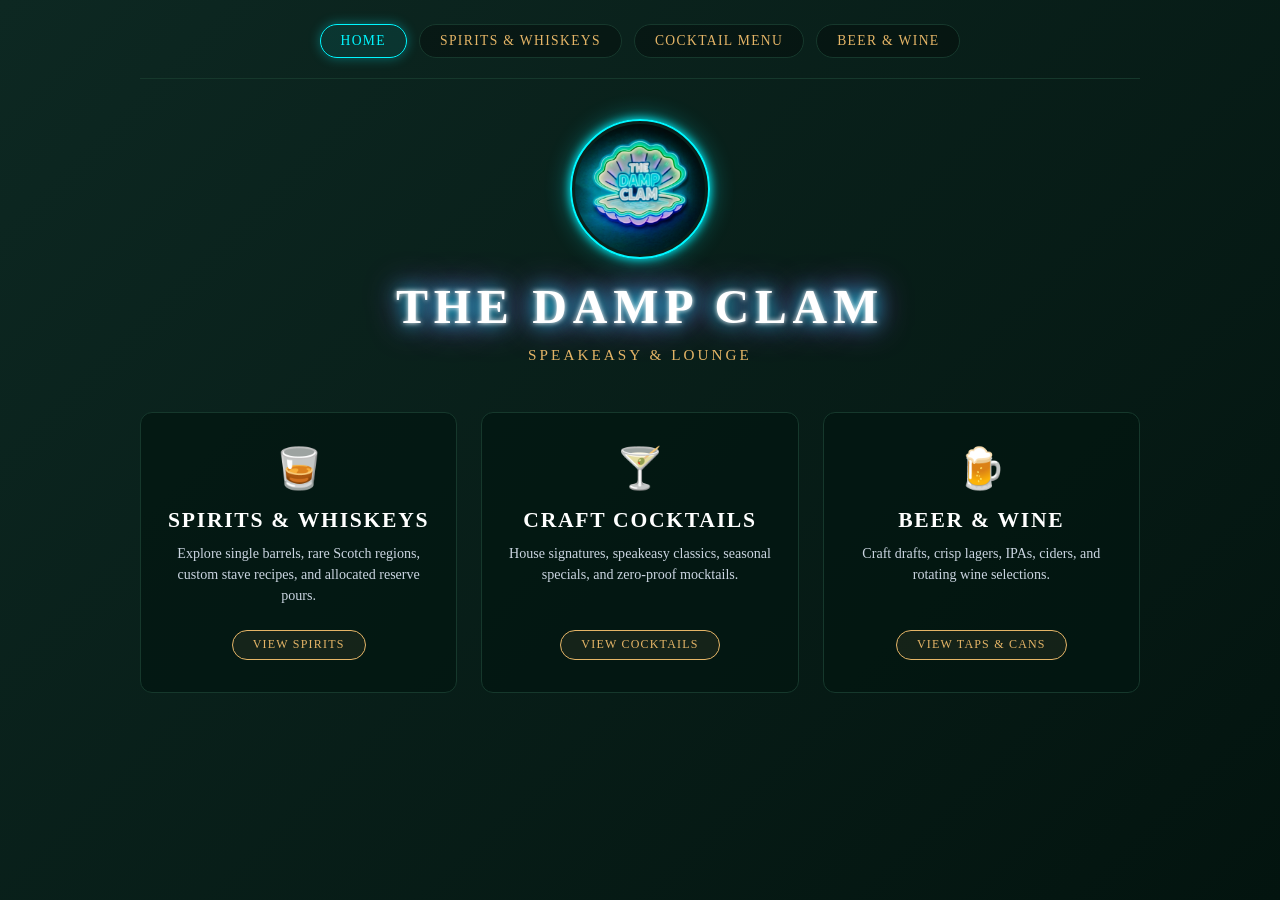
<file: Index.html>
<!DOCTYPE html>
<html lang="en">
<head>
  <meta charset="UTF-8" />
  <meta name="viewport" content="width=device-width, initial-scale=1.0" />
  <title>The Damp Clam — Home</title>
  <style>
    :root {
      --bg-gradient: linear-gradient(135deg, #0d2822 0%, #03140f 100%);
      --card-bg: rgba(2, 22, 17, 0.75);
      --neon-cyan: #00f7ff;
      --neon-green: #39ff14;
      --neon-purple: #c042ff;
      --neon-pink: #ff2a8d;
      --neon-gold: #ffd700;
      --gold-amber: #e5b567;
      --off-white: #f8fafc;
      --border: #16382c;
      --font: "Georgia", Times, serif;
    }

    * { box-sizing: border-box; margin: 0; padding: 0; }

    body {
      font-family: var(--font);
      background-image: var(--bg-gradient);
      background-attachment: fixed;
      color: var(--off-white);
      padding: 1.5rem 1rem 3rem;
      min-height: 100vh;
    }

    .container { max-width: 1000px; margin: 0 auto; }

    /* Top Global Navigation Bar */
    nav.site-nav {
      display: flex;
      justify-content: center;
      gap: 0.75rem;
      flex-wrap: wrap;
      margin-bottom: 2.5rem;
      padding-bottom: 1.25rem;
      border-bottom: 1px solid var(--border);
    }

    .nav-link {
      text-decoration: none;
      color: var(--gold-amber);
      font-size: 0.85rem;
      text-transform: uppercase;
      letter-spacing: 0.1em;
      padding: 0.5rem 1.25rem;
      border-radius: 20px;
      border: 1px solid var(--border);
      background: rgba(0, 0, 0, 0.3);
      transition: all 0.25s ease;
    }

    .nav-link:hover, .nav-link.active {
      color: var(--neon-cyan);
      border-color: var(--neon-cyan);
      box-shadow: 0 0 12px rgba(0, 247, 255, 0.35);
      background: rgba(0, 247, 255, 0.08);
    }

    /* Header */
    header {
      display: flex;
      flex-direction: column;
      align-items: center;
      text-align: center;
      gap: 0.75rem;
      margin-bottom: 3rem;
    }

    .logo-circle-container {
      width: 140px;
      height: 140px;
      border-radius: 50%;
      padding: 3px;
      background: radial-gradient(circle, rgba(0, 247, 255, 0.25) 0%, transparent 70%);
      border: 2px solid var(--neon-cyan);
      box-shadow: 0 0 10px var(--neon-cyan), 0 0 25px rgba(0, 247, 255, 0.45);
      overflow: hidden;
      margin-bottom: 0.5rem;
    }

    .logo-circle-container img {
      width: 100%; height: 100%; object-fit: cover; border-radius: 50%; display: block;
    }

    h1 {
      font-size: clamp(2rem, 8vw, 3rem);
      font-weight: 700;
      color: #fff;
      text-transform: uppercase;
      letter-spacing: 0.12em;
      text-shadow: 0 0 5px #fff, 0 0 20px var(--neon-cyan), 0 0 35px var(--neon-purple);
    }

    .header-subtext {
      font-size: 0.95rem;
      color: var(--gold-amber);
      text-transform: uppercase;
      letter-spacing: 0.2em;
    }

    /* Navigation Hub Cards */
    .hub-grid {
      display: grid;
      grid-template-columns: repeat(auto-fit, minmax(280px, 1fr));
      gap: 1.5rem;
      margin-top: 1rem;
    }

    .hub-card {
      background: var(--card-bg);
      border: 1px solid var(--border);
      border-radius: 12px;
      padding: 2rem 1.5rem;
      text-align: center;
      text-decoration: none;
      color: inherit;
      display: flex;
      flex-direction: column;
      justify-content: space-between;
      transition: all 0.3s ease;
    }

    .hub-card:hover {
      border-color: var(--neon-cyan);
      box-shadow: 0 0 20px rgba(0, 247, 255, 0.3);
      transform: translateY(-4px);
    }

    .hub-icon {
      font-size: 2.5rem;
      margin-bottom: 1rem;
    }

    .hub-title {
      font-size: 1.35rem;
      font-weight: 600;
      color: #fff;
      margin-bottom: 0.6rem;
      text-transform: uppercase;
      letter-spacing: 0.08em;
    }

    .hub-desc {
      font-size: 0.88rem;
      color: #cbd5e1;
      line-height: 1.5;
      margin-bottom: 1.5rem;
    }

    .hub-btn {
      align-self: center;
      font-size: 0.75rem;
      text-transform: uppercase;
      letter-spacing: 0.1em;
      color: var(--gold-amber);
      border: 1px solid var(--gold-amber);
      padding: 0.4rem 1.25rem;
      border-radius: 20px;
      background: rgba(229, 181, 103, 0.08);
      transition: all 0.2s ease;
    }

    .hub-card:hover .hub-btn {
      color: #fff;
      border-color: var(--neon-cyan);
      background: rgba(0, 247, 255, 0.2);
    }
  </style>
</head>
<body>
  <div class="container">
    <nav class="site-nav">
      <a href="index.html" class="nav-link active">Home</a>
      <a href="spirits.html" class="nav-link">Spirits & Whiskeys</a>
      <a href="cocktails.html" class="nav-link">Cocktail Menu</a>
      <a href="beer-wine.html" class="nav-link">Beer & Wine</a>
    </nav>

    <header>
      <div class="logo-circle-container">
        <img src="logo.jpg" alt="The Damp Clam Logo" />
      </div>
      <h1>The Damp Clam</h1>
      <div class="header-subtext">Speakeasy & Lounge</div>
    </header>

    <main class="hub-grid">
      <a href="spirits.html" class="hub-card">
        <div>
          <div class="hub-icon">🥃</div>
          <div class="hub-title">Spirits & Whiskeys</div>
          <div class="hub-desc">Explore single barrels, rare Scotch regions, custom stave recipes, and allocated reserve pours.</div>
        </div>
        <span class="hub-btn">View Spirits</span>
      </a>

      <a href="cocktails.html" class="hub-card">
        <div>
          <div class="hub-icon">🍸</div>
          <div class="hub-title">Craft Cocktails</div>
          <div class="hub-desc">House signatures, speakeasy classics, seasonal specials, and zero-proof mocktails.</div>
        </div>
        <span class="hub-btn">View Cocktails</span>
      </a>

      <a href="beer-wine.html" class="hub-card">
        <div>
          <div class="hub-icon">🍺</div>
          <div class="hub-title">Beer & Wine</div>
          <div class="hub-desc">Craft drafts, crisp lagers, IPAs, ciders, and rotating wine selections.</div>
        </div>
        <span class="hub-btn">View Taps & Cans</span>
      </a>
    </main>
  </div>
</body>
</html>
</file>
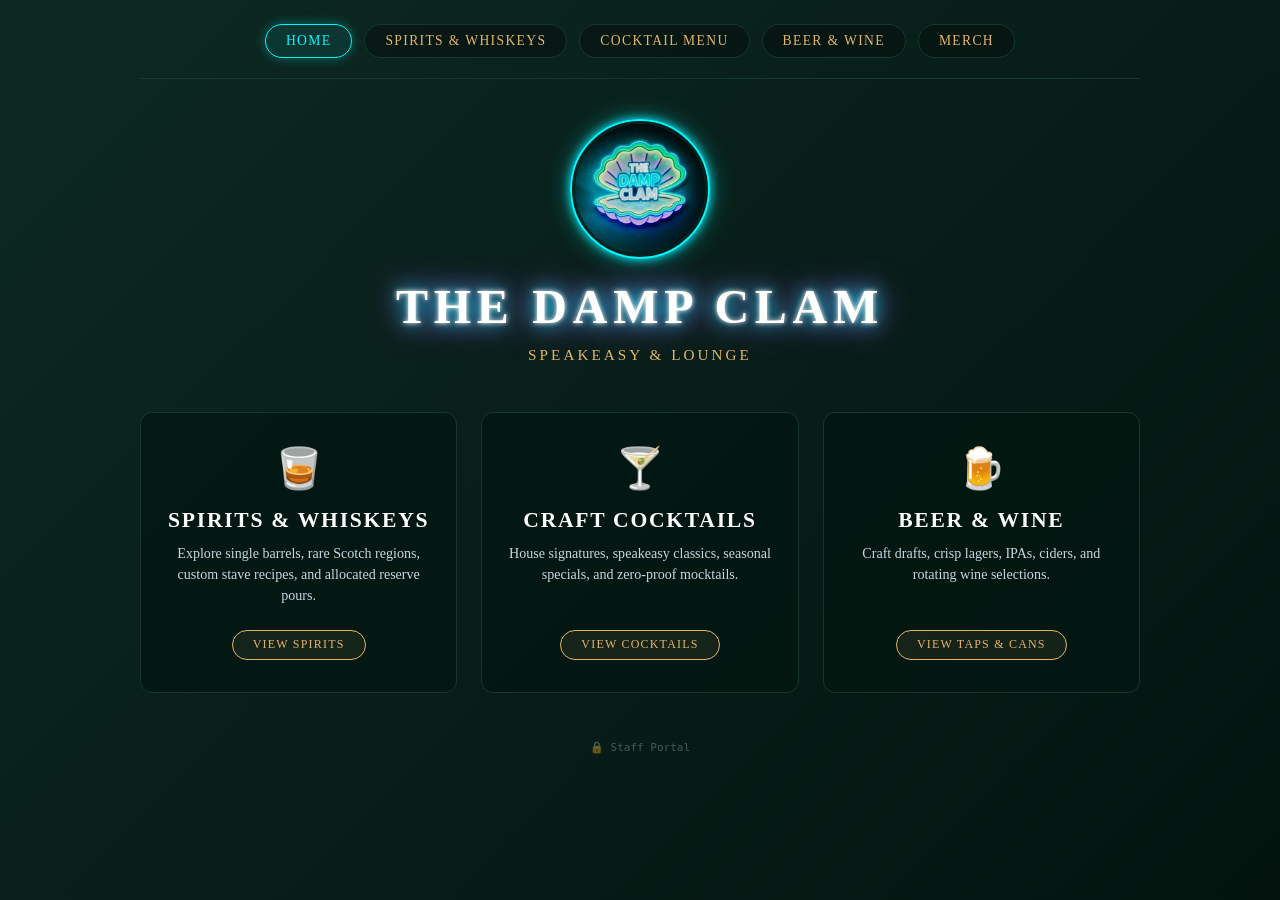
<file: index.html>
<!DOCTYPE html>
<html lang="en">
<head>
  <meta charset="UTF-8" />
  <meta name="viewport" content="width=device-width, initial-scale=1.0" />
  <title>The Damp Clam — Home</title>
  <!-- Website Favicon -->
<link rel="icon" type="image/jpeg" href="logo.jpg" />
<link rel="apple-touch-icon" href="logo.jpg" />  
  <style>
    :root {
      --bg-gradient: linear-gradient(135deg, #0d2822 0%, #03140f 100%);
      --card-bg: rgba(2, 22, 17, 0.75);
      --neon-cyan: #00f7ff;
      --neon-green: #39ff14;
      --neon-purple: #c042ff;
      --neon-pink: #ff2a8d;
      --neon-gold: #ffd700;
      --gold-amber: #e5b567;
      --off-white: #f8fafc;
      --border: #16382c;
      --font: "Georgia", Times, serif;
    }

    * { box-sizing: border-box; margin: 0; padding: 0; }

    body {
      font-family: var(--font);
      background-image: var(--bg-gradient);
      background-attachment: fixed;
      color: var(--off-white);
      padding: 1.5rem 1rem 3rem;
      min-height: 100vh;
    }

    .container { max-width: 1000px; margin: 0 auto; }

    /* Top Global Navigation Bar */
    nav.site-nav {
      display: flex;
      justify-content: center;
      gap: 0.75rem;
      flex-wrap: wrap;
      margin-bottom: 2.5rem;
      padding-bottom: 1.25rem;
      border-bottom: 1px solid var(--border);
    }

    .nav-link {
      text-decoration: none;
      color: var(--gold-amber);
      font-size: 0.85rem;
      text-transform: uppercase;
      letter-spacing: 0.1em;
      padding: 0.5rem 1.25rem;
      border-radius: 20px;
      border: 1px solid var(--border);
      background: rgba(0, 0, 0, 0.3);
      transition: all 0.25s ease;
    }

    .nav-link:hover, .nav-link.active {
      color: var(--neon-cyan);
      border-color: var(--neon-cyan);
      box-shadow: 0 0 12px rgba(0, 247, 255, 0.35);
      background: rgba(0, 247, 255, 0.08);
    }

    /* Header */
    header {
      display: flex;
      flex-direction: column;
      align-items: center;
      text-align: center;
      gap: 0.75rem;
      margin-bottom: 3rem;
    }

    .logo-circle-container {
      width: 140px;
      height: 140px;
      border-radius: 50%;
      padding: 3px;
      background: radial-gradient(circle, rgba(0, 247, 255, 0.25) 0%, transparent 70%);
      border: 2px solid var(--neon-cyan);
      box-shadow: 0 0 10px var(--neon-cyan), 0 0 25px rgba(0, 247, 255, 0.45);
      overflow: hidden;
      margin-bottom: 0.5rem;
    }

    .logo-circle-container img {
      width: 100%; height: 100%; object-fit: cover; border-radius: 50%; display: block;
    }

    h1 {
      font-size: clamp(2rem, 8vw, 3rem);
      font-weight: 700;
      color: #fff;
      text-transform: uppercase;
      letter-spacing: 0.12em;
      text-shadow: 0 0 5px #fff, 0 0 20px var(--neon-cyan), 0 0 35px var(--neon-purple);
    }

    .header-subtext {
      font-size: 0.95rem;
      color: var(--gold-amber);
      text-transform: uppercase;
      letter-spacing: 0.2em;
    }

    /* Navigation Hub Cards */
    .hub-grid {
      display: grid;
      grid-template-columns: repeat(auto-fit, minmax(280px, 1fr));
      gap: 1.5rem;
      margin-top: 1rem;
    }

    .hub-card {
      background: var(--card-bg);
      border: 1px solid var(--border);
      border-radius: 12px;
      padding: 2rem 1.5rem;
      text-align: center;
      text-decoration: none;
      color: inherit;
      display: flex;
      flex-direction: column;
      justify-content: space-between;
      transition: all 0.3s ease;
    }

    .hub-card:hover {
      border-color: var(--neon-cyan);
      box-shadow: 0 0 20px rgba(0, 247, 255, 0.3);
      transform: translateY(-4px);
    }

    .hub-icon {
      font-size: 2.5rem;
      margin-bottom: 1rem;
    }

    .hub-title {
      font-size: 1.35rem;
      font-weight: 600;
      color: #fff;
      margin-bottom: 0.6rem;
      text-transform: uppercase;
      letter-spacing: 0.08em;
    }

    .hub-desc {
      font-size: 0.88rem;
      color: #cbd5e1;
      line-height: 1.5;
      margin-bottom: 1.5rem;
    }

    .hub-btn {
      align-self: center;
      font-size: 0.75rem;
      text-transform: uppercase;
      letter-spacing: 0.1em;
      color: var(--gold-amber);
      border: 1px solid var(--gold-amber);
      padding: 0.4rem 1.25rem;
      border-radius: 20px;
      background: rgba(229, 181, 103, 0.08);
      transition: all 0.2s ease;
    }

    .hub-card:hover .hub-btn {
      color: #fff;
      border-color: var(--neon-cyan);
      background: rgba(0, 247, 255, 0.2);
    }
  </style>
</head>
<body>
  <div class="container">
    <nav class="site-nav">
      <a href="index.html" class="nav-link active">Home</a>
      <a href="spirits.html" class="nav-link">Spirits & Whiskeys</a>
      <a href="cocktails.html" class="nav-link">Cocktail Menu</a>
      <a href="beer-wine.html" class="nav-link">Beer & Wine</a>
      <a href="merch.html" class="nav-link">Merch</a>
    </nav>

    <header>
      <div class="logo-circle-container">
        <img src="logo.jpg" alt="The Damp Clam Logo" />
      </div>
      <h1>The Damp Clam</h1>
      <div class="header-subtext">Speakeasy & Lounge</div>
    </header>

    <main class="hub-grid">
      <a href="spirits.html" class="hub-card">
        <div>
          <div class="hub-icon">🥃</div>
          <div class="hub-title">Spirits & Whiskeys</div>
          <div class="hub-desc">Explore single barrels, rare Scotch regions, custom stave recipes, and allocated reserve pours.</div>
        </div>
        <span class="hub-btn">View Spirits</span>
      </a>

      <a href="cocktails.html" class="hub-card">
        <div>
          <div class="hub-icon">🍸</div>
          <div class="hub-title">Craft Cocktails</div>
          <div class="hub-desc">House signatures, speakeasy classics, seasonal specials, and zero-proof mocktails.</div>
        </div>
        <span class="hub-btn">View Cocktails</span>
      </a>

      <a href="beer-wine.html" class="hub-card">
        <div>
          <div class="hub-icon">🍺</div>
          <div class="hub-title">Beer & Wine</div>
          <div class="hub-desc">Craft drafts, crisp lagers, IPAs, ciders, and rotating wine selections.</div>
        </div>
        <span class="hub-btn">View Taps & Cans</span>
      </a>
    </main>
  </div>
</body>
<!-- Footer / Staff Quick Link -->
<div style="margin-top: 32px; padding: 16px 0; text-align: center; font-family: monospace; font-size: 11px; opacity: 0.45;">
        <a href="admin/manager.html" style="color: #94a3b8; text-decoration: none;">🔒 Staff Portal</a>
    </div>
</body>
</html>
</file>
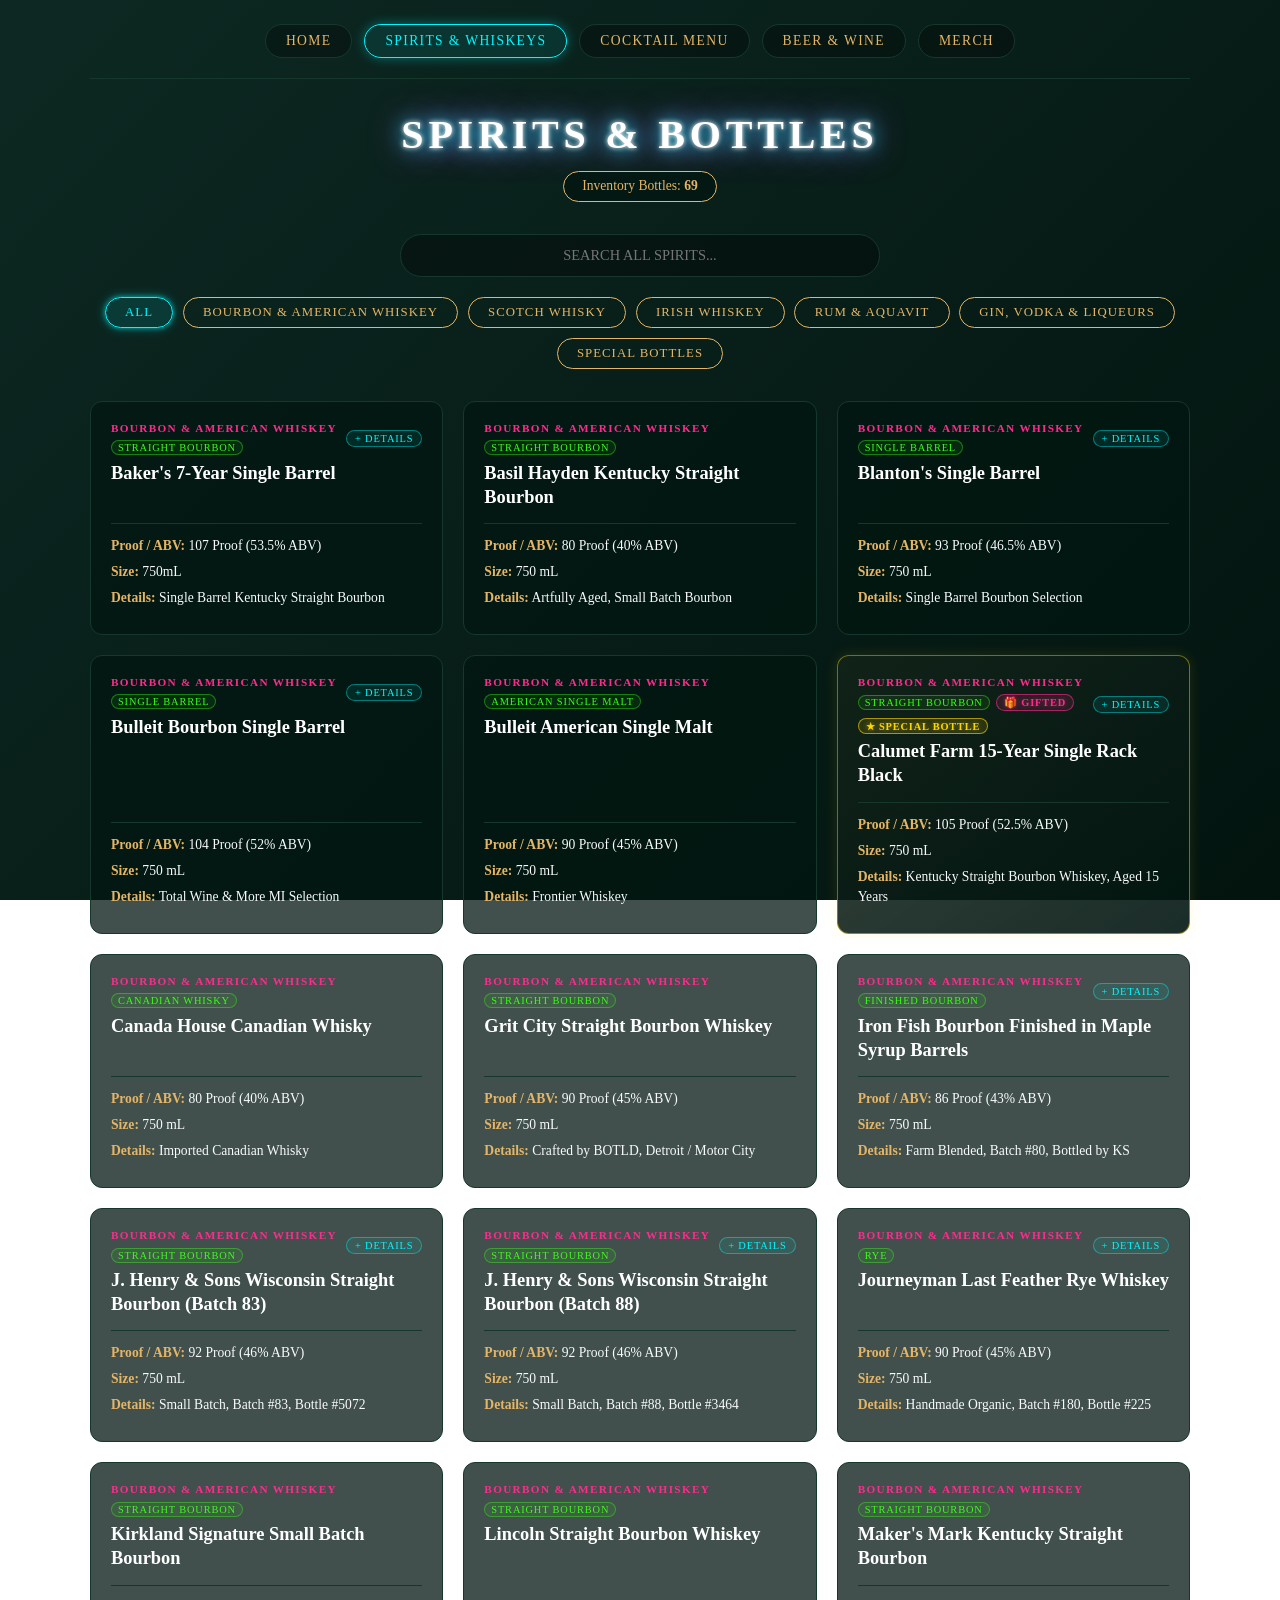
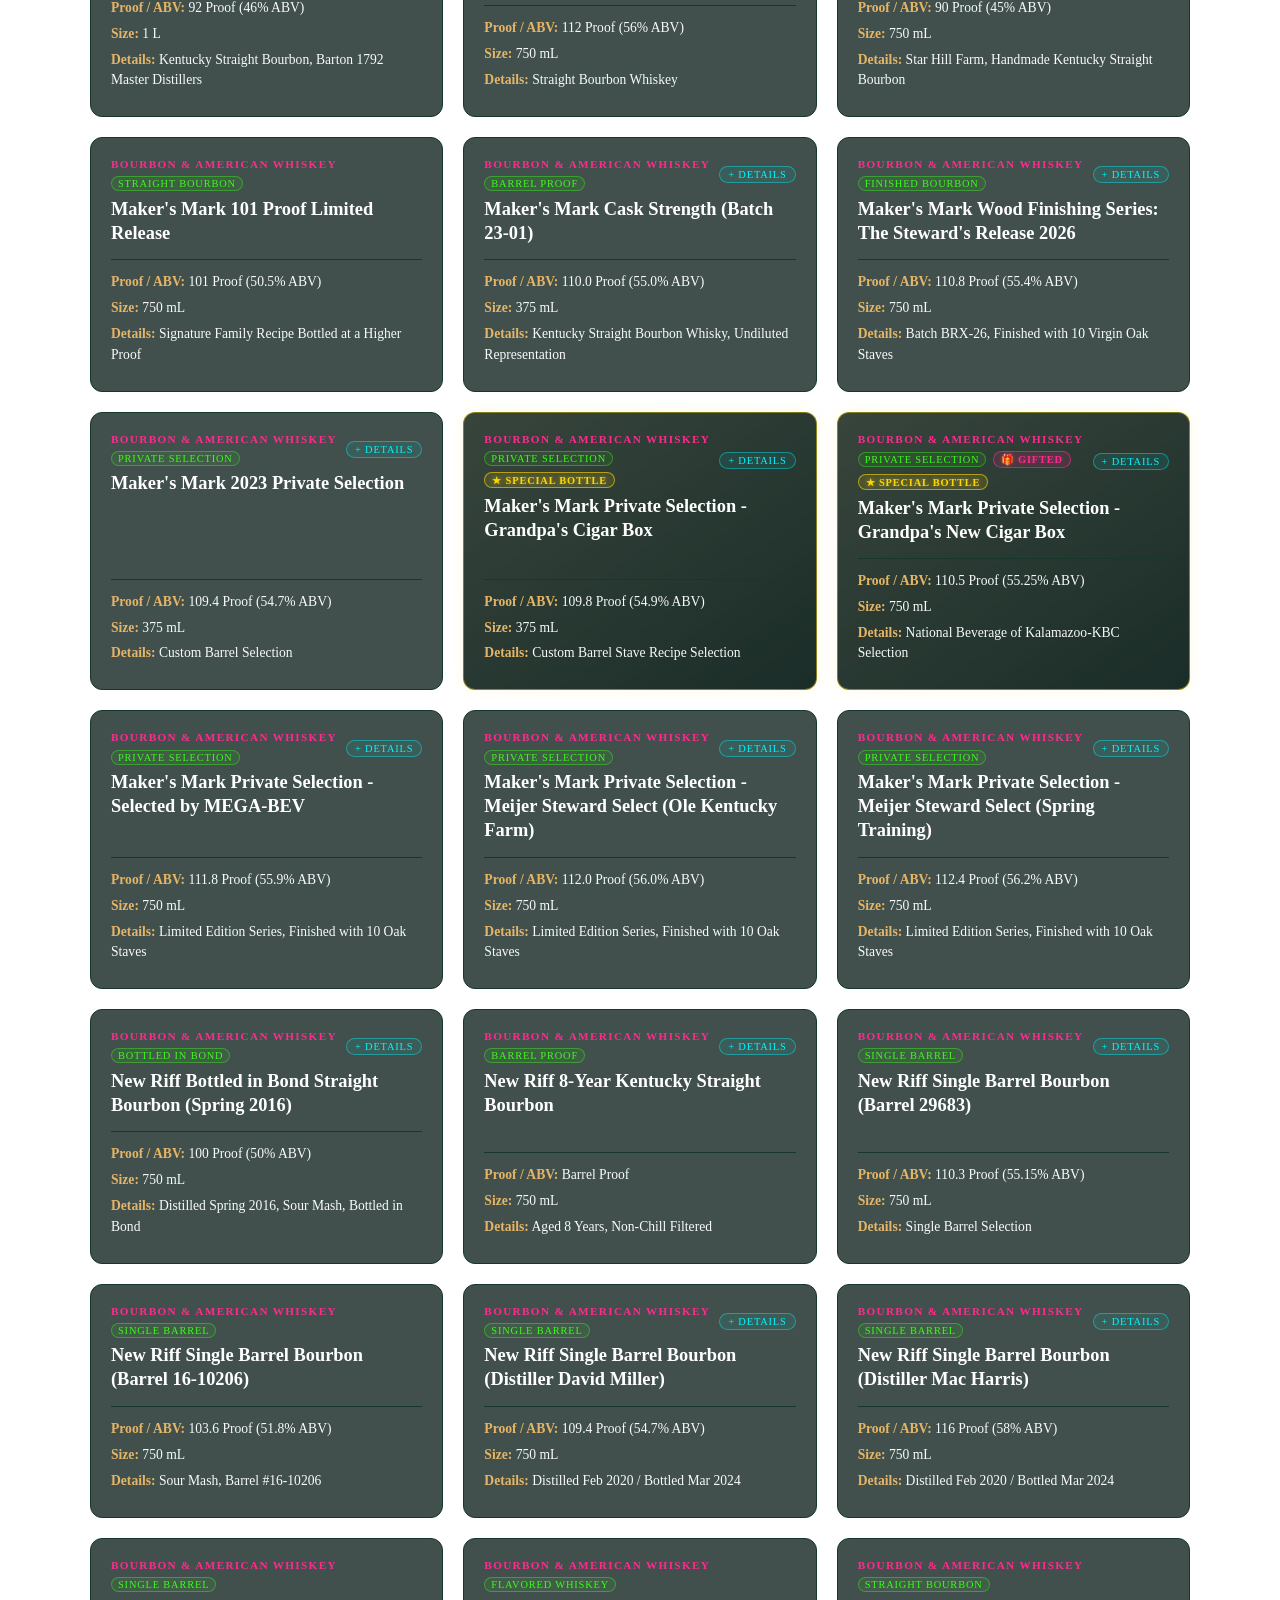
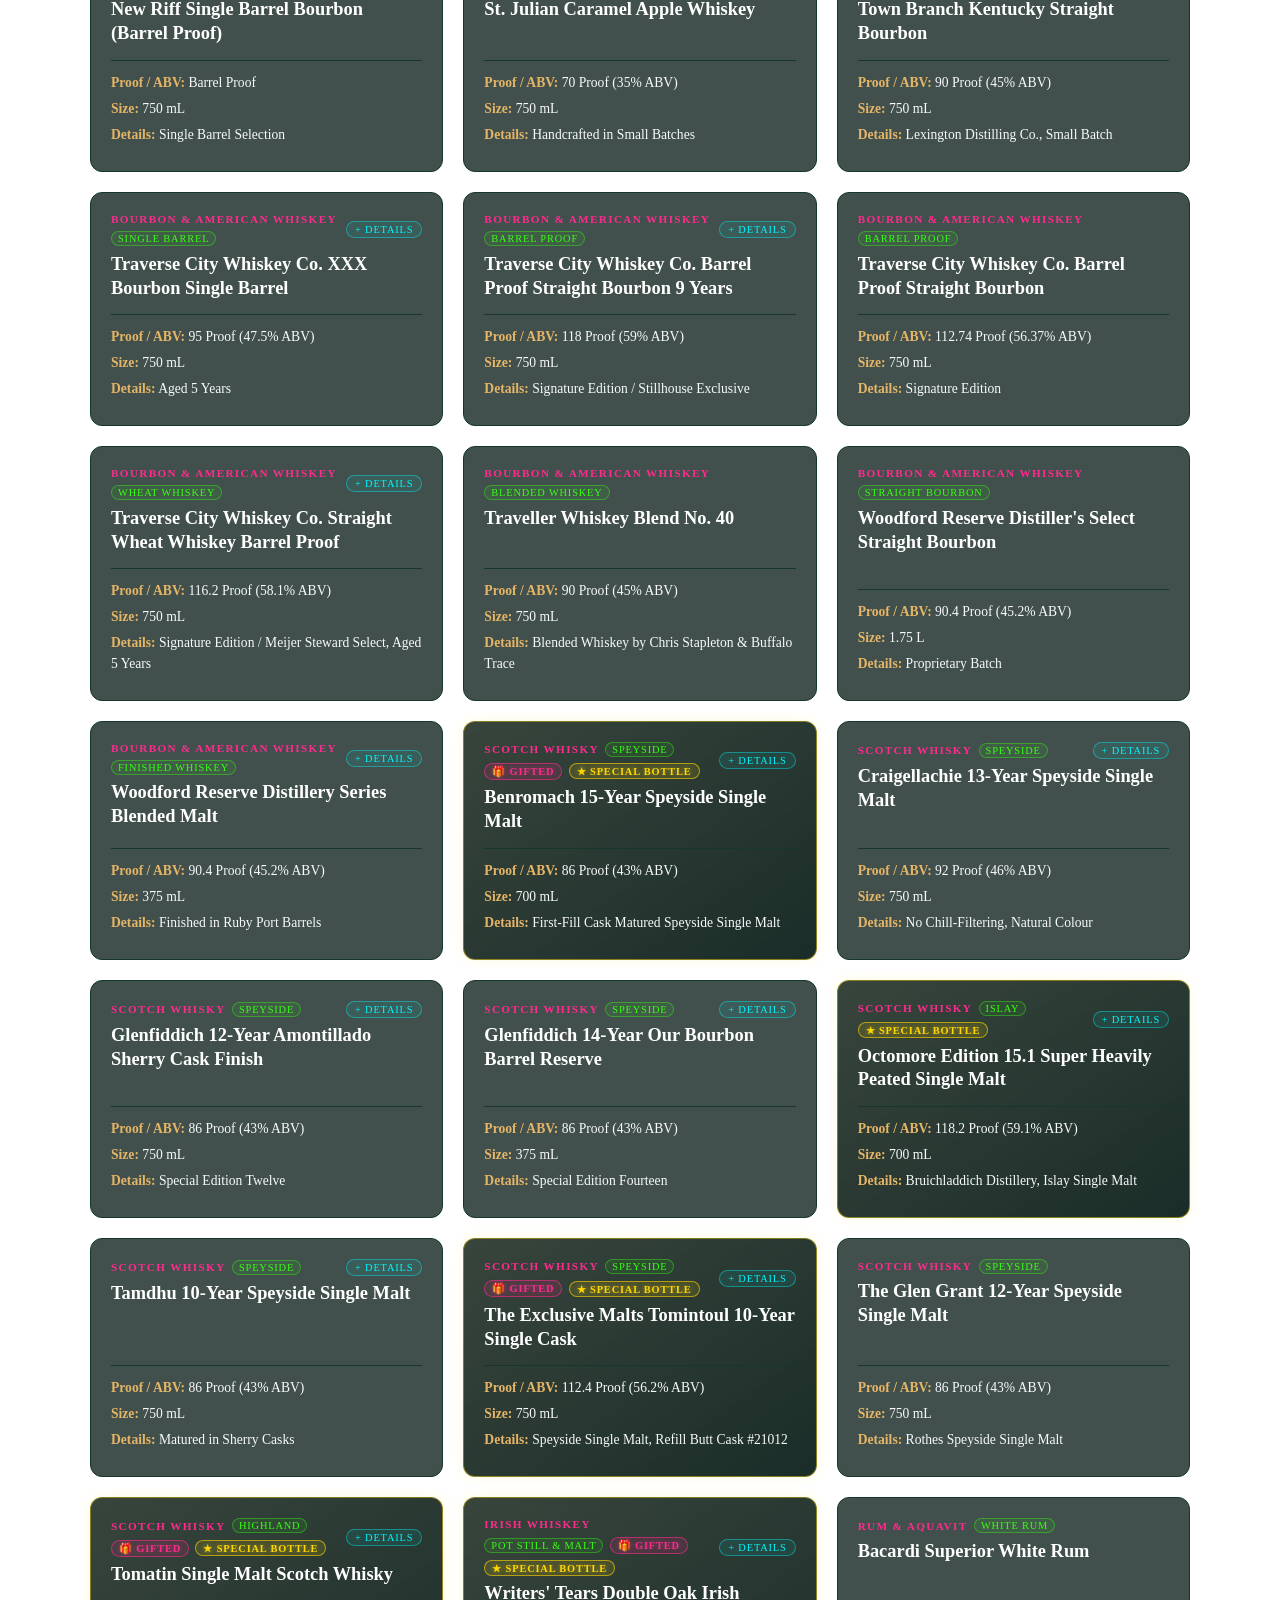
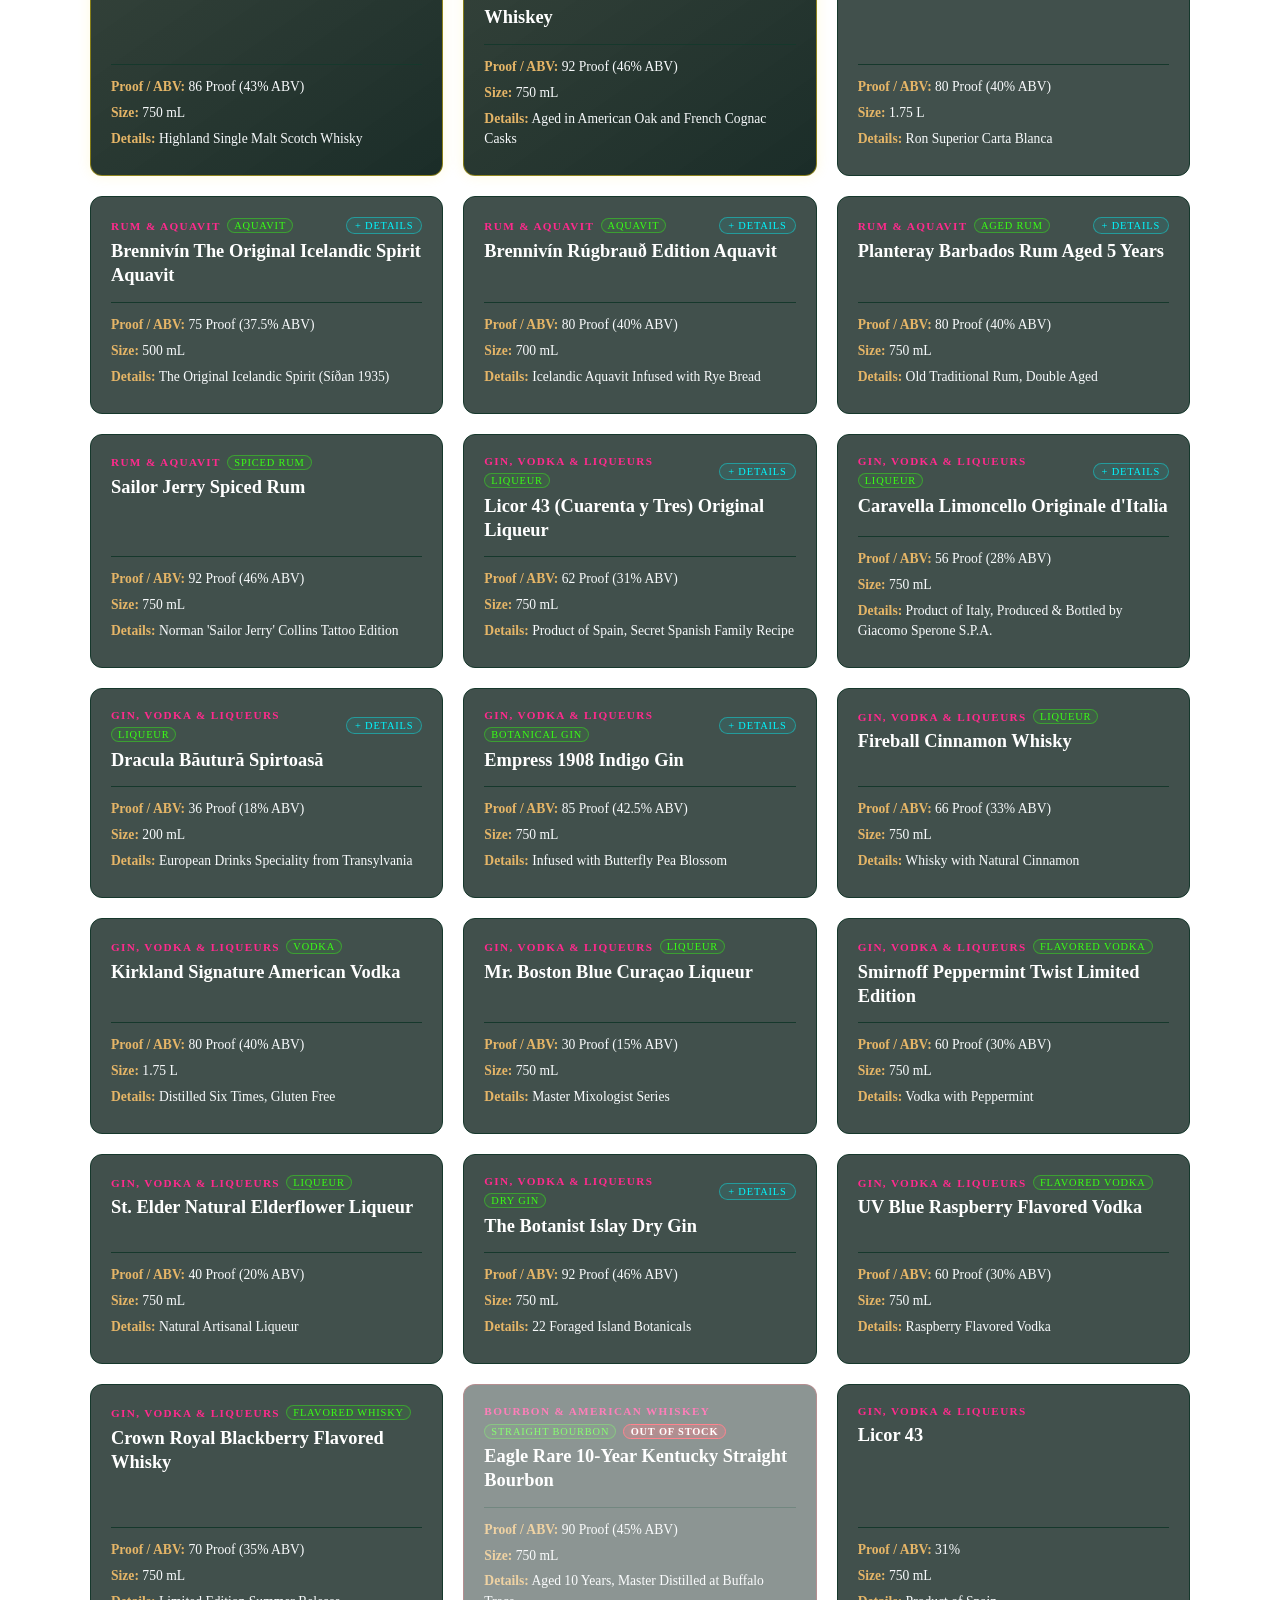
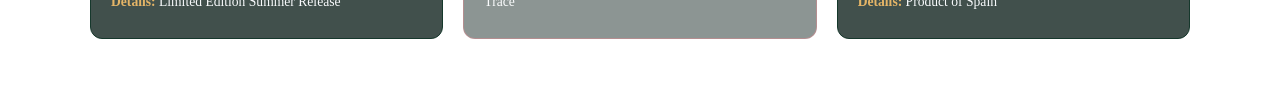
<file: spirits.html>
<!DOCTYPE html>
<html lang="en">
<head>
  <meta charset="UTF-8" />
  <meta name="viewport" content="width=device-width, initial-scale=1.0" />
  <title>The Damp Clam — Spirits Inventory</title>
  
  <!-- Website Favicon -->
  <link rel="icon" type="image/jpeg" href="logo.jpg" />
  <link rel="apple-touch-icon" href="logo.jpg" />

  <style>
    :root {
      --bg-gradient: linear-gradient(135deg, #0d2822 0%, #03140f 100%);
      --card-bg: rgba(2, 22, 17, 0.75);
      --neon-cyan: #00f7ff;
      --neon-green: #39ff14;
      --neon-purple: #c042ff;
      --neon-pink: #ff2a8d;
      --neon-gold: #ffd700;
      --neon-red: #ff3344;
      --gold-amber: #e5b567;
      --off-white: #f8fafc;
      --border: #16382c;
      --font: "Georgia", Times, serif;
    }

    * { box-sizing: border-box; margin: 0; padding: 0; }

    body {
      font-family: var(--font);
      background-image: var(--bg-gradient);
      background-attachment: fixed;
      color: var(--off-white);
      padding: 1.5rem 1rem 3rem;
      min-height: 100vh;
    }

    .container { max-width: 1100px; margin: 0 auto; }

    nav.site-nav {
      display: flex;
      justify-content: center;
      gap: 0.75rem;
      flex-wrap: wrap;
      margin-bottom: 2rem;
      padding-bottom: 1.25rem;
      border-bottom: 1px solid var(--border);
    }

    .nav-link {
      text-decoration: none;
      color: var(--gold-amber);
      font-size: 0.85rem;
      text-transform: uppercase;
      letter-spacing: 0.1em;
      padding: 0.5rem 1.25rem;
      border-radius: 20px;
      border: 1px solid var(--border);
      background: rgba(0, 0, 0, 0.3);
      transition: all 0.25s ease;
    }

    .nav-link:hover, .nav-link.active {
      color: var(--neon-cyan);
      border-color: var(--neon-cyan);
      box-shadow: 0 0 12px rgba(0, 247, 255, 0.35);
      background: rgba(0, 247, 255, 0.08);
    }

    header {
      display: flex;
      flex-direction: column;
      align-items: center;
      text-align: center;
      gap: 0.5rem;
      margin-bottom: 2rem;
    }

    h1 {
      font-size: clamp(1.8rem, 7vw, 2.5rem);
      font-weight: 700;
      color: #fff;
      text-transform: uppercase;
      letter-spacing: 0.12em;
      text-shadow: 0 0 5px #fff, 0 0 20px var(--neon-cyan), 0 0 35px var(--neon-purple);
    }

    .stats {
      font-size: 0.85rem;
      color: var(--gold-amber);
      background: var(--card-bg);
      padding: 0.4rem 1.15rem;
      border-radius: 20px;
      border: 1px solid var(--gold-amber);
      margin-top: 0.3rem;
    }

    .controls {
      display: flex;
      flex-direction: column;
      align-items: center;
      gap: 1.25rem;
      margin-bottom: 2rem;
    }

    .search-bar {
      width: 100%;
      max-width: 480px;
      padding: 0.75rem 1.25rem;
      border-radius: 25px;
      border: 1px solid var(--border);
      background: rgba(0, 0, 0, 0.35);
      color: var(--off-white);
      font-size: 0.9rem;
      text-align: center;
      font-family: inherit;
    }

    .search-bar:focus {
      outline: none;
      border-color: var(--neon-cyan);
      box-shadow: 0 0 12px rgba(0, 247, 255, 0.5);
    }

    .filters {
      display: flex;
      flex-wrap: wrap;
      justify-content: center;
      gap: 0.6rem;
      width: 100%;
    }

    .filter-btn {
      background: transparent;
      color: var(--gold-amber);
      border: 1px solid var(--gold-amber);
      padding: 0.45rem 1.2rem;
      border-radius: 20px;
      cursor: pointer;
      font-size: 0.8rem;
      text-transform: uppercase;
      letter-spacing: 0.08em;
      font-family: inherit;
      transition: all 0.2s ease;
    }

    .filter-btn:hover { background: rgba(229, 181, 103, 0.12); }

    .filter-btn.active {
      background: rgba(0, 247, 255, 0.1);
      color: var(--neon-cyan);
      border-color: var(--neon-cyan);
      box-shadow: 0 0 5px rgba(0, 247, 255, 0.6), 0 0 12px rgba(0, 247, 255, 0.3);
    }

    .subfilters {
      display: none;
      flex-wrap: wrap;
      justify-content: center;
      gap: 0.45rem;
      width: 100%;
      padding-top: 0.25rem;
    }

    .subfilters.visible { display: flex; }

    .subfilter-btn {
      background: rgba(0, 0, 0, 0.25);
      color: #94a3b8;
      border: 1px solid #1e4a3b;
      padding: 0.3rem 0.85rem;
      border-radius: 15px;
      cursor: pointer;
      font-size: 0.72rem;
      text-transform: uppercase;
      letter-spacing: 0.06em;
      font-family: inherit;
      transition: all 0.2s ease;
    }

    .subfilter-btn:hover { color: var(--neon-green); border-color: var(--neon-green); }

    .subfilter-btn.active {
      background: rgba(57, 255, 20, 0.12);
      color: var(--neon-green);
      border-color: var(--neon-green);
      box-shadow: 0 0 8px rgba(57, 255, 20, 0.4);
    }

    .category-header-panel {
      background: rgba(2, 22, 17, 0.85);
      border: 1px solid var(--border);
      border-left: 4px solid var(--neon-cyan);
      border-radius: 8px;
      padding: 1.25rem 1.5rem;
      margin-bottom: 2rem;
      line-height: 1.6;
    }

    .category-header-panel.sub-panel { border-left-color: var(--neon-green); }
    .category-header-panel.special-panel { border-left-color: var(--neon-gold); }
    .category-header-panel.gifted-panel { border-left-color: var(--neon-pink); }

    .panel-title {
      font-size: 1.15rem;
      font-weight: 700;
      color: #fff;
      text-transform: uppercase;
      letter-spacing: 0.08em;
      margin-bottom: 0.4rem;
    }

    .panel-desc { font-size: 0.88rem; color: #e2e8f0; }

    .grid {
      display: grid;
      grid-template-columns: repeat(auto-fill, minmax(300px, 1fr));
      gap: 1.25rem;
    }

    .card {
      background: var(--card-bg);
      border: 1px solid var(--border);
      border-radius: 12px;
      padding: 1.25rem;
      display: flex;
      flex-direction: column;
      justify-content: space-between;
      transition: all 0.25s ease;
      position: relative;
    }

    .card.interactive { cursor: pointer; }
    .card.interactive:hover {
      border-color: rgba(0, 247, 255, 0.5);
      box-shadow: 0 0 18px rgba(0, 247, 255, 0.25);
    }

    .card.is-special {
      border-color: rgba(255, 215, 0, 0.45);
      box-shadow: 0 0 14px rgba(255, 215, 0, 0.12);
      background: linear-gradient(145deg, rgba(20, 36, 26, 0.85) 0%, rgba(2, 22, 17, 0.9) 100%);
    }

    .card.out-of-stock {
      opacity: 0.6;
      border-color: rgba(255, 51, 68, 0.35);
    }

    .card.out-of-stock:hover {
      border-color: var(--neon-red);
      box-shadow: 0 0 15px rgba(255, 51, 68, 0.25);
    }

    .badge-out {
      font-size: 0.65rem;
      letter-spacing: 0.08em;
      text-transform: uppercase;
      color: #fff;
      background: rgba(255, 51, 68, 0.25);
      border: 1px solid var(--neon-red);
      padding: 1px 7px;
      border-radius: 10px;
      font-weight: bold;
      text-shadow: 0 0 5px var(--neon-red);
    }

    .card-top {
      display: flex;
      justify-content: space-between;
      align-items: center;
      margin-bottom: 0.4rem;
      gap: 0.5rem;
    }

    .card-badges-left {
      display: flex;
      align-items: center;
      gap: 0.4rem;
      flex-wrap: wrap;
    }

    .card-category {
      font-size: 0.7rem;
      text-transform: uppercase;
      letter-spacing: 0.12em;
      color: var(--neon-pink);
      font-weight: bold;
    }

    .card-subcategory {
      font-size: 0.65rem;
      text-transform: uppercase;
      letter-spacing: 0.08em;
      color: var(--neon-green);
      border: 1px solid rgba(57, 255, 20, 0.4);
      background: rgba(57, 255, 20, 0.08);
      padding: 1px 6px;
      border-radius: 8px;
    }

    .badge-gifted {
      font-size: 0.65rem;
      letter-spacing: 0.08em;
      text-transform: uppercase;
      color: var(--neon-pink);
      border: 1px solid rgba(255, 42, 141, 0.6);
      background: rgba(255, 42, 141, 0.12);
      padding: 1px 7px;
      border-radius: 10px;
      font-weight: bold;
      text-shadow: 0 0 5px rgba(255, 42, 141, 0.5);
    }

    .badge-special {
      font-size: 0.65rem;
      letter-spacing: 0.08em;
      text-transform: uppercase;
      color: var(--neon-gold);
      border: 1px solid rgba(255, 215, 0, 0.6);
      background: rgba(255, 215, 0, 0.12);
      padding: 1px 7px;
      border-radius: 10px;
      font-weight: bold;
      text-shadow: 0 0 5px rgba(255, 215, 0, 0.5);
    }

    .badge-expand {
      font-size: 0.65rem;
      letter-spacing: 0.08em;
      text-transform: uppercase;
      color: var(--neon-cyan);
      border: 1px solid rgba(0, 247, 255, 0.4);
      padding: 2px 8px;
      border-radius: 10px;
      background: rgba(0, 247, 255, 0.08);
      white-space: nowrap;
    }

    .card.expanded .badge-expand {
      background: rgba(0, 247, 255, 0.2);
      border-color: var(--neon-cyan);
    }

    .card-title {
      font-size: 1.15rem;
      font-weight: 600;
      color: #fff;
      margin-bottom: 0.85rem;
      line-height: 1.3;
    }

    .card-details {
      font-size: 0.85rem;
      color: var(--off-white);
      line-height: 1.5;
      border-top: 1px solid var(--border);
      padding-top: 0.75rem;
    }

    .card-details div { margin-bottom: 0.35rem; }
    .card-details strong { color: var(--gold-amber); font-weight: 600; }

    .extra-details {
      display: none;
      margin-top: 0.6rem;
      background: rgba(0, 0, 0, 0.2);
      border-radius: 6px;
      padding: 0.6rem;
    }

    .card.expanded .extra-details { display: block; }

    .extra-item {
      font-size: 0.8rem;
      line-height: 1.45;
      margin-bottom: 0.35rem;
      color: #e2e8f0;
    }

    .extra-item strong { color: var(--neon-cyan); }

    .extra-item.gift-highlight {
      background: rgba(255, 42, 141, 0.08);
      border-left: 2px solid var(--neon-pink);
      padding: 0.3rem 0.5rem;
      border-radius: 4px;
      margin-bottom: 0.45rem;
    }

    .extra-item.gift-highlight strong { color: var(--neon-pink); }

    .extra-item.special-highlight {
      background: rgba(255, 215, 0, 0.08);
      border-left: 2px solid var(--neon-gold);
      padding: 0.3rem 0.5rem;
      border-radius: 4px;
      margin-bottom: 0.45rem;
    }

    .extra-item.special-highlight strong { color: var(--neon-gold); }

    .tasting-notes { font-style: italic; color: #cbd5e1; }

    .empty-state {
      text-align: center;
      padding: 4rem 1rem;
      color: var(--gold-amber);
      grid-column: 1 / -1;
      font-size: 1.1rem;
    }
  </style>
</head>
<body>
  <div class="container">
    <nav class="site-nav">
      <a href="index.html" class="nav-link">Home</a>
      <a href="spirits.html" class="nav-link active">Spirits & Whiskeys</a>
      <a href="cocktails.html" class="nav-link">Cocktail Menu</a>
      <a href="beer-wine.html" class="nav-link">Beer & Wine</a>
      <a href="merch.html" class="nav-link">Merch</a>
    </nav>

    <header>
      <h1>Spirits & Bottles</h1>
      <div class="stats" id="totalCount">Inventory Bottles: <strong>0</strong></div>
    </header>

    <div class="controls">
      <input type="text" id="searchInput" class="search-bar" placeholder="SEARCH ALL SPIRITS..." />
      <div class="filters" id="filterContainer"></div>
      <div class="subfilters" id="subFilterContainer"></div>
    </div>

    <section id="categoryHeaderContainer"></section>
    <main class="grid" id="inventoryGrid"></main>
  </div>

  <script>
    const categoryInfo = {
      "Bourbon & American Whiskey": {
        title: "Bourbon & American Whiskies",
        desc: "By legal definition, <strong>Bourbon</strong> must be produced in the United States from a mashbill of at least 51% corn, distilled at no higher than 160 proof, entered into new charred oak at no higher than 125 proof, and bottled at a minimum of 80 proof without added flavoring or coloring. <em>Straight Bourbon</em> requires at least two years oak aging.",
        subs: {
          "Straight Bourbon": "Aged in new charred oak barrels for at least two years. Emphasizes rich caramel, vanilla, and sweet corn sweetness.",
          "Single Barrel": "Bottled individually from an unblended single cask, highlighting unique rickhouse aging variances.",
          "Barrel Proof": "Bottled uncut and unfiltered directly at barrel proof, retaining full essential oils and bold warmth.",
          "Finished Bourbon": "Straight bourbon matured in oak and finished in specialty casks for layered flavor notes.",
          "Private Selection": "Exclusive single-barrel or custom stave recipe barrels hand-selected for unique flavor profiles.",
          "Bottled in Bond": "Distilled in a single season by a single distiller, aged at least 4 years in a bonded warehouse, and bottled at 100 proof.",
          "Rye": "Crafted from at least 51% rye, delivering crisp black pepper, peppermint, and dry baking spices.",
          "Wheat Whiskey": "Dominant wheat mashbill that produces soft pastry sweetness and mellow oak vanilla.",
          "American Single Malt": "Distilled from 100% malted barley at a single American distillery.",
          "Canadian Whisky": "Smooth, light-bodied blended whisky with gentle cereal grain warmth.",
          "Finished Whiskey": "American whiskies finished in specialty port or wine barrels for rich fruit and oak tannins.",
          "Flavored Whiskey": "Crafted whiskey infused with natural orchard or dessert flavors.",
          "Blended Whiskey": "A balanced marriage of straight whiskies."
        }
      },
      "Scotch Whisky": {
        title: "Scotch Whisky & Regional Profiles",
        desc: "Mashed, fermented, distilled, and aged in oak casks for at least 3 years in Scotland across distinct regional terroir.",
        subs: {
          "Speyside": "World-renowned for elegant orchard fruit, heather honey sweetness, and rich sherry oak casks.",
          "Islay": "Hebridean island known for super-heavily peated malts, bonfire smoke, maritime brine, and iodine.",
          "Highland": "Scotland's largest region, producing robust malt, heather honey, and gentle coastal earthiness.",
          "Lowlands": "Soft, grassy, and floral malt characteristics historically shaped by triple distillation.",
          "Campbeltown": "Distinctive maritime salinity, subtle peat smoke, and full-bodied oily malt."
        }
      },
      "Irish Whiskey": {
        title: "Irish Whiskey Heritage",
        desc: "Distilled and aged in Ireland for at least 3 years, celebrated for its smoothness and copper pot still tradition.",
        subs: {
          "Pot Still & Malt": "Combines Single Pot Still (malted & unmalted barley) with Single Malt for a velvety, spiced finish."
        }
      },
      "Rum & Aquavit": {
        title: "Cane Spirits & Nordic Botanicals",
        desc: "Sugarcane distillates alongside Scandinavian caraway and herbal spirits.",
        subs: {
          "Aquavit": "Traditional Nordic spirit distilled with caraway and anise. Served ice cold.",
          "Aged Rum": "Cask-aged rums offering coconut, banana, vanilla, and Cognac complexity.",
          "Spiced Rum": "Infused with island spices and vanilla for punches and highballs.",
          "White Rum": "Clean, crisp column-distilled rum for light cocktails."
        }
      },
      "Gin, Vodka & Liqueurs": {
        title: "Botanicals, Pure Spirits & Cordials",
        desc: "Botanical gins, clean vodkas, and premium cocktail liqueurs.",
        subs: {
          "Dry Gin": "Classic juniper and aromatic wild botanicals.",
          "Botanical Gin": "Modern gins infused with rare florals (like butterfly pea blossoms).",
          "Vodka": "Clean, multi-distilled neutral spirit.",
          "Flavored Vodka": "Infused with natural fruits and botanicals.",
          "Liqueur": "Artisanal sweet and herbal cordials for classic cocktails."
        }
      },
      "Special Bottles": {
        title: "★ Special & Reserve Bottles",
        desc: "A curated collection of single-barrel picks, limited cask strength bottlings, custom private stave selections, rare distillery editions, and highly allocated spirits held in The Damp Clam, which hold a particularly special place in our hearts for many reasons.",
        subs: {}
      },
      "Gifted Bottles": {
        title: "🎁 Gifted Bottles",
        desc: "A special corner of The Damp Clam is reserved for gifts from our favorite people. Birthdays, holidays, milestones, or just because—these pours taste best shared with friends. So grab a drink, pull up a chair, and sit back—we’ve got a story to share.",
        subs: {}
      }
    };

    let inventory = [];
    let currentCategory = "All";
    let currentSubCategory = "All";
    let searchQuery = "";

    async function loadDataAndInit() {
      try {
        const res = await fetch("data/spirits.json");
        const data = await res.json();
        inventory = data.items || [];
      } catch (err) {
        console.error("Error loading spirits dataset:", err);
      }
      init();
    }

    function init() {
      renderFilters();
      renderSubFilters();
      renderCategoryHeader();
      renderGrid();
    }

    function renderFilters() {
      const definedCategories = [
        "All", "Bourbon & American Whiskey", "Scotch Whisky", "Irish Whiskey", "Rum & Aquavit", "Gin, Vodka & Liqueurs", "Special Bottles"
      ];
      const container = document.getElementById("filterContainer");
      container.innerHTML = definedCategories
        .map(cat => `<button class="filter-btn ${cat === currentCategory ? "active" : ""}" data-category="${cat}">${cat}</button>`)
        .join("");

      container.querySelectorAll(".filter-btn").forEach(btn => {
        btn.addEventListener("click", () => {
          currentCategory = btn.dataset.category;
          currentSubCategory = "All";
          renderFilters();
          renderSubFilters();
          renderCategoryHeader();
          renderGrid();
        });
      });
    }

    function renderSubFilters() {
      const subContainer = document.getElementById("subFilterContainer");
      if (currentCategory === "All") {
        subContainer.className = "subfilters";
        subContainer.innerHTML = "";
        return;
      }

      const subList = new Set();
      inventory.forEach(item => {
        let inView = (currentCategory === "Special Bottles") ? item.isSpecial : (item.category === currentCategory);
        if (inView && item.subCategory) subList.add(item.subCategory);
        if (inView && item.isGifted) subList.add("Gifted Bottles");
      });

      if (subList.size <= 1 && !subList.has("Gifted Bottles")) {
        subContainer.className = "subfilters";
        subContainer.innerHTML = "";
        return;
      }

      const subs = ["All", ...Array.from(subList).sort()];
      subContainer.className = "subfilters visible";
      subContainer.innerHTML = subs
        .map(sub => `<button class="subfilter-btn ${sub === currentSubCategory ? "active" : ""}" data-subcategory="${sub}">${sub}</button>`)
        .join("");

      subContainer.querySelectorAll(".subfilter-btn").forEach(btn => {
        btn.addEventListener("click", () => {
          currentSubCategory = btn.dataset.subcategory;
          renderSubFilters();
          renderCategoryHeader();
          renderGrid();
        });
      });
    }

    function renderCategoryHeader() {
      const headerContainer = document.getElementById("categoryHeaderContainer");

      if (currentSubCategory === "Gifted Bottles") {
        const giftedInfo = categoryInfo["Gifted Bottles"];
        headerContainer.innerHTML = `
          <div class="category-header-panel gifted-panel">
            <div class="panel-title">${giftedInfo.title}</div>
            <div class="panel-desc">${giftedInfo.desc}</div>
          </div>
        `;
        return;
      }

      if (currentCategory === "All" || !categoryInfo[currentCategory]) {
        headerContainer.innerHTML = "";
        return;
      }

      const catObj = categoryInfo[currentCategory];
      const isSpecial = currentCategory === "Special Bottles";

      if (currentSubCategory === "All") {
        headerContainer.innerHTML = `
          <div class="category-header-panel ${isSpecial ? "special-panel" : ""}">
            <div class="panel-title">${catObj.title}</div>
            <div class="panel-desc">${catObj.desc}</div>
          </div>
        `;
        return;
      }

      if (catObj.subs && catObj.subs[currentSubCategory]) {
        headerContainer.innerHTML = `
          <div class="category-header-panel sub-panel">
            <div class="panel-title">${currentSubCategory}</div>
            <div class="panel-desc">${catObj.subs[currentSubCategory]}</div>
          </div>
        `;
      } else {
        headerContainer.innerHTML = "";
      }
    }

    function renderGrid() {
      const grid = document.getElementById("inventoryGrid");
      const filtered = inventory.filter(item => {
        let matchesCategory = false;
        if (currentCategory === "All") matchesCategory = true;
        else if (currentCategory === "Special Bottles") matchesCategory = item.isSpecial === true;
        else matchesCategory = item.category === currentCategory;

        let matchesSub = false;
        if (currentSubCategory === "All") matchesSub = true;
        else if (currentSubCategory === "Gifted Bottles") matchesSub = item.isGifted === true;
        else matchesSub = (item.subCategory || "") === currentSubCategory;

        const extraText = item.extra ? Object.values(item.extra).join(" ") : "";
        const fullText = `${item.name || ""} ${item.category || ""} ${item.subCategory || ""} ${item.proof || ""} ${item.size || ""} ${item.details || ""} ${extraText}`.toLowerCase();
        return matchesCategory && matchesSub && fullText.includes((searchQuery || "").toLowerCase());
      });

      document.getElementById("totalCount").innerHTML = `Inventory Bottles: <strong>${inventory.length}</strong>`;

      if (filtered.length === 0) {
        grid.innerHTML = `<div class="empty-state">No matching spirits found for '${currentSubCategory !== 'All' ? currentSubCategory : currentCategory}'.</div>`;
        return;
      }

      grid.innerHTML = filtered.map(item => {
        const hasExtra = !!item.extra;
        const specialClass = item.isSpecial ? "is-special" : "";
        const stockClass = !item.inStock ? "out-of-stock" : "";

        let extraHtml = "";
        if (hasExtra) {
          extraHtml = `
            <div class="extra-details">
              ${item.extra.giftNotes ? `<div class="extra-item gift-highlight"><strong>Gift Story:</strong> ${item.extra.giftNotes}</div>` : ""}
              ${item.extra.specialNotes ? `<div class="extra-item special-highlight"><strong>Special Note:</strong> ${item.extra.specialNotes}</div>` : ""}
              ${item.extra.bottle ? `<div class="extra-item"><strong>Bottle Number:</strong> ${item.extra.bottle}</div>` : ""}
              ${item.extra.barrel ? `<div class="extra-item"><strong>Barrel / Cask:</strong> ${item.extra.barrel}</div>` : ""}
              ${item.extra.cask ? `<div class="extra-item"><strong>Cask Type:</strong> ${item.extra.cask}</div>` : ""}
              ${item.extra.staves ? `<div class="extra-item"><strong>Stave Profile:</strong> ${item.extra.staves}</div>` : ""}
              ${item.extra.date ? `<div class="extra-item"><strong>Date:</strong> ${item.extra.date}</div>` : ""}
              ${item.extra.id ? `<div class="extra-item"><strong>ID:</strong> ${item.extra.id}</div>` : ""}
              ${item.extra.mash ? `<div class="extra-item"><strong>Mashbill:</strong> ${item.extra.mash}</div>` : ""}
              ${item.extra.grain ? `<div class="extra-item"><strong>Grain:</strong> ${item.extra.grain}</div>` : ""}
              ${item.extra.aging ? `<div class="extra-item"><strong>Aging:</strong> ${item.extra.aging}</div>` : ""}
              ${item.extra.distillation ? `<div class="extra-item"><strong>Distillation:</strong> ${item.extra.distillation}</div>` : ""}
              ${item.extra.specs ? `<div class="extra-item"><strong>Specifications:</strong> ${item.extra.specs}</div>` : ""}
              ${item.extra.distiller ? `<div class="extra-item"><strong>Distiller:</strong> ${item.extra.distiller}</div>` : ""}
              ${item.extra.botanicals ? `<div class="extra-item"><strong>Botanicals:</strong> ${item.extra.botanicals}</div>` : ""}
              ${item.extra.notes ? `<div class="extra-item tasting-notes"><strong>Tasting Notes:</strong> ${item.extra.notes}</div>` : ""}
            </div>
          `;
        }

        return `
          <div class="card ${specialClass} ${stockClass} ${hasExtra ? 'interactive' : ''}" ${hasExtra ? `onclick="toggleCard(this)"` : ''}>
            <div>
              <div class="card-top">
                <div class="card-badges-left">
                  <span class="card-category">${item.category || ""}</span>
                  ${item.subCategory ? `<span class="card-subcategory">${item.subCategory}</span>` : ''}
                  ${item.isGifted ? `<span class="badge-gifted">🎁 Gifted</span>` : ''}
                  ${item.isSpecial ? `<span class="badge-special">★ Special Bottle</span>` : ''}
                  ${!item.inStock ? `<span class="badge-out">Out of Stock</span>` : ''}
                </div>
                ${hasExtra ? `<span class="badge-expand">+ Details</span>` : ''}
              </div>
              <div class="card-title">${item.name || ""}</div>
            </div>
            <div class="card-details">
              <div><strong>Proof / ABV:</strong> ${item.proof || "N/A"}</div>
              <div><strong>Size:</strong> ${item.size || "N/A"}</div>
              <div><strong>Details:</strong> ${item.details || "N/A"}</div>
              ${extraHtml}
            </div>
          </div>
        `;
      }).join("");
    }

    function toggleCard(cardElement) {
      const isExpanded = cardElement.classList.toggle('expanded');
      const badge = cardElement.querySelector('.badge-expand');
      if (badge) badge.textContent = isExpanded ? '− Less' : '+ Details';
    }

    document.getElementById("searchInput").addEventListener("input", (e) => {
      searchQuery = e.target.value;
      renderGrid();
    });

    loadDataAndInit();
  </script>
</body>
</html>
</file>
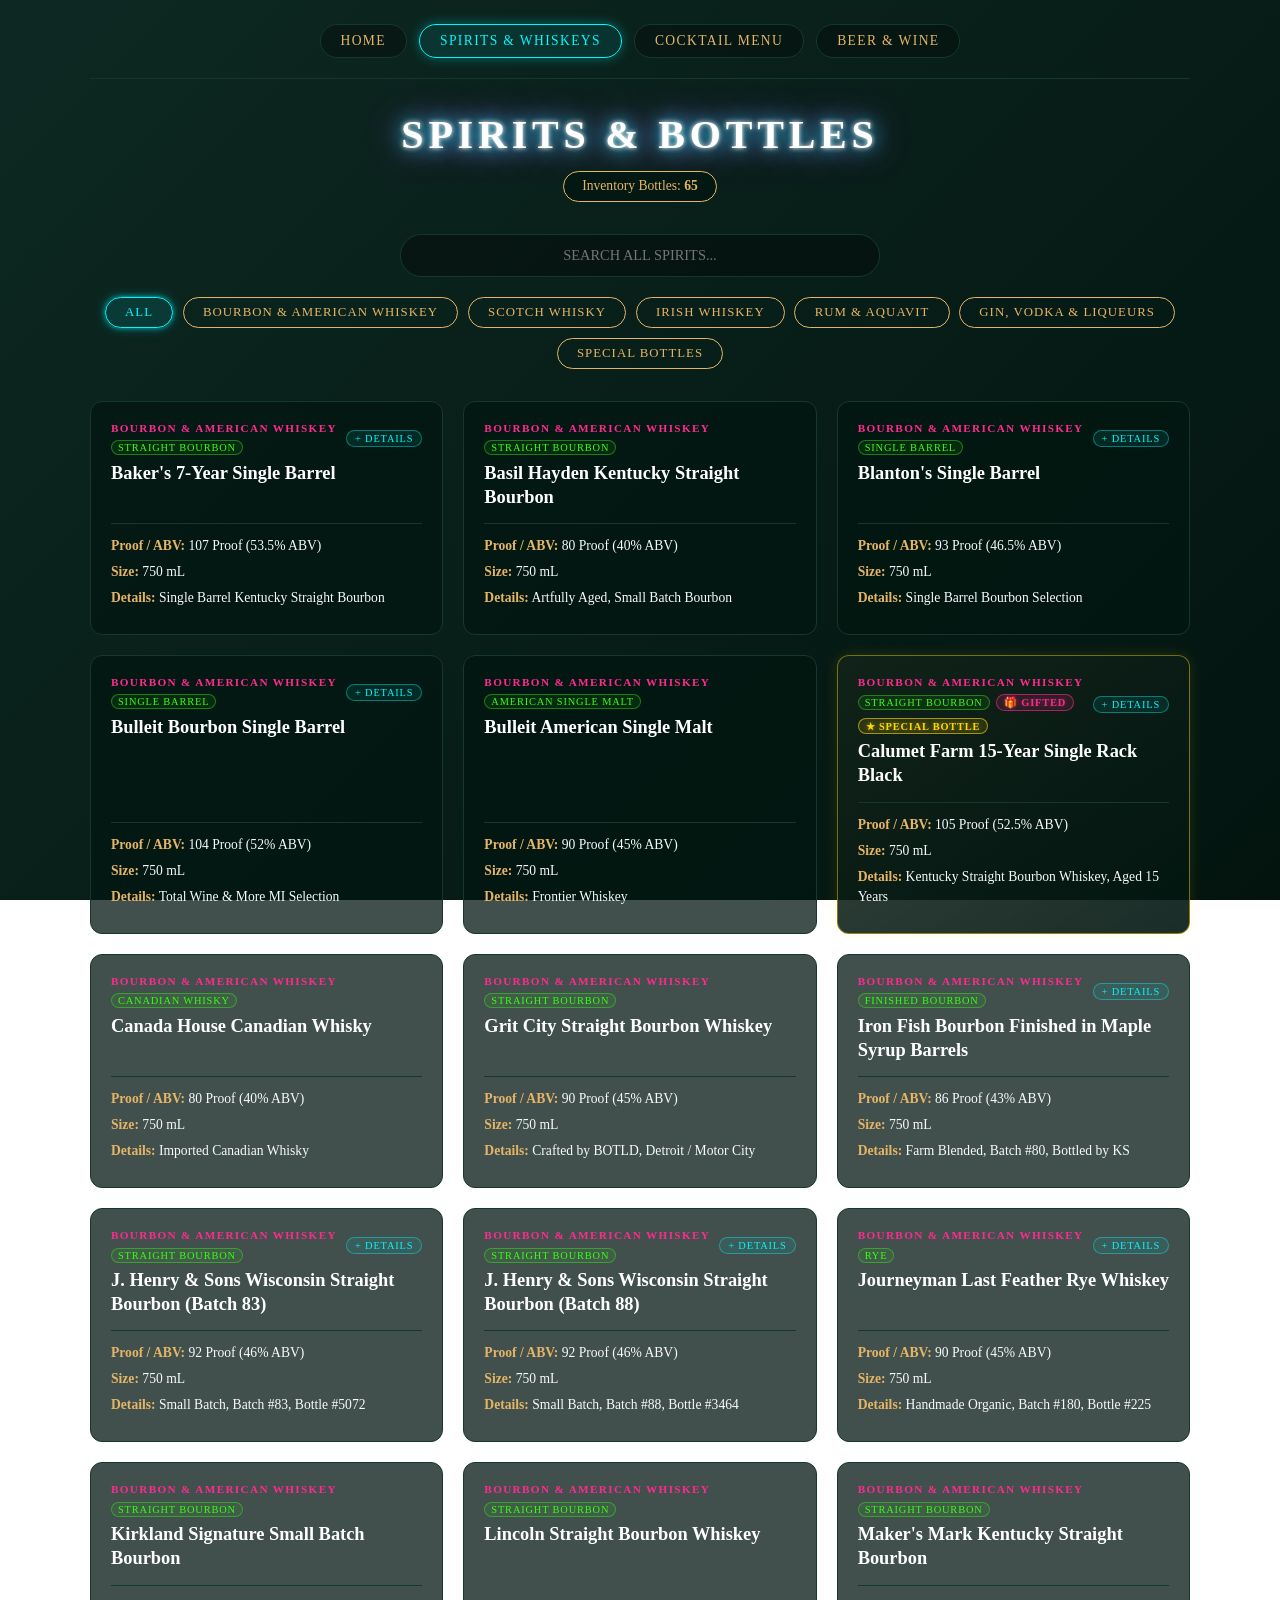
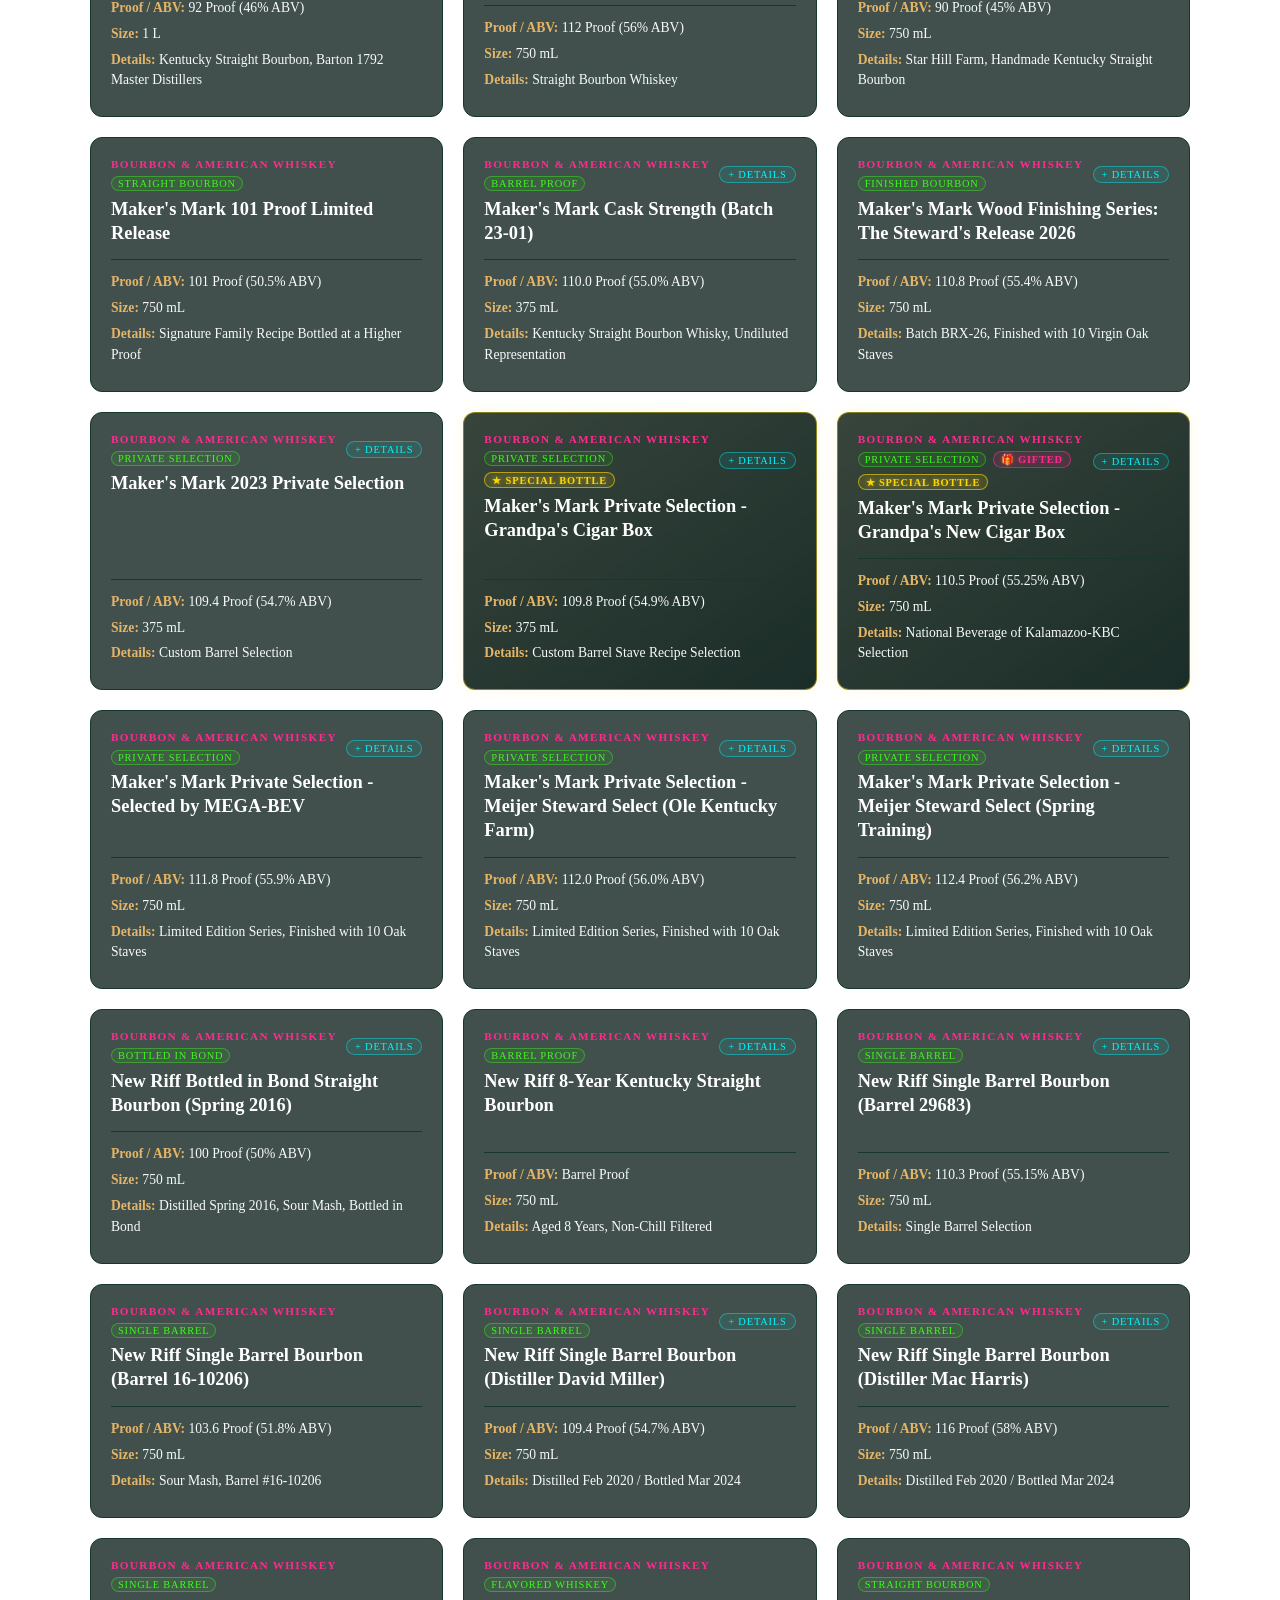
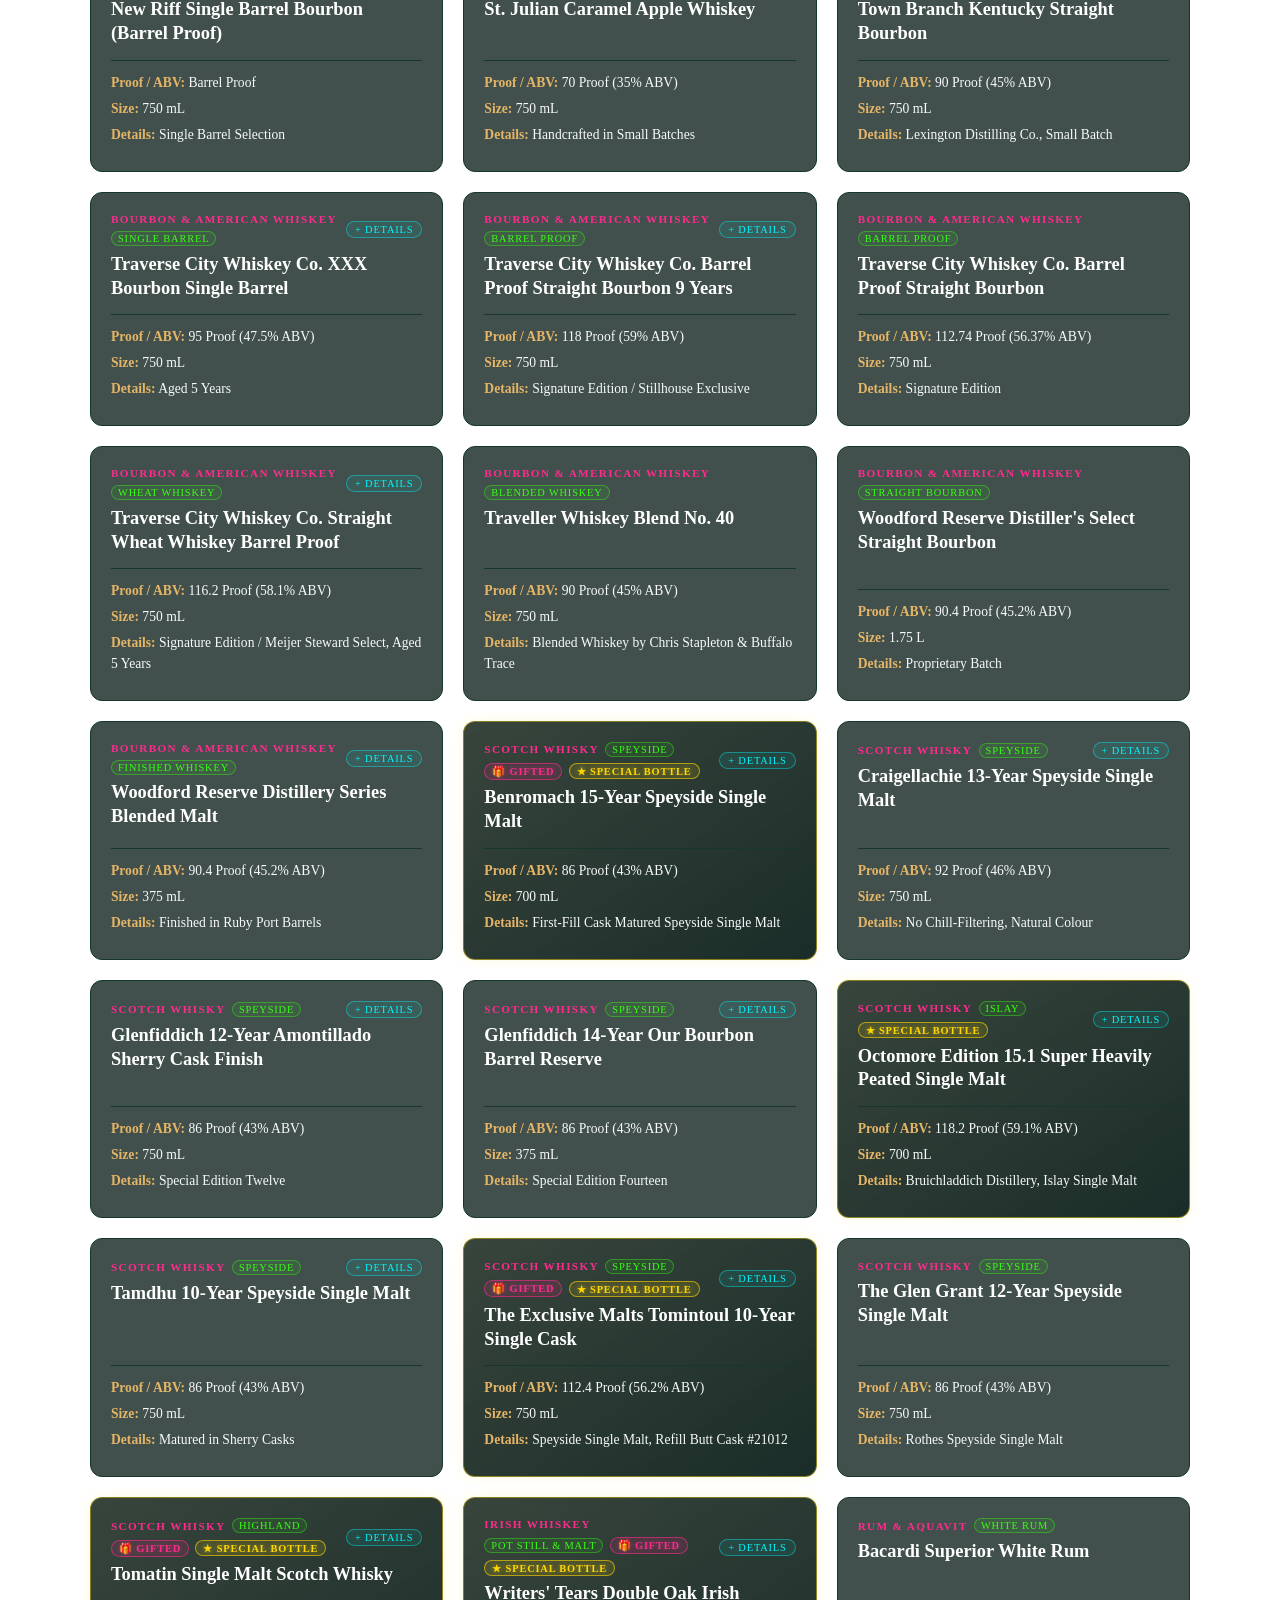
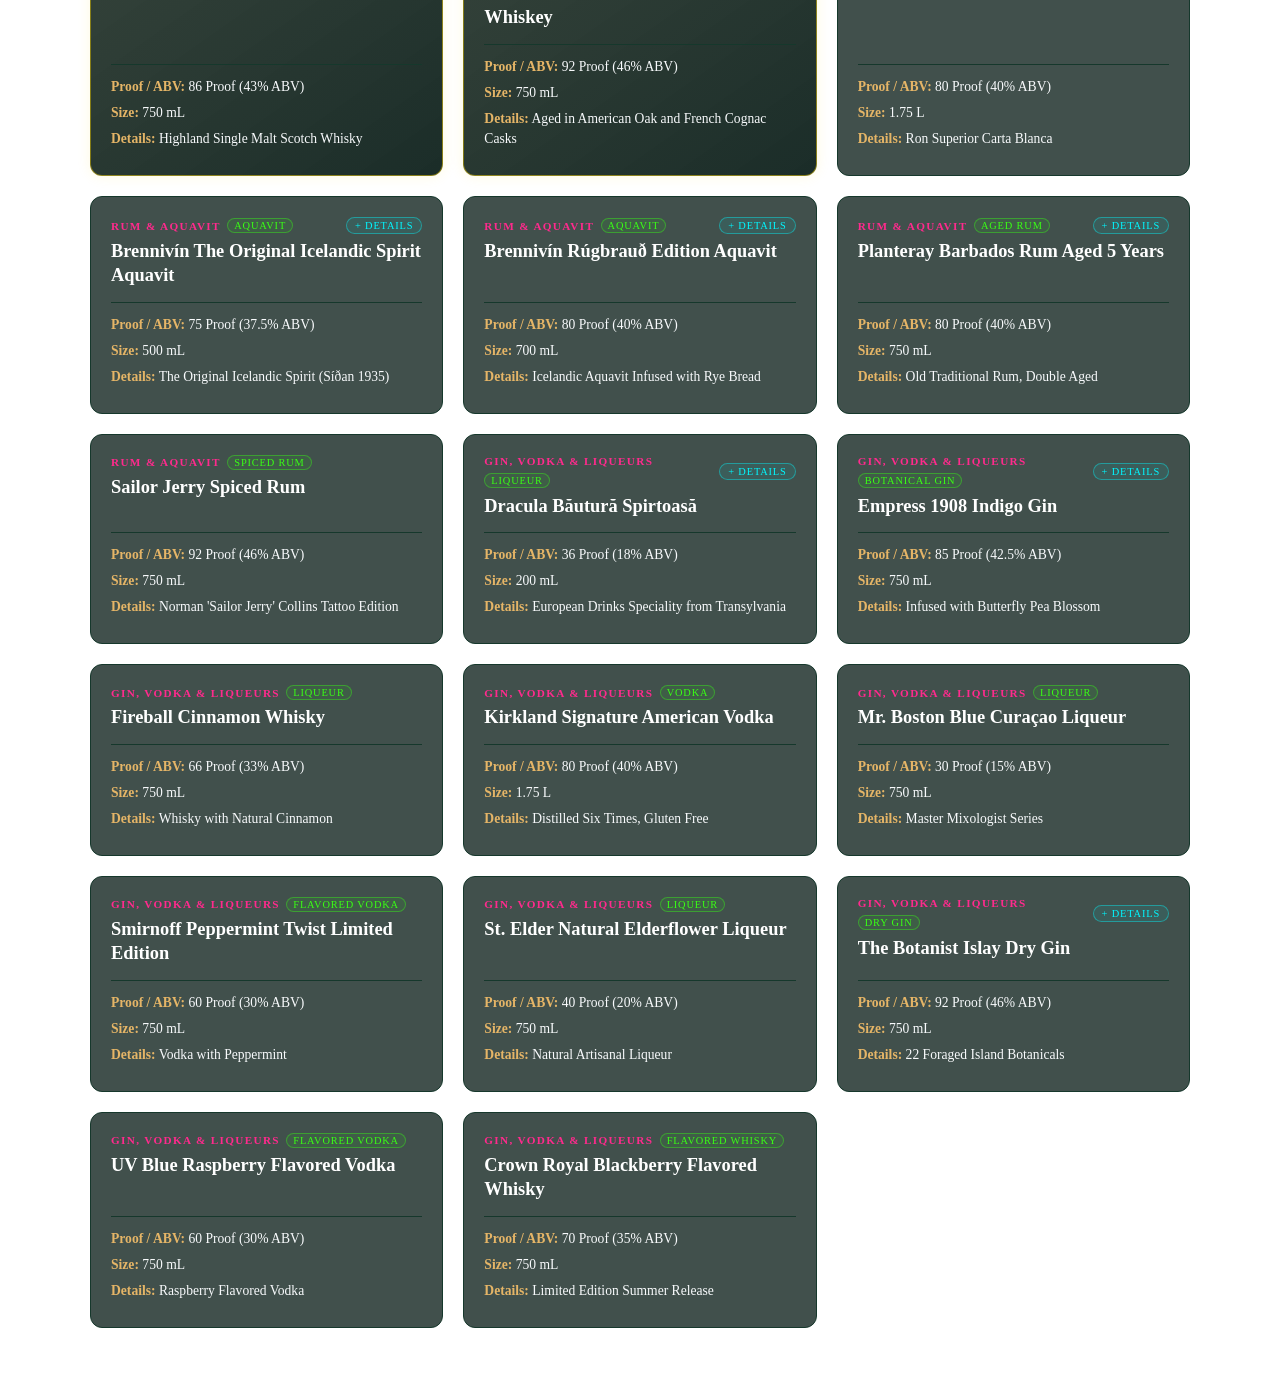
<file: Spirits.html>
<!DOCTYPE html>
<html lang="en">
<head>
  <meta charset="UTF-8" />
  <meta name="viewport" content="width=device-width, initial-scale=1.0" />
  <title>The Damp Clam — Spirits Inventory</title>
  <style>
    :root {
      --bg-gradient: linear-gradient(135deg, #0d2822 0%, #03140f 100%);
      --card-bg: rgba(2, 22, 17, 0.75);
      --neon-cyan: #00f7ff;
      --neon-green: #39ff14;
      --neon-purple: #c042ff;
      --neon-pink: #ff2a8d;
      --neon-gold: #ffd700;
      --neon-red: #ff3344;
      --gold-amber: #e5b567;
      --off-white: #f8fafc;
      --border: #16382c;
      --font: "Georgia", Times, serif;
    }

    * { box-sizing: border-box; margin: 0; padding: 0; }

    body {
      font-family: var(--font);
      background-image: var(--bg-gradient);
      background-attachment: fixed;
      color: var(--off-white);
      padding: 1.5rem 1rem 3rem;
      min-height: 100vh;
    }

    .container { max-width: 1100px; margin: 0 auto; }

    nav.site-nav {
      display: flex;
      justify-content: center;
      gap: 0.75rem;
      flex-wrap: wrap;
      margin-bottom: 2rem;
      padding-bottom: 1.25rem;
      border-bottom: 1px solid var(--border);
    }

    .nav-link {
      text-decoration: none;
      color: var(--gold-amber);
      font-size: 0.85rem;
      text-transform: uppercase;
      letter-spacing: 0.1em;
      padding: 0.5rem 1.25rem;
      border-radius: 20px;
      border: 1px solid var(--border);
      background: rgba(0, 0, 0, 0.3);
      transition: all 0.25s ease;
    }

    .nav-link:hover, .nav-link.active {
      color: var(--neon-cyan);
      border-color: var(--neon-cyan);
      box-shadow: 0 0 12px rgba(0, 247, 255, 0.35);
      background: rgba(0, 247, 255, 0.08);
    }

    header {
      display: flex;
      flex-direction: column;
      align-items: center;
      text-align: center;
      gap: 0.5rem;
      margin-bottom: 2rem;
    }

    h1 {
      font-size: clamp(1.8rem, 7vw, 2.5rem);
      font-weight: 700;
      color: #fff;
      text-transform: uppercase;
      letter-spacing: 0.12em;
      text-shadow: 0 0 5px #fff, 0 0 20px var(--neon-cyan), 0 0 35px var(--neon-purple);
    }

    .stats {
      font-size: 0.85rem;
      color: var(--gold-amber);
      background: var(--card-bg);
      padding: 0.4rem 1.15rem;
      border-radius: 20px;
      border: 1px solid var(--gold-amber);
      margin-top: 0.3rem;
    }

    .controls {
      display: flex;
      flex-direction: column;
      align-items: center;
      gap: 1.25rem;
      margin-bottom: 2rem;
    }

    .search-bar {
      width: 100%;
      max-width: 480px;
      padding: 0.75rem 1.25rem;
      border-radius: 25px;
      border: 1px solid var(--border);
      background: rgba(0, 0, 0, 0.35);
      color: var(--off-white);
      font-size: 0.9rem;
      text-align: center;
      font-family: inherit;
    }

    .search-bar:focus {
      outline: none;
      border-color: var(--neon-cyan);
      box-shadow: 0 0 12px rgba(0, 247, 255, 0.5);
    }

    .filters {
      display: flex;
      flex-wrap: wrap;
      justify-content: center;
      gap: 0.6rem;
      width: 100%;
    }

    .filter-btn {
      background: transparent;
      color: var(--gold-amber);
      border: 1px solid var(--gold-amber);
      padding: 0.45rem 1.2rem;
      border-radius: 20px;
      cursor: pointer;
      font-size: 0.8rem;
      text-transform: uppercase;
      letter-spacing: 0.08em;
      font-family: inherit;
      transition: all 0.2s ease;
    }

    .filter-btn:hover { background: rgba(229, 181, 103, 0.12); }

    .filter-btn.active {
      background: rgba(0, 247, 255, 0.1);
      color: var(--neon-cyan);
      border-color: var(--neon-cyan);
      box-shadow: 0 0 5px rgba(0, 247, 255, 0.6), 0 0 12px rgba(0, 247, 255, 0.3);
    }

    .subfilters {
      display: none;
      flex-wrap: wrap;
      justify-content: center;
      gap: 0.45rem;
      width: 100%;
      padding-top: 0.25rem;
    }

    .subfilters.visible { display: flex; }

    .subfilter-btn {
      background: rgba(0, 0, 0, 0.25);
      color: #94a3b8;
      border: 1px solid #1e4a3b;
      padding: 0.3rem 0.85rem;
      border-radius: 15px;
      cursor: pointer;
      font-size: 0.72rem;
      text-transform: uppercase;
      letter-spacing: 0.06em;
      font-family: inherit;
      transition: all 0.2s ease;
    }

    .subfilter-btn:hover { color: var(--neon-green); border-color: var(--neon-green); }

    .subfilter-btn.active {
      background: rgba(57, 255, 20, 0.12);
      color: var(--neon-green);
      border-color: var(--neon-green);
      box-shadow: 0 0 8px rgba(57, 255, 20, 0.4);
    }

    .category-header-panel {
      background: rgba(2, 22, 17, 0.85);
      border: 1px solid var(--border);
      border-left: 4px solid var(--neon-cyan);
      border-radius: 8px;
      padding: 1.25rem 1.5rem;
      margin-bottom: 2rem;
      line-height: 1.6;
    }

    .category-header-panel.sub-panel { border-left-color: var(--neon-green); }
    .category-header-panel.special-panel { border-left-color: var(--neon-gold); }
    .category-header-panel.gifted-panel { border-left-color: var(--neon-pink); }

    .panel-title {
      font-size: 1.15rem;
      font-weight: 700;
      color: #fff;
      text-transform: uppercase;
      letter-spacing: 0.08em;
      margin-bottom: 0.4rem;
    }

    .panel-desc { font-size: 0.88rem; color: #e2e8f0; }

    .grid {
      display: grid;
      grid-template-columns: repeat(auto-fill, minmax(300px, 1fr));
      gap: 1.25rem;
    }

    .card {
      background: var(--card-bg);
      border: 1px solid var(--border);
      border-radius: 12px;
      padding: 1.25rem;
      display: flex;
      flex-direction: column;
      justify-content: space-between;
      transition: all 0.25s ease;
      position: relative;
    }

    .card.interactive { cursor: pointer; }
    .card.interactive:hover {
      border-color: rgba(0, 247, 255, 0.5);
      box-shadow: 0 0 18px rgba(0, 247, 255, 0.25);
    }

    .card.is-special {
      border-color: rgba(255, 215, 0, 0.45);
      box-shadow: 0 0 14px rgba(255, 215, 0, 0.12);
      background: linear-gradient(145deg, rgba(20, 36, 26, 0.85) 0%, rgba(2, 22, 17, 0.9) 100%);
    }

    .card.out-of-stock {
      opacity: 0.6;
      border-color: rgba(255, 51, 68, 0.35);
    }

    .card.out-of-stock:hover {
      border-color: var(--neon-red);
      box-shadow: 0 0 15px rgba(255, 51, 68, 0.25);
    }

    .badge-out {
      font-size: 0.65rem;
      letter-spacing: 0.08em;
      text-transform: uppercase;
      color: #fff;
      background: rgba(255, 51, 68, 0.25);
      border: 1px solid var(--neon-red);
      padding: 1px 7px;
      border-radius: 10px;
      font-weight: bold;
      text-shadow: 0 0 5px var(--neon-red);
    }

    .card-top {
      display: flex;
      justify-content: space-between;
      align-items: center;
      margin-bottom: 0.4rem;
      gap: 0.5rem;
    }

    .card-badges-left {
      display: flex;
      align-items: center;
      gap: 0.4rem;
      flex-wrap: wrap;
    }

    .card-category {
      font-size: 0.7rem;
      text-transform: uppercase;
      letter-spacing: 0.12em;
      color: var(--neon-pink);
      font-weight: bold;
    }

    .card-subcategory {
      font-size: 0.65rem;
      text-transform: uppercase;
      letter-spacing: 0.08em;
      color: var(--neon-green);
      border: 1px solid rgba(57, 255, 20, 0.4);
      background: rgba(57, 255, 20, 0.08);
      padding: 1px 6px;
      border-radius: 8px;
    }

    .badge-gifted {
      font-size: 0.65rem;
      letter-spacing: 0.08em;
      text-transform: uppercase;
      color: var(--neon-pink);
      border: 1px solid rgba(255, 42, 141, 0.6);
      background: rgba(255, 42, 141, 0.12);
      padding: 1px 7px;
      border-radius: 10px;
      font-weight: bold;
      text-shadow: 0 0 5px rgba(255, 42, 141, 0.5);
    }

    .badge-special {
      font-size: 0.65rem;
      letter-spacing: 0.08em;
      text-transform: uppercase;
      color: var(--neon-gold);
      border: 1px solid rgba(255, 215, 0, 0.6);
      background: rgba(255, 215, 0, 0.12);
      padding: 1px 7px;
      border-radius: 10px;
      font-weight: bold;
      text-shadow: 0 0 5px rgba(255, 215, 0, 0.5);
    }

    .badge-expand {
      font-size: 0.65rem;
      letter-spacing: 0.08em;
      text-transform: uppercase;
      color: var(--neon-cyan);
      border: 1px solid rgba(0, 247, 255, 0.4);
      padding: 2px 8px;
      border-radius: 10px;
      background: rgba(0, 247, 255, 0.08);
      white-space: nowrap;
    }

    .card.expanded .badge-expand {
      background: rgba(0, 247, 255, 0.2);
      border-color: var(--neon-cyan);
    }

    .card-title {
      font-size: 1.15rem;
      font-weight: 600;
      color: #fff;
      margin-bottom: 0.85rem;
      line-height: 1.3;
    }

    .card-details {
      font-size: 0.85rem;
      color: var(--off-white);
      line-height: 1.5;
      border-top: 1px solid var(--border);
      padding-top: 0.75rem;
    }

    .card-details div { margin-bottom: 0.35rem; }
    .card-details strong { color: var(--gold-amber); font-weight: 600; }

    .extra-details {
      display: none;
      margin-top: 0.6rem;
      background: rgba(0, 0, 0, 0.2);
      border-radius: 6px;
      padding: 0.6rem;
    }

    .card.expanded .extra-details { display: block; }

    .extra-item {
      font-size: 0.8rem;
      line-height: 1.45;
      margin-bottom: 0.35rem;
      color: #e2e8f0;
    }

    .extra-item strong { color: var(--neon-cyan); }

    .extra-item.gift-highlight {
      background: rgba(255, 42, 141, 0.08);
      border-left: 2px solid var(--neon-pink);
      padding: 0.3rem 0.5rem;
      border-radius: 4px;
      margin-bottom: 0.45rem;
    }

    .extra-item.gift-highlight strong { color: var(--neon-pink); }

    .extra-item.special-highlight {
      background: rgba(255, 215, 0, 0.08);
      border-left: 2px solid var(--neon-gold);
      padding: 0.3rem 0.5rem;
      border-radius: 4px;
      margin-bottom: 0.45rem;
    }

    .extra-item.special-highlight strong { color: var(--neon-gold); }

    .tasting-notes { font-style: italic; color: #cbd5e1; }

    .empty-state {
      text-align: center;
      padding: 4rem 1rem;
      color: var(--gold-amber);
      grid-column: 1 / -1;
      font-size: 1.1rem;
    }
  </style>
</head>
<body>
  <div class="container">
    <nav class="site-nav">
      <a href="index.html" class="nav-link">Home</a>
      <a href="spirits.html" class="nav-link active">Spirits & Whiskeys</a>
      <a href="cocktails.html" class="nav-link">Cocktail Menu</a>
      <a href="beer-wine.html" class="nav-link">Beer & Wine</a>
    </nav>

    <header>
      <h1>Spirits & Bottles</h1>
      <div class="stats" id="totalCount">Inventory Bottles: <strong>0</strong></div>
    </header>

    <div class="controls">
      <input type="text" id="searchInput" class="search-bar" placeholder="SEARCH ALL SPIRITS..." />
      <div class="filters" id="filterContainer"></div>
      <div class="subfilters" id="subFilterContainer"></div>
    </div>

    <section id="categoryHeaderContainer"></section>
    <main class="grid" id="inventoryGrid"></main>
  </div>

  <script>
    const categoryInfo = {
      "Bourbon & American Whiskey": {
        title: "Bourbon & American Whiskies",
        desc: "By legal definition, <strong>Bourbon</strong> must be produced in the United States from a mashbill of at least 51% corn, distilled at no higher than 160 proof, entered into new charred oak at no higher than 125 proof, and bottled at a minimum of 80 proof without added flavoring or coloring. <em>Straight Bourbon</em> requires at least two years oak aging.",
        subs: {
          "Straight Bourbon": "Aged in new charred oak barrels for at least two years. Emphasizes rich caramel, vanilla, and sweet corn sweetness.",
          "Single Barrel": "Bottled individually from an unblended single cask, highlighting unique rickhouse aging variances.",
          "Barrel Proof": "Bottled uncut and unfiltered directly at barrel proof, retaining full essential oils and bold warmth.",
          "Finished Bourbon": "Straight bourbon matured in oak and finished in specialty casks for layered flavor notes.",
          "Private Selection": "Exclusive single-barrel or custom stave recipe barrels hand-selected for unique flavor profiles.",
          "Bottled in Bond": "Distilled in a single season by a single distiller, aged at least 4 years in a bonded warehouse, and bottled at 100 proof.",
          "Rye": "Crafted from at least 51% rye, delivering crisp black pepper, peppermint, and dry baking spices.",
          "Wheat Whiskey": "Dominant wheat mashbill that produces soft pastry sweetness and mellow oak vanilla.",
          "American Single Malt": "Distilled from 100% malted barley at a single American distillery.",
          "Canadian Whisky": "Smooth, light-bodied blended whisky with gentle cereal grain warmth.",
          "Finished Whiskey": "American whiskies finished in specialty port or wine barrels for rich fruit and oak tannins.",
          "Flavored Whiskey": "Crafted whiskey infused with natural orchard or dessert flavors.",
          "Blended Whiskey": "A balanced marriage of straight whiskies."
        }
      },
      "Scotch Whisky": {
        title: "Scotch Whisky & Regional Profiles",
        desc: "Mashed, fermented, distilled, and aged in oak casks for at least 3 years in Scotland across distinct regional terroir.",
        subs: {
          "Speyside": "World-renowned for elegant orchard fruit, heather honey sweetness, and rich sherry oak casks.",
          "Islay": "Hebridean island known for super-heavily peated malts, bonfire smoke, maritime brine, and iodine.",
          "Highland": "Scotland's largest region, producing robust malt, heather honey, and gentle coastal earthiness.",
          "Lowlands": "Soft, grassy, and floral malt characteristics historically shaped by triple distillation.",
          "Campbeltown": "Distinctive maritime salinity, subtle peat smoke, and full-bodied oily malt."
        }
      },
      "Irish Whiskey": {
        title: "Irish Whiskey Heritage",
        desc: "Distilled and aged in Ireland for at least 3 years, celebrated for its smoothness and copper pot still tradition.",
        subs: {
          "Pot Still & Malt": "Combines Single Pot Still (malted & unmalted barley) with Single Malt for a velvety, spiced finish."
        }
      },
      "Rum & Aquavit": {
        title: "Cane Spirits & Nordic Botanicals",
        desc: "Sugarcane distillates alongside Scandinavian caraway and herbal spirits.",
        subs: {
          "Aquavit": "Traditional Nordic spirit distilled with caraway and anise. Served ice cold.",
          "Aged Rum": "Cask-aged rums offering coconut, banana, vanilla, and Cognac complexity.",
          "Spiced Rum": "Infused with island spices and vanilla for punches and highballs.",
          "White Rum": "Clean, crisp column-distilled rum for light cocktails."
        }
      },
      "Gin, Vodka & Liqueurs": {
        title: "Botanicals, Pure Spirits & Cordials",
        desc: "Botanical gins, clean vodkas, and premium cocktail liqueurs.",
        subs: {
          "Dry Gin": "Classic juniper and aromatic wild botanicals.",
          "Botanical Gin": "Modern gins infused with rare florals (like butterfly pea blossoms).",
          "Vodka": "Clean, multi-distilled neutral spirit.",
          "Flavored Vodka": "Infused with natural fruits and botanicals.",
          "Liqueur": "Artisanal sweet and herbal cordials for classic cocktails."
        }
      },
      "Special Bottles": {
        title: "★ Special & Reserve Bottles",
        desc: "A curated collection of single-barrel picks, limited cask strength bottlings, custom private stave selections, rare distillery editions, and highly allocated spirits held in The Damp Clam, which hold a particularly special place in our hearts for many reasons.",
        subs: {}
      },
      "Gifted Bottles": {
        title: "🎁 Gifted Bottles",
        desc: "A special corner of The Damp Clam is reserved for gifts from our favorite people. Birthdays, holidays, milestones, or just because—these pours taste best shared with friends. So grab a drink, pull up a chair, and sit back—we’ve got a story to share.",
        subs: {}
      }
    };

    const inventory = [
      { name: "Baker's 7-Year Single Barrel", category: "Bourbon & American Whiskey", subCategory: "Straight Bourbon", proof: "107 Proof (53.5% ABV)", size: "750 mL", details: "Single Barrel Kentucky Straight Bourbon", isSpecial: false, isGifted: false, inStock: true, extra: { age: "7 Years Old", mash: "Jim Beam High-Rye Bourbon Mash", notes: "Vanilla bean, toasted oak, brown sugar, and warm spice." } },
      { name: "Basil Hayden Kentucky Straight Bourbon", category: "Bourbon & American Whiskey", subCategory: "Straight Bourbon", proof: "80 Proof (40% ABV)", size: "750 mL", details: "Artfully Aged, Small Batch Bourbon", isSpecial: false, isGifted: false, inStock: true },
      { name: "Blanton's Single Barrel", category: "Bourbon & American Whiskey", subCategory: "Single Barrel", proof: "93 Proof (46.5% ABV)", size: "750 mL", details: "Single Barrel Bourbon Selection", isSpecial: false, isGifted: false, inStock: true, extra: { barrel: "Barrel #64, Rick #109, Warehouse H", dumpDate: "Dumped 7-29-24", notes: "Sweet citrus, caramel, baking spices, creamy vanilla, and light tobacco." } },
      { name: "Bulleit Bourbon Single Barrel", category: "Bourbon & American Whiskey", subCategory: "Single Barrel", proof: "104 Proof (52% ABV)", size: "750 mL", details: "Total Wine & More MI Selection", isSpecial: false, isGifted: false, inStock: true, extra: { barrel: "Barrel #2-E4-1364", notes: "Bold oak char, orchard fruit, leather, and peppercorn rye spice." } },
      { name: "Bulleit American Single Malt", category: "Bourbon & American Whiskey", subCategory: "American Single Malt", proof: "90 Proof (45% ABV)", size: "750 mL", details: "Frontier Whiskey", isSpecial: false, isGifted: false, inStock: true },
      { name: "Calumet Farm 15-Year Single Rack Black", category: "Bourbon & American Whiskey", subCategory: "Straight Bourbon", proof: "105 Proof (52.5% ABV)", size: "750 mL", details: "Kentucky Straight Bourbon Whiskey, Aged 15 Years", isSpecial: true, isGifted: true, inStock: true, extra: { giftNotes: "Gifted by Kyle for André's 34th birthday.", barrel: "Hand Selected Single Rack (Center Cut), Mash: 74% Corn, 18% Rye, 8% Malted Barley", notes: "Deep rich cherry, vintage oak, dark molasses, leather, vanilla pipe tobacco, and cocoa." } },
      { name: "Canada House Canadian Whisky", category: "Bourbon & American Whiskey", subCategory: "Canadian Whisky", proof: "80 Proof (40% ABV)", size: "750 mL", details: "Imported Canadian Whisky", isSpecial: false, isGifted: false, inStock: true },
      { name: "Grit City Straight Bourbon Whiskey", category: "Bourbon & American Whiskey", subCategory: "Straight Bourbon", proof: "90 Proof (45% ABV)", size: "750 mL", details: "Crafted by BOTLD, Detroit / Motor City", isSpecial: false, isGifted: false, inStock: true },
      { name: "Iron Fish Bourbon Finished in Maple Syrup Barrels", category: "Bourbon & American Whiskey", subCategory: "Finished Bourbon", proof: "86 Proof (43% ABV)", size: "750 mL", details: "Farm Blended, Batch #80, Bottled by KS", isSpecial: false, isGifted: false, inStock: true, extra: { cask: "Aged in Oak, Finished in Charred Maple Syrup Barrels", notes: "Rich maple syrup richness, butterscotch, toasted pecan, and vanilla." } },
      { name: "J. Henry & Sons Wisconsin Straight Bourbon (Batch 83)", category: "Bourbon & American Whiskey", subCategory: "Straight Bourbon", proof: "92 Proof (46% ABV)", size: "750 mL", details: "Small Batch, Batch #83, Bottle #5072", isSpecial: false, isGifted: false, inStock: true, extra: { grain: "Heritage Red Heirloom Corn, Spooner Rye, and Malted Barley", notes: "Earthy spice, sweet dried apricot, honey, dark chocolate, and toasted marshmallow." } },
      { name: "J. Henry & Sons Wisconsin Straight Bourbon (Batch 88)", category: "Bourbon & American Whiskey", subCategory: "Straight Bourbon", proof: "92 Proof (46% ABV)", size: "750 mL", details: "Small Batch, Batch #88, Bottle #3464", isSpecial: false, isGifted: false, inStock: true, extra: { grain: "Heritage Red Heirloom Corn grown in Dane County, WI", notes: "Caramelized dates, cedar wood, cinnamon bread, and roasted walnut." } },
      { name: "Journeyman Last Feather Rye Whiskey", category: "Bourbon & American Whiskey", subCategory: "Rye", proof: "90 Proof (45% ABV)", size: "750 mL", details: "Handmade Organic, Batch #180, Bottle #225", isSpecial: false, isGifted: false, inStock: true, extra: { mash: "60% Organic Rye, 40% Organic Wheat", notes: "Banana bread, cereal grain, clove, black pepper, and silky wheat mouthfeel." } },
      { name: "Kirkland Signature Small Batch Bourbon", category: "Bourbon & American Whiskey", subCategory: "Straight Bourbon", proof: "92 Proof (46% ABV)", size: "1 L", details: "Kentucky Straight Bourbon, Barton 1792 Master Distillers", isSpecial: false, isGifted: false, inStock: true },
      { name: "Lincoln Straight Bourbon Whiskey", category: "Bourbon & American Whiskey", subCategory: "Straight Bourbon", proof: "112 Proof (56% ABV)", size: "750 mL", details: "Straight Bourbon Whiskey", isSpecial: false, isGifted: false, inStock: true },
      { name: "Maker's Mark Kentucky Straight Bourbon", category: "Bourbon & American Whiskey", subCategory: "Straight Bourbon", proof: "90 Proof (45% ABV)", size: "750 mL", details: "Star Hill Farm, Handmade Kentucky Straight Bourbon", isSpecial: false, isGifted: false, inStock: true },
      { name: "Maker's Mark 101 Proof Limited Release", category: "Bourbon & American Whiskey", subCategory: "Straight Bourbon", proof: "101 Proof (50.5% ABV)", size: "750 mL", details: "Signature Family Recipe Bottled at a Higher Proof", isSpecial: false, isGifted: false, inStock: true },
      { name: "Maker's Mark Cask Strength (Batch 23-01)", category: "Bourbon & American Whiskey", subCategory: "Barrel Proof", proof: "110.0 Proof (55.0% ABV)", size: "375 mL", details: "Kentucky Straight Bourbon Whisky, Undiluted Representation", isSpecial: false, isGifted: false, inStock: true, extra: { barrel: "Batch 23-01", notes: "Rich oak, deep vanilla, spiced fruit, caramel, and a robust finish." } },
      { name: "Maker's Mark Wood Finishing Series: The Steward's Release 2026", category: "Bourbon & American Whiskey", subCategory: "Finished Bourbon", proof: "110.8 Proof (55.4% ABV)", size: "750 mL", details: "Batch BRX-26, Finished with 10 Virgin Oak Staves", isSpecial: false, isGifted: false, inStock: true, extra: { staves: "10 Virgin Toasted Oak Staves", notes: "Intense toasted oak, dark plum, chocolate, and warming allspice." } },
      { name: "Maker's Mark 2023 Private Selection", category: "Bourbon & American Whiskey", subCategory: "Private Selection", proof: "109.4 Proof (54.7% ABV)", size: "375 mL", details: "Custom Barrel Selection", isSpecial: false, isGifted: false, inStock: true, extra: { staves: "0-2-0-4-4", id: "110-AZX0412 (April 2023)", notes: "Mendiant chocolate, dried fruit, confectioner's sugar, and clove." } },
      { name: "Maker's Mark Private Selection - Grandpa's Cigar Box", category: "Bourbon & American Whiskey", subCategory: "Private Selection", proof: "109.8 Proof (54.9% ABV)", size: "375 mL", details: "Custom Barrel Stave Recipe Selection", isSpecial: true, isGifted: false, inStock: true, extra: { staves: "0-2-0-4-4 (April 2023)", notes: "Rich cedar humidor, roasted coffee beans, dark chocolate, and clove." } },
      { name: "Maker's Mark Private Selection - Grandpa's New Cigar Box", category: "Bourbon & American Whiskey", subCategory: "Private Selection", proof: "110.5 Proof (55.25% ABV)", size: "750 mL", details: "National Beverage of Kalamazoo-KBC Selection", isSpecial: true, isGifted: true, inStock: true, extra: { giftNotes: "Gifted by Chris for André for Christmas 2024.", bottle: "Bottle No. 007 / 246", staves: "0-3-2-3-2 (October 2023)", notes: "Cedar cigar box aromatics, toasted caramel, baking spices, and cocoa." } },
      { name: "Maker's Mark Private Selection - Selected by MEGA-BEV", category: "Bourbon & American Whiskey", subCategory: "Private Selection", proof: "111.8 Proof (55.9% ABV)", size: "750 mL", details: "Limited Edition Series, Finished with 10 Oak Staves", isSpecial: false, isGifted: false, inStock: true, extra: { bottle: "No. 202 / 246", staves: "1-3-0-4-2", notes: "Dark chocolate mocha, toasted caramel, almond, and vanilla honeycomb." } },
      { name: "Maker's Mark Private Selection - Meijer Steward Select (Ole Kentucky Farm)", category: "Bourbon & American Whiskey", subCategory: "Private Selection", proof: "112.0 Proof (56.0% ABV)", size: "750 mL", details: "Limited Edition Series, Finished with 10 Oak Staves", isSpecial: false, isGifted: false, inStock: true, extra: { bottle: "No. 002 / 252", staves: "3-2-2-0-3", notes: "Bright orchard fruit, vanilla bean, baking spice warmth, and toasted oak." } },
      { name: "Maker's Mark Private Selection - Meijer Steward Select (Spring Training)", category: "Bourbon & American Whiskey", subCategory: "Private Selection", proof: "112.4 Proof (56.2% ABV)", size: "750 mL", details: "Limited Edition Series, Finished with 10 Oak Staves", isSpecial: false, isGifted: false, inStock: true, extra: { bottle: "No. 245 / 246", staves: "3-3-1-2-1", notes: "Layered vanilla honey, toasted caramel, milk chocolate, and orange peel." } },
      { name: "New Riff Bottled in Bond Straight Bourbon (Spring 2016)", category: "Bourbon & American Whiskey", subCategory: "Bottled in Bond", proof: "100 Proof (50% ABV)", size: "750 mL", details: "Distilled Spring 2016, Sour Mash, Bottled in Bond", isSpecial: false, isGifted: false, inStock: true, extra: { mash: "65% Corn, 30% Rye, 5% Malted Barley", notes: "Spiced cherry, butterscotch, and minty rye kick." } },
      { name: "New Riff 8-Year Kentucky Straight Bourbon", category: "Bourbon & American Whiskey", subCategory: "Barrel Proof", proof: "Barrel Proof", size: "750 mL", details: "Aged 8 Years, Non-Chill Filtered", isSpecial: false, isGifted: false, inStock: true, extra: { age: "8 Years Aged in Kentucky", notes: "Deep leather, cured tobacco, blackberry jam, and seasoned oak." } },
      { name: "New Riff Single Barrel Bourbon (Barrel 29683)", category: "Bourbon & American Whiskey", subCategory: "Single Barrel", proof: "110.3 Proof (55.15% ABV)", size: "750 mL", details: "Single Barrel Selection", isSpecial: false, isGifted: false, inStock: true, extra: { barrel: "Barrel #29683", notes: "Toffee, black cherry, cinnamon stick, and oak spice." } },
      { name: "New Riff Single Barrel Bourbon (Barrel 16-10206)", category: "Bourbon & American Whiskey", subCategory: "Single Barrel", proof: "103.6 Proof (51.8% ABV)", size: "750 mL", details: "Sour Mash, Barrel #16-10206", isSpecial: false, isGifted: false, inStock: true },
      { name: "New Riff Single Barrel Bourbon (Distiller David Miller)", category: "Bourbon & American Whiskey", subCategory: "Single Barrel", proof: "109.4 Proof (54.7% ABV)", size: "750 mL", details: "Distilled Feb 2020 / Bottled Mar 2024", isSpecial: false, isGifted: false, inStock: true, extra: { distiller: "David Miller | Barrel #25492", notes: "Vanilla pudding, charred cedar, brown sugar, and allspice." } },
      { name: "New Riff Single Barrel Bourbon (Distiller Mac Harris)", category: "Bourbon & American Whiskey", subCategory: "Single Barrel", proof: "116 Proof (58% ABV)", size: "750 mL", details: "Distilled Feb 2020 / Bottled Mar 2024", isSpecial: false, isGifted: false, inStock: true, extra: { distiller: "Mac Harris | Barrel #25168", notes: "High heat spice, molasses, espresso bean, and dark caramel." } },
      { name: "New Riff Single Barrel Bourbon (Barrel Proof)", category: "Bourbon & American Whiskey", subCategory: "Single Barrel", proof: "Barrel Proof", size: "750 mL", details: "Single Barrel Selection", isSpecial: false, isGifted: false, inStock: true },
      { name: "St. Julian Caramel Apple Whiskey", category: "Bourbon & American Whiskey", subCategory: "Flavored Whiskey", proof: "70 Proof (35% ABV)", size: "750 mL", details: "Handcrafted in Small Batches", isSpecial: false, isGifted: false, inStock: true },
      { name: "Town Branch Kentucky Straight Bourbon", category: "Bourbon & American Whiskey", subCategory: "Straight Bourbon", proof: "90 Proof (45% ABV)", size: "750 mL", details: "Lexington Distilling Co., Small Batch", isSpecial: false, isGifted: false, inStock: true },
      { name: "Traverse City Whiskey Co. XXX Bourbon Single Barrel", category: "Bourbon & American Whiskey", subCategory: "Single Barrel", proof: "95 Proof (47.5% ABV)", size: "750 mL", details: "Aged 5 Years", isSpecial: false, isGifted: false, inStock: true, extra: { barrel: "Barrel #20-1046, Rack E7", notes: "Sweet corn, toasted coconut, honey butter, and light oak." } },
      { name: "Traverse City Whiskey Co. Barrel Proof Straight Bourbon 9 Years", category: "Bourbon & American Whiskey", subCategory: "Barrel Proof", proof: "118 Proof (59% ABV)", size: "750 mL", details: "Signature Edition / Stillhouse Exclusive", isSpecial: false, isGifted: false, inStock: true, extra: { bottle: "Bottle #150/162", notes: "Viscous caramel, stewed black fruit, leather, and vanilla." } },
      { name: "Traverse City Whiskey Co. Barrel Proof Straight Bourbon", category: "Bourbon & American Whiskey", subCategory: "Barrel Proof", proof: "112.74 Proof (56.37% ABV)", size: "750 mL", details: "Signature Edition", isSpecial: false, isGifted: false, inStock: true },
      { name: "Traverse City Whiskey Co. Straight Wheat Whiskey Barrel Proof", category: "Bourbon & American Whiskey", subCategory: "Wheat Whiskey", proof: "116.2 Proof (58.1% ABV)", size: "750 mL", details: "Signature Edition / Meijer Steward Select, Aged 5 Years", isSpecial: false, isGifted: false, inStock: true, extra: { bottle: "Bottle #94 / 206", notes: "Creamy soft wheat sweetness, warm honey, vanilla cream, and pastry." } },
      { name: "Traveller Whiskey Blend No. 40", category: "Bourbon & American Whiskey", subCategory: "Blended Whiskey", proof: "90 Proof (45% ABV)", size: "750 mL", details: "Blended Whiskey by Chris Stapleton & Buffalo Trace", isSpecial: false, isGifted: false, inStock: true },
      { name: "Woodford Reserve Distiller's Select Straight Bourbon", category: "Bourbon & American Whiskey", subCategory: "Straight Bourbon", proof: "90.4 Proof (45.2% ABV)", size: "1.75 L", details: "Proprietary Batch", isSpecial: false, isGifted: false, inStock: true },
      { name: "Woodford Reserve Distillery Series Blended Malt", category: "Bourbon & American Whiskey", subCategory: "Finished Whiskey", proof: "90.4 Proof (45.2% ABV)", size: "375 mL", details: "Finished in Ruby Port Barrels", isSpecial: false, isGifted: false, inStock: true, extra: { cask: "Ruby Port Casks", notes: "Red berry compote, dark cacao, hazelnut, and wine tannin." } },

      // Scotch Whisky
      { name: "Benromach 15-Year Speyside Single Malt", category: "Scotch Whisky", subCategory: "Speyside", proof: "86 Proof (43% ABV)", size: "700 mL", details: "First-Fill Cask Matured Speyside Single Malt", isSpecial: true, isGifted: true, inStock: true, extra: { giftNotes: "Gifted by Kyle as a housewarming gift for the elective eviction from the Cloisters.", notes: "Cracked black pepper, charred Seville orange, dried fruit cake, and delicate peat smoke." } },
      { name: "Craigellachie 13-Year Speyside Single Malt", category: "Scotch Whisky", subCategory: "Speyside", proof: "92 Proof (46% ABV)", size: "750 mL", details: "No Chill-Filtering, Natural Colour", isSpecial: false, isGifted: false, inStock: true, extra: { notes: "Baked apples, grilled pineapple, sulfurous complexity, and smoke." } },
      { name: "Glenfiddich 12-Year Amontillado Sherry Cask Finish", category: "Scotch Whisky", subCategory: "Speyside", proof: "86 Proof (43% ABV)", size: "750 mL", details: "Special Edition Twelve", isSpecial: false, isGifted: false, inStock: true, extra: { cask: "Amontillado Sherry Casks", notes: "Nutty almond complexity, fresh pear, crisp apple, and cinnamon." } },
      { name: "Glenfiddich 14-Year Our Bourbon Barrel Reserve", category: "Scotch Whisky", subCategory: "Speyside", proof: "86 Proof (43% ABV)", size: "375 mL", details: "Special Edition Fourteen", isSpecial: false, isGifted: false, inStock: true, extra: { cask: "Deep-Char New American Oak Barrels", notes: "Vanilla fudge, baked apple, toasted coconut, and caramel." } },
      { name: "Octomore Edition 15.1 Super Heavily Peated Single Malt", category: "Scotch Whisky", subCategory: "Islay", proof: "118.2 Proof (59.1% ABV)", size: "700 mL", details: "Bruichladdich Distillery, Islay Single Malt", isSpecial: true, isGifted: false, inStock: true, extra: { specialNotes: "André's first Octomore. He's very proud of it.", specs: "108.2 PPM Peat, 5 Years Old, First-Fill Ex-Bourbon Casks", notes: "Explosive bonfire peat, smoked bacon, lemon peel, and sea spray." } },
      { name: "Tamdhu 10-Year Speyside Single Malt", category: "Scotch Whisky", subCategory: "Speyside", proof: "86 Proof (43% ABV)", size: "750 mL", details: "Matured in Sherry Casks", isSpecial: false, isGifted: false, inStock: true, extra: { cask: "100% Sherry Oak Casks", notes: "Sugared almonds, dried orange peel, raisin bread, and cinnamon." } },
      { name: "The Exclusive Malts Tomintoul 10-Year Single Cask", category: "Scotch Whisky", subCategory: "Speyside", proof: "112.4 Proof (56.2% ABV)", size: "750 mL", details: "Speyside Single Malt, Refill Butt Cask #21012", isSpecial: true, isGifted: true, inStock: true, extra: { giftNotes: "Gifted by Kyle for the late night assistance of installing a dryer at the house on retard street.", notes: "Sherry sweetness, dried sultanas, candied citrus peel, and toasted malt." } },
      { name: "The Glen Grant 12-Year Speyside Single Malt", category: "Scotch Whisky", subCategory: "Speyside", proof: "86 Proof (43% ABV)", size: "750 mL", details: "Rothes Speyside Single Malt", isSpecial: false, isGifted: false, inStock: true },
      { name: "Tomatin Single Malt Scotch Whisky", category: "Scotch Whisky", subCategory: "Highland", proof: "86 Proof (43% ABV)", size: "750 mL", details: "Highland Single Malt Scotch Whisky", isSpecial: true, isGifted: true, inStock: true, extra: { giftNotes: "Gifted by Kyle for André's 33rd birthday.", cask: "Bourbon and Spanish Sherry Casks", notes: "Fresh green apples, pear drops, golden syrup, and vanilla custard." } },

      // Irish Whiskey
      { name: "Writers' Tears Double Oak Irish Whiskey", category: "Irish Whiskey", subCategory: "Pot Still & Malt", proof: "92 Proof (46% ABV)", size: "750 mL", details: "Aged in American Oak and French Cognac Casks", isSpecial: true, isGifted: true, inStock: true, extra: { giftNotes: "Gifted by the DeLisle Associates staff to André for Bosses Day.", notes: "Sweet vanilla, poached pear, spiced citrus, and chocolate fruit." } },

      // Rum & Aquavit
      { name: "Bacardi Superior White Rum", category: "Rum & Aquavit", subCategory: "White Rum", proof: "80 Proof (40% ABV)", size: "1.75 L", details: "Ron Superior Carta Blanca", isSpecial: false, isGifted: false, inStock: true },
      { name: "Brennivín The Original Icelandic Spirit Aquavit", category: "Rum & Aquavit", subCategory: "Aquavit", proof: "75 Proof (37.5% ABV)", size: "500 mL", details: "The Original Icelandic Spirit (Síðan 1935)", isSpecial: false, isGifted: false, inStock: true, extra: { origin: "Reykjavík, Iceland", notes: "Caraway seed, herbal botanicals, and crisp anise. Serve ice cold." } },
      { name: "Brennivín Rúgbrauð Edition Aquavit", category: "Rum & Aquavit", subCategory: "Aquavit", proof: "80 Proof (40% ABV)", size: "700 mL", details: "Icelandic Aquavit Infused with Rye Bread", isSpecial: false, isGifted: false, inStock: true, extra: { origin: "Reykjavík, Iceland", notes: "Caraway seed, anise, dense rye bread, and molasses." } },
      { name: "Planteray Barbados Rum Aged 5 Years", category: "Rum & Aquavit", subCategory: "Aged Rum", proof: "80 Proof (40% ABV)", size: "750 mL", details: "Old Traditional Rum, Double Aged", isSpecial: false, isGifted: false, inStock: true, extra: { notes: "Toasted coconut, roasted banana, vanilla bean, and baking spices." } },
      { name: "Sailor Jerry Spiced Rum", category: "Rum & Aquavit", subCategory: "Spiced Rum", proof: "92 Proof (46% ABV)", size: "750 mL", details: "Norman 'Sailor Jerry' Collins Tattoo Edition", isSpecial: false, isGifted: false, inStock: true },

      // Gin, Vodka & Liqueurs
      { name: "Dracula Băutură Spirtoasă", category: "Gin, Vodka & Liqueurs", subCategory: "Liqueur", proof: "36 Proof (18% ABV)", size: "200 mL", details: "European Drinks Speciality from Transylvania", isSpecial: false, isGifted: false, inStock: true, extra: { origin: "Transylvania, Romania", notes: "Traditional regional spirit specialty." } },
      { name: "Empress 1908 Indigo Gin", category: "Gin, Vodka & Liqueurs", subCategory: "Botanical Gin", proof: "85 Proof (42.5% ABV)", size: "750 mL", details: "Infused with Butterfly Pea Blossom", isSpecial: false, isGifted: false, inStock: true, extra: { botanicals: "Fairmont Empress Tea, Juniper, Grapefruit Peel, Coriander", notes: "Floral juniper, citrus, and natural color-changing profile." } },
      { name: "Fireball Cinnamon Whisky", category: "Gin, Vodka & Liqueurs", subCategory: "Liqueur", proof: "66 Proof (33% ABV)", size: "750 mL", details: "Whisky with Natural Cinnamon", isSpecial: false, isGifted: false, inStock: true },
      { name: "Kirkland Signature American Vodka", category: "Gin, Vodka & Liqueurs", subCategory: "Vodka", proof: "80 Proof (40% ABV)", size: "1.75 L", details: "Distilled Six Times, Gluten Free", isSpecial: false, isGifted: false, inStock: true },
      { name: "Mr. Boston Blue Curaçao Liqueur", category: "Gin, Vodka & Liqueurs", subCategory: "Liqueur", proof: "30 Proof (15% ABV)", size: "750 mL", details: "Master Mixologist Series", isSpecial: false, isGifted: false, inStock: true },
      { name: "Smirnoff Peppermint Twist Limited Edition", category: "Gin, Vodka & Liqueurs", subCategory: "Flavored Vodka", proof: "60 Proof (30% ABV)", size: "750 mL", details: "Vodka with Peppermint", isSpecial: false, isGifted: false, inStock: true },
      { name: "St. Elder Natural Elderflower Liqueur", category: "Gin, Vodka & Liqueurs", subCategory: "Liqueur", proof: "40 Proof (20% ABV)", size: "750 mL", details: "Natural Artisanal Liqueur", isSpecial: false, isGifted: false, inStock: true },
      { name: "The Botanist Islay Dry Gin", category: "Gin, Vodka & Liqueurs", subCategory: "Dry Gin", proof: "92 Proof (46% ABV)", size: "750 mL", details: "22 Foraged Island Botanicals", isSpecial: false, isGifted: false, inStock: true, extra: { notes: "Apple mint, menthol, coriander, and herbal juniper." } },
      { name: "UV Blue Raspberry Flavored Vodka", category: "Gin, Vodka & Liqueurs", subCategory: "Flavored Vodka", proof: "60 Proof (30% ABV)", size: "750 mL", details: "Raspberry Flavored Vodka", isSpecial: false, isGifted: false, inStock: true },
      { name: "Crown Royal Blackberry Flavored Whisky", category: "Gin, Vodka & Liqueurs", subCategory: "Flavored Whisky", proof: "70 Proof (35% ABV)", size: "750 mL", details: "Limited Edition Summer Release", isSpecial: false, isGifted: false, inStock: true }
    ];

    let currentCategory = "All";
    let currentSubCategory = "All";
    let searchQuery = "";

    function init() {
      renderFilters();
      renderSubFilters();
      renderCategoryHeader();
      renderGrid();
    }

    function renderFilters() {
      const definedCategories = [
        "All", "Bourbon & American Whiskey", "Scotch Whisky", "Irish Whiskey", "Rum & Aquavit", "Gin, Vodka & Liqueurs", "Special Bottles"
      ];
      const container = document.getElementById("filterContainer");
      container.innerHTML = definedCategories
        .map(cat => `<button class="filter-btn ${cat === currentCategory ? "active" : ""}" data-category="${cat}">${cat}</button>`)
        .join("");

      container.querySelectorAll(".filter-btn").forEach(btn => {
        btn.addEventListener("click", () => {
          currentCategory = btn.dataset.category;
          currentSubCategory = "All";
          renderFilters();
          renderSubFilters();
          renderCategoryHeader();
          renderGrid();
        });
      });
    }

    function renderSubFilters() {
      const subContainer = document.getElementById("subFilterContainer");
      if (currentCategory === "All") {
        subContainer.className = "subfilters";
        subContainer.innerHTML = "";
        return;
      }

      const subList = new Set();
      inventory.forEach(item => {
        let inView = (currentCategory === "Special Bottles") ? item.isSpecial : (item.category === currentCategory);
        if (inView && item.subCategory) subList.add(item.subCategory);
        if (inView && item.isGifted) subList.add("Gifted Bottles");
      });

      if (subList.size <= 1 && !subList.has("Gifted Bottles")) {
        subContainer.className = "subfilters";
        subContainer.innerHTML = "";
        return;
      }

      const subs = ["All", ...Array.from(subList).sort()];
      subContainer.className = "subfilters visible";
      subContainer.innerHTML = subs
        .map(sub => `<button class="subfilter-btn ${sub === currentSubCategory ? "active" : ""}" data-subcategory="${sub}">${sub}</button>`)
        .join("");

      subContainer.querySelectorAll(".subfilter-btn").forEach(btn => {
        btn.addEventListener("click", () => {
          currentSubCategory = btn.dataset.subcategory;
          renderSubFilters();
          renderCategoryHeader();
          renderGrid();
        });
      });
    }

    function renderCategoryHeader() {
      const headerContainer = document.getElementById("categoryHeaderContainer");

      if (currentSubCategory === "Gifted Bottles") {
        const giftedInfo = categoryInfo["Gifted Bottles"];
        headerContainer.innerHTML = `
          <div class="category-header-panel gifted-panel">
            <div class="panel-title">${giftedInfo.title}</div>
            <div class="panel-desc">${giftedInfo.desc}</div>
          </div>
        `;
        return;
      }

      if (currentCategory === "All" || !categoryInfo[currentCategory]) {
        headerContainer.innerHTML = "";
        return;
      }

      const catObj = categoryInfo[currentCategory];
      const isSpecial = currentCategory === "Special Bottles";

      if (currentSubCategory === "All") {
        headerContainer.innerHTML = `
          <div class="category-header-panel ${isSpecial ? "special-panel" : ""}">
            <div class="panel-title">${catObj.title}</div>
            <div class="panel-desc">${catObj.desc}</div>
          </div>
        `;
        return;
      }

      if (catObj.subs && catObj.subs[currentSubCategory]) {
        headerContainer.innerHTML = `
          <div class="category-header-panel sub-panel">
            <div class="panel-title">${currentSubCategory}</div>
            <div class="panel-desc">${catObj.subs[currentSubCategory]}</div>
          </div>
        `;
      } else {
        headerContainer.innerHTML = "";
      }
    }

    function renderGrid() {
      const grid = document.getElementById("inventoryGrid");
      const filtered = inventory.filter(item => {
        let matchesCategory = false;
        if (currentCategory === "All") matchesCategory = true;
        else if (currentCategory === "Special Bottles") matchesCategory = item.isSpecial === true;
        else matchesCategory = item.category === currentCategory;

        let matchesSub = false;
        if (currentSubCategory === "All") matchesSub = true;
        else if (currentSubCategory === "Gifted Bottles") matchesSub = item.isGifted === true;
        else matchesSub = (item.subCategory || "") === currentSubCategory;

        const extraText = item.extra ? Object.values(item.extra).join(" ") : "";
        const fullText = `${item.name || ""} ${item.category || ""} ${item.subCategory || ""} ${item.proof || ""} ${item.size || ""} ${item.details || ""} ${extraText}`.toLowerCase();
        return matchesCategory && matchesSub && fullText.includes((searchQuery || "").toLowerCase());
      });

      document.getElementById("totalCount").innerHTML = `Inventory Bottles: <strong>${inventory.length}</strong>`;

      if (filtered.length === 0) {
        grid.innerHTML = `<div class="empty-state">No matching spirits found for '${currentSubCategory !== 'All' ? currentSubCategory : currentCategory}'.</div>`;
        return;
      }

      grid.innerHTML = filtered.map(item => {
        const hasExtra = !!item.extra;
        const specialClass = item.isSpecial ? "is-special" : "";
        const stockClass = !item.inStock ? "out-of-stock" : "";

        let extraHtml = "";
        if (hasExtra) {
          extraHtml = `
            <div class="extra-details">
              ${item.extra.giftNotes ? `<div class="extra-item gift-highlight"><strong>Gift Story:</strong> ${item.extra.giftNotes}</div>` : ""}
              ${item.extra.specialNotes ? `<div class="extra-item special-highlight"><strong>Special Note:</strong> ${item.extra.specialNotes}</div>` : ""}
              ${item.extra.bottle ? `<div class="extra-item"><strong>Bottle Number:</strong> ${item.extra.bottle}</div>` : ""}
              ${item.extra.barrel ? `<div class="extra-item"><strong>Barrel / Cask:</strong> ${item.extra.barrel}</div>` : ""}
              ${item.extra.cask ? `<div class="extra-item"><strong>Cask Type:</strong> ${item.extra.cask}</div>` : ""}
              ${item.extra.staves ? `<div class="extra-item"><strong>Stave Profile:</strong> ${item.extra.staves}</div>` : ""}
              ${item.extra.date ? `<div class="extra-item"><strong>Date:</strong> ${item.extra.date}</div>` : ""}
              ${item.extra.id ? `<div class="extra-item"><strong>ID:</strong> ${item.extra.id}</div>` : ""}
              ${item.extra.mash ? `<div class="extra-item"><strong>Mashbill:</strong> ${item.extra.mash}</div>` : ""}
              ${item.extra.grain ? `<div class="extra-item"><strong>Grain:</strong> ${item.extra.grain}</div>` : ""}
              ${item.extra.aging ? `<div class="extra-item"><strong>Aging:</strong> ${item.extra.aging}</div>` : ""}
              ${item.extra.distillation ? `<div class="extra-item"><strong>Distillation:</strong> ${item.extra.distillation}</div>` : ""}
              ${item.extra.specs ? `<div class="extra-item"><strong>Specifications:</strong> ${item.extra.specs}</div>` : ""}
              ${item.extra.distiller ? `<div class="extra-item"><strong>Distiller:</strong> ${item.extra.distiller}</div>` : ""}
              ${item.extra.botanicals ? `<div class="extra-item"><strong>Botanicals:</strong> ${item.extra.botanicals}</div>` : ""}
              ${item.extra.notes ? `<div class="extra-item tasting-notes"><strong>Tasting Notes:</strong> ${item.extra.notes}</div>` : ""}
            </div>
          `;
        }

        return `
          <div class="card ${specialClass} ${stockClass} ${hasExtra ? 'interactive' : ''}" ${hasExtra ? `onclick="toggleCard(this)"` : ''}>
            <div>
              <div class="card-top">
                <div class="card-badges-left">
                  <span class="card-category">${item.category || ""}</span>
                  ${item.subCategory ? `<span class="card-subcategory">${item.subCategory}</span>` : ''}
                  ${item.isGifted ? `<span class="badge-gifted">🎁 Gifted</span>` : ''}
                  ${item.isSpecial ? `<span class="badge-special">★ Special Bottle</span>` : ''}
                  ${!item.inStock ? `<span class="badge-out">Out of Stock</span>` : ''}
                </div>
                ${hasExtra ? `<span class="badge-expand">+ Details</span>` : ''}
              </div>
              <div class="card-title">${item.name || ""}</div>
            </div>
            <div class="card-details">
              <div><strong>Proof / ABV:</strong> ${item.proof || "N/A"}</div>
              <div><strong>Size:</strong> ${item.size || "N/A"}</div>
              <div><strong>Details:</strong> ${item.details || "N/A"}</div>
              ${extraHtml}
            </div>
          </div>
        `;
      }).join("");
    }

    function toggleCard(cardElement) {
      const isExpanded = cardElement.classList.toggle('expanded');
      const badge = cardElement.querySelector('.badge-expand');
      if (badge) badge.textContent = isExpanded ? '− Less' : '+ Details';
    }

    document.getElementById("searchInput").addEventListener("input", (e) => {
      searchQuery = e.target.value;
      renderGrid();
    });

    // Run initialization
    init();
  </script>
</body>
</html>
</file>
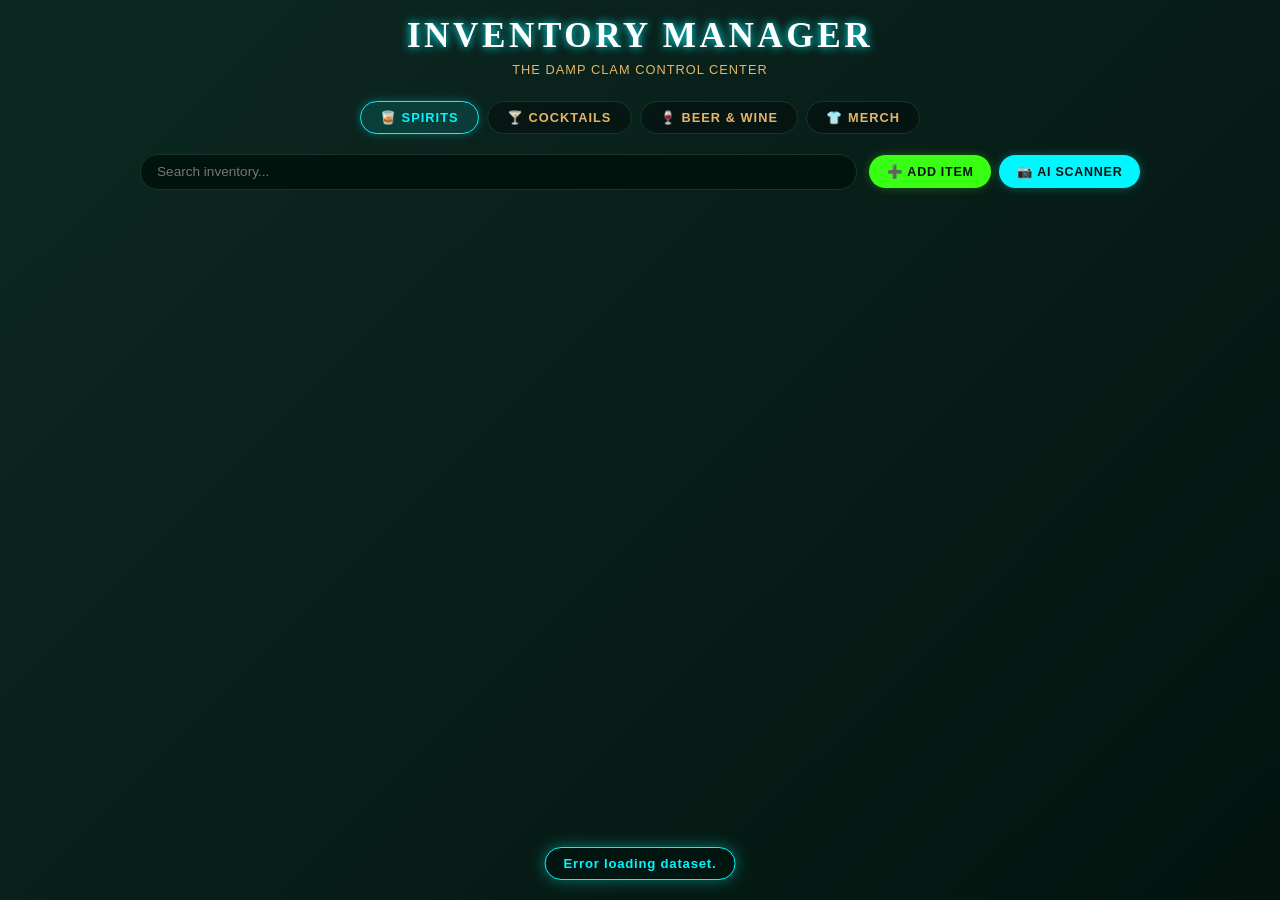
<file: admin/manager.html>
<!DOCTYPE html>
<html lang="en">
<head>
  <meta charset="UTF-8" />
  <meta name="viewport" content="width=device-width, initial-scale=1.0" />
  <title>The Damp Clam — Bar Inventory Manager</title>
  <link rel="icon" type="image/jpeg" href="../logo.jpg" />

  <style>
    :root {
      --bg-gradient: linear-gradient(135deg, #0d2822 0%, #03140f 100%);
      --card-bg: rgba(2, 22, 17, 0.88);
      --input-bg: #01130d;
      --neon-cyan: #00f7ff;
      --neon-green: #39ff14;
      --neon-gold: #ffd700;
      --neon-red: #ff3344;
      --gold-amber: #e5b567;
      --off-white: #f8fafc;
      --border: #16382c;
      --font-serif: "Georgia", Times, serif;
      --font-sans: -apple-system, BlinkMacSystemFont, "Segoe UI", Roboto, sans-serif;
    }

    * { box-sizing: border-box; margin: 0; padding: 0; }

    body {
      font-family: var(--font-sans);
      background-image: var(--bg-gradient);
      background-attachment: fixed;
      color: var(--off-white);
      padding: 1rem 1rem 3rem;
      min-height: 100vh;
    }

    .container { max-width: 1000px; margin: 0 auto; }

    header {
      display: flex;
      flex-direction: column;
      align-items: center;
      text-align: center;
      margin-bottom: 1.5rem;
      gap: 0.35rem;
    }

    h1 {
      font-family: var(--font-serif);
      font-size: clamp(1.6rem, 5vw, 2.2rem);
      font-weight: 700;
      color: #fff;
      text-transform: uppercase;
      letter-spacing: 0.1em;
      text-shadow: 0 0 10px var(--neon-cyan);
    }

    .subtext {
      font-size: 0.8rem;
      color: var(--gold-amber);
      text-transform: uppercase;
      letter-spacing: 0.08em;
    }

    .tabs {
      display: flex;
      justify-content: center;
      gap: 0.5rem;
      flex-wrap: wrap;
      margin-bottom: 1.25rem;
    }

    .tab-btn {
      background: rgba(0, 0, 0, 0.35);
      color: var(--gold-amber);
      border: 1px solid var(--border);
      padding: 0.5rem 1.2rem;
      border-radius: 20px;
      cursor: pointer;
      font-size: 0.8rem;
      text-transform: uppercase;
      letter-spacing: 0.08em;
      font-weight: 600;
      transition: all 0.2s ease;
    }

    .tab-btn:hover { color: var(--neon-cyan); border-color: var(--neon-cyan); }
    .tab-btn.active {
      background: rgba(0, 247, 255, 0.12);
      color: var(--neon-cyan);
      border-color: var(--neon-cyan);
      box-shadow: 0 0 10px rgba(0, 247, 255, 0.3);
    }

    .toolbar {
      display: flex;
      justify-content: space-between;
      align-items: center;
      gap: 0.75rem;
      margin-bottom: 1.25rem;
      flex-wrap: wrap;
    }

    .search-input {
      flex: 1;
      min-width: 200px;
      padding: 0.6rem 1rem;
      border-radius: 20px;
      border: 1px solid var(--border);
      background: var(--input-bg);
      color: #fff;
      font-size: 0.85rem;
    }
    .search-input:focus { outline: none; border-color: var(--neon-cyan); box-shadow: 0 0 8px rgba(0, 247, 255, 0.3); }

    .btn-action {
      display: inline-flex;
      align-items: center;
      gap: 0.35rem;
      padding: 0.55rem 1.1rem;
      border-radius: 20px;
      font-size: 0.78rem;
      font-weight: 700;
      text-transform: uppercase;
      letter-spacing: 0.06em;
      cursor: pointer;
      border: none;
      transition: all 0.2s ease;
      text-decoration: none;
    }
    .btn-add { background: var(--neon-green); color: #03140f; box-shadow: 0 0 10px rgba(57, 255, 20, 0.3); }
    .btn-add:hover { background: #fff; box-shadow: 0 0 15px rgba(57, 255, 20, 0.7); }
    .btn-scanner { background: var(--neon-cyan); color: #03140f; box-shadow: 0 0 10px rgba(0, 247, 255, 0.3); }

    .item-list { display: flex; flex-direction: column; gap: 0.75rem; }

    .item-row {
      background: var(--card-bg);
      border: 1px solid var(--border);
      border-radius: 8px;
      padding: 0.9rem 1rem;
      display: flex;
      flex-direction: column;
      gap: 0.75rem;
      transition: all 0.2s ease;
    }

    @media (min-width: 680px) {
      .item-row {
        flex-direction: row;
        justify-content: space-between;
        align-items: center;
        gap: 1rem;
      }
    }

    .item-row:hover { border-color: rgba(0, 247, 255, 0.35); box-shadow: 0 2px 10px rgba(0, 0, 0, 0.4); }
    .item-row.out-of-stock { opacity: 0.55; border-color: rgba(255, 51, 68, 0.3); }

    .item-info { flex: 1; min-width: 0; }
    
    .item-title {
      font-family: var(--font-serif);
      font-size: 1.05rem;
      font-weight: 600;
      color: #fff;
      margin-bottom: 0.25rem;
      white-space: normal;
      word-break: break-word;
      line-height: 1.3;
    }
    
    .item-meta {
      font-size: 0.76rem;
      color: #94a3b8;
      display: flex;
      gap: 0.5rem;
      flex-wrap: wrap;
      align-items: center;
      line-height: 1.4;
    }
    .item-meta span { color: var(--gold-amber); }

    .item-controls {
      display: flex;
      align-items: center;
      justify-content: space-between;
      gap: 0.6rem;
      flex-wrap: wrap;
      padding-top: 0.4rem;
      border-top: 1px solid rgba(22, 56, 44, 0.6);
    }

    @media (min-width: 680px) {
      .item-controls {
        padding-top: 0;
        border-top: none;
        justify-content: flex-end;
      }
    }

    .control-actions {
      display: flex;
      align-items: center;
      gap: 0.5rem;
    }

    /* Steppers */
    .size-steppers {
      display: flex;
      gap: 0.4rem;
      flex-wrap: wrap;
    }
    .size-stepper-box {
      display: inline-flex;
      align-items: center;
      background: #01130d;
      border: 1px solid var(--border);
      border-radius: 14px;
      padding: 2px 6px;
      gap: 4px;
    }
    .size-label {
      font-size: 0.7rem;
      font-weight: 600;
      color: var(--neon-cyan);
      padding: 0 2px;
    }
    .qty-btn {
      background: transparent;
      border: none;
      color: var(--gold-amber);
      font-size: 0.9rem;
      font-weight: bold;
      width: 20px;
      height: 20px;
      cursor: pointer;
      display: flex;
      align-items: center;
      justify-content: center;
      border-radius: 50%;
    }
    .qty-btn:hover { background: rgba(0, 247, 255, 0.2); color: #fff; }
    .qty-val {
      font-size: 0.8rem;
      font-weight: 700;
      min-width: 16px;
      text-align: center;
      color: #fff;
    }

    .switch {
      position: relative;
      display: inline-block;
      width: 38px;
      height: 20px;
    }
    .switch input { opacity: 0; width: 0; height: 0; }
    .slider {
      position: absolute;
      cursor: pointer;
      top: 0; left: 0; right: 0; bottom: 0;
      background-color: #16382c;
      transition: .25s;
      border-radius: 20px;
      border: 1px solid var(--border);
    }
    .slider:before {
      position: absolute;
      content: "";
      height: 14px;
      width: 14px;
      left: 2px;
      bottom: 2px;
      background-color: #94a3b8;
      transition: .25s;
      border-radius: 50%;
    }
    input:checked + .slider {
      background-color: rgba(57, 255, 20, 0.25);
      border-color: var(--neon-green);
    }
    input:checked + .slider:before {
      transform: translateX(18px);
      background-color: var(--neon-green);
      box-shadow: 0 0 6px var(--neon-green);
    }

    .icon-btn {
      background: rgba(0, 0, 0, 0.3);
      border: 1px solid var(--border);
      color: #cbd5e1;
      border-radius: 6px;
      width: 30px;
      height: 30px;
      display: inline-flex;
      align-items: center;
      justify-content: center;
      cursor: pointer;
      font-size: 0.85rem;
      transition: all 0.2s ease;
    }
    .icon-btn:hover { color: var(--neon-cyan); border-color: var(--neon-cyan); }
    .icon-btn.delete:hover { color: var(--neon-red); border-color: var(--neon-red); box-shadow: 0 0 8px rgba(255,51,68,0.4); }

    .modal-overlay {
      position: fixed;
      inset: 0;
      background: rgba(0, 0, 0, 0.85);
      display: none;
      align-items: center;
      justify-content: center;
      z-index: 1000;
      padding: 1rem;
    }
    .modal-card {
      background: #0d2822;
      border: 1px solid var(--neon-cyan);
      border-radius: 12px;
      width: 100%;
      max-width: 540px;
      max-height: 90vh;
      overflow-y: auto;
      padding: 1.5rem;
      box-shadow: 0 0 25px rgba(0, 247, 255, 0.25);
    }
    .modal-header {
      display: flex;
      justify-content: space-between;
      align-items: center;
      margin-bottom: 1rem;
      border-bottom: 1px solid var(--border);
      padding-bottom: 0.5rem;
    }
    .modal-title { font-family: var(--font-serif); font-size: 1.2rem; color: #fff; }
    .btn-close { background: none; border: none; color: #94a3b8; font-size: 1.2rem; cursor: pointer; }
    .btn-close:hover { color: #fff; }

    .form-group { margin-bottom: 0.75rem; }
    .form-group label {
      display: block;
      font-size: 0.72rem;
      text-transform: uppercase;
      color: var(--gold-amber);
      margin-bottom: 3px;
      font-weight: 600;
      letter-spacing: 0.05em;
    }
    .form-group input, .form-group select, .form-group textarea {
      width: 100%;
      padding: 7px 10px;
      background: var(--input-bg);
      border: 1px solid var(--border);
      border-radius: 6px;
      color: #fff;
      font-size: 0.85rem;
    }
    .form-group input:focus, .form-group select:focus, .form-group textarea:focus {
      outline: none;
      border-color: var(--neon-cyan);
      box-shadow: 0 0 8px rgba(0, 247, 255, 0.3);
    }

    .modal-actions {
      display: flex;
      gap: 0.5rem;
      margin-top: 1.25rem;
    }
    .btn-save-modal { flex: 1; background: var(--neon-green); color: #03140f; padding: 9px; border-radius: 20px; font-weight: bold; border: none; cursor: pointer; text-transform: uppercase; font-size: 0.8rem; }
    .btn-save-modal:hover { background: #fff; }

    #toast {
      position: fixed;
      bottom: 20px;
      left: 50%;
      transform: translateX(-50%);
      background: #021611;
      border: 1px solid var(--neon-cyan);
      color: var(--neon-cyan);
      padding: 8px 18px;
      border-radius: 20px;
      font-size: 0.82rem;
      font-weight: 600;
      letter-spacing: 0.06em;
      box-shadow: 0 0 15px rgba(0, 247, 255, 0.4);
      display: none;
      z-index: 2000;
    }
  </style>
</head>
<body>
  <div class="container">
    <header>
      <h1>Inventory Manager</h1>
      <div class="subtext">The Damp Clam Control Center</div>
    </header>

    <div class="tabs">
      <button class="tab-btn active" data-col="spirits">🥃 Spirits</button>
      <button class="tab-btn" data-col="cocktails">🍸 Cocktails</button>
      <button class="tab-btn" data-col="beer_wine">🍷 Beer & Wine</button>
      <button class="tab-btn" data-col="merch">👕 Merch</button>
    </div>

    <div class="toolbar">
      <input type="text" id="searchBox" class="search-input" placeholder="Search inventory..." />
      <div style="display: flex; gap: 0.5rem;">
        <button class="btn-action btn-add" id="addItemBtn">➕ Add Item</button>
        <a href="scanner.html" class="btn-action btn-scanner">📷 AI Scanner</a>
      </div>
    </div>

    <div class="item-list" id="itemsContainer"></div>
  </div>

  <div class="modal-overlay" id="editModal">
    <div class="modal-card">
      <div class="modal-header">
        <div class="modal-title" id="modalTitle">Edit Item</div>
        <button class="btn-close" id="closeModalBtn">&times;</button>
      </div>
      <form id="itemForm">
        <div id="dynamicFields"></div>
        <div class="modal-actions">
          <button type="submit" class="btn-save-modal" id="modalSaveBtn">Save Changes</button>
        </div>
      </form>
    </div>
  </div>

  <div id="toast">Saving to GitHub...</div>

  <script>
    const REPO = "thedampclam/TheDampClamBarMenu";
    const COLLECTIONS = {
      spirits: { file: "data/spirits.json", label: "Bottle" },
      cocktails: { file: "data/cocktails.json", label: "Cocktail" },
      beer_wine: { file: "data/beer-wine.json", label: "Beer/Wine Item" },
      merch: { file: "data/merch.json", label: "Merch Product" }
    };

    let activeCol = "spirits";
    let activeData = { items: [] };
    let activeSha = "";
    let editingIndex = -1;

    function getGhToken() {
      const stored = localStorage.getItem("decap-cms-user");
      if (stored) {
        try {
          const parsed = JSON.parse(stored);
          if (parsed.token) return parsed.token;
        } catch(e) {}
      }
      return prompt("Enter your GitHub Personal Access Token (ghp_...):");
    }

    const token = getGhToken();
    if (token) localStorage.setItem("decap-cms-user", JSON.stringify({ token: token, backendName: "github" }));

    document.querySelectorAll(".tab-btn").forEach(btn => {
      btn.addEventListener("click", () => {
        document.querySelectorAll(".tab-btn").forEach(b => b.classList.remove("active"));
        btn.classList.add("active");
        activeCol = btn.dataset.col;
        loadCollectionData();
      });
    });

    async function loadCollectionData() {
      showToast("Loading data...");
      try {
        const res = await fetch(`https://api.github.com/repos/${REPO}/contents/${COLLECTIONS[activeCol].file}?ref=main`, {
          headers: { "Authorization": `Bearer ${token}` }
        });
        const json = await res.json();
        activeSha = json.sha;
        activeData = JSON.parse(decodeURIComponent(escape(atob(json.content))));
        renderList();
        hideToast();
      } catch (err) {
        console.error(err);
        showToast("Error loading dataset.");
      }
    }

    // Helper: Normalize item unit sizes / counts (Spirits, Beer, Wine)
    function getItemUnits(item, col) {
      if (item.sizes && typeof item.sizes === "object" && Object.keys(item.sizes).length > 0) {
        return item.sizes;
      }
      const qty = item.quantity !== undefined ? item.quantity : (item.inStock ? 1 : 0);
      let defaultUnit = "750 mL";
      if (col === "beer_wine") {
        const cat = (item.category || "").toLowerCase();
        defaultUnit = cat.includes("wine") ? "Bottle" : "Can";
      }
      return { [item.size || defaultUnit]: qty };
    }

    function renderList() {
      const container = document.getElementById("itemsContainer");
      const query = (document.getElementById("searchBox").value || "").toLowerCase();

      const filtered = activeData.items.map((item, idx) => ({ ...item, _idx: idx }))
        .filter(item => (item.name || "").toLowerCase().includes(query) || (item.category || "").toLowerCase().includes(query));

      if (filtered.length === 0) {
        container.innerHTML = `<div style="text-align:center; padding: 2rem; color: var(--gold-amber);">No items found.</div>`;
        return;
      }

      container.innerHTML = filtered.map(item => {
        let isOutOfStock = false;
        let stepperHtml = '';

        if (activeCol === 'spirits' || activeCol === 'beer_wine') {
          const unitsObj = getItemUnits(item, activeCol);
          const totalQty = Object.values(unitsObj).reduce((a, b) => a + b, 0);
          isOutOfStock = !item.inStock || totalQty === 0;

          stepperHtml = `
            <div class="size-steppers">
              ${Object.entries(unitsObj).map(([unitName, count]) => `
                <div class="size-stepper-box" title="${unitName}">
                  <span class="size-label">${unitName}</span>
                  <button class="qty-btn" onclick="stepUnitQty(${item._idx}, '${unitName}', -1)">−</button>
                  <span class="qty-val">${count}</span>
                  <button class="qty-btn" onclick="stepUnitQty(${item._idx}, '${unitName}', 1)">+</button>
                </div>
              `).join('')}
            </div>
          `;
        }

        return `
        <div class="item-row ${isOutOfStock ? 'out-of-stock' : ''}">
          <div class="item-info">
            <div class="item-title">${item.name}</div>
            <div class="item-meta">
              <span>${item.category || ''}</span>
              ${item.subCategory ? `• ${item.subCategory}` : ''}
              ${item.style ? `• ${item.style}` : ''}
              ${item.proof ? `• ${item.proof}` : ''}
              ${item.abv ? `• ${item.abv}` : ''}
              ${item.origin ? `• ${item.origin}` : ''}
              ${item.price ? `• ${item.price}` : ''}
            </div>
          </div>
          <div class="item-controls">
            ${stepperHtml || '<div></div>'}
            <div class="control-actions">
              <label class="switch" title="Toggle Stock">
                <input type="checkbox" ${item.inStock && !isOutOfStock ? 'checked' : ''} onchange="toggleStock(${item._idx}, this.checked)" />
                <span class="slider"></span>
              </label>
              <button class="icon-btn" onclick="openEditModal(${item._idx})" title="Edit Details">✏️</button>
              <button class="icon-btn delete" onclick="deleteItem(${item._idx})" title="Delete Item">🗑️</button>
            </div>
          </div>
        </div>
      `}).join("");
    }

    // Step a specific unit (e.g. Can, Bottle, 750 mL) up or down
    async function stepUnitQty(index, unitKey, delta) {
      const item = activeData.items[index];
      if (!item.sizes) item.sizes = getItemUnits(item, activeCol);

      let currentVal = item.sizes[unitKey] || 0;
      let newVal = currentVal + delta;
      if (newVal < 0) newVal = 0;

      item.sizes[unitKey] = newVal;

      const total = Object.values(item.sizes).reduce((a, b) => a + b, 0);
      item.quantity = total;
      item.inStock = total > 0;

      const activeUnits = Object.keys(item.sizes).filter(k => item.sizes[k] > 0);
      item.size = activeUnits.length > 0 ? activeUnits.join(", ") : Object.keys(item.sizes)[0];

      renderList();
      await pushDataToGithub(`Adjust ${item.name} (${unitKey}) to ${newVal}`);
    }

    async function toggleStock(index, newStatus) {
      const item = activeData.items[index];
      item.inStock = newStatus;

      if (activeCol === 'spirits' || activeCol === 'beer_wine') {
        if (!item.sizes) item.sizes = getItemUnits(item, activeCol);
        if (!newStatus) {
          Object.keys(item.sizes).forEach(k => item.sizes[k] = 0);
          item.quantity = 0;
        } else {
          const firstKey = Object.keys(item.sizes)[0] || (activeCol === 'spirits' ? "750 mL" : "Can");
          item.sizes[firstKey] = Math.max(item.sizes[firstKey], 1);
          item.quantity = Object.values(item.sizes).reduce((a, b) => a + b, 0);
        }
      }

      renderList();
      await pushDataToGithub(`Update stock status for ${item.name}`);
    }

    async function deleteItem(index) {
      const name = activeData.items[index].name;
      if (!confirm(`Are you sure you want to permanently delete "${name}"?`)) return;
      activeData.items.splice(index, 1);
      renderList();
      await pushDataToGithub(`Delete ${name}`);
    }

    async function pushDataToGithub(commitMsg) {
      showToast("Syncing with GitHub...");
      try {
        const updatedContent = btoa(unescape(encodeURIComponent(JSON.stringify(activeData, null, 2))));
        const res = await fetch(`https://api.github.com/repos/${REPO}/contents/${COLLECTIONS[activeCol].file}`, {
          method: "PUT",
          headers: {
            "Accept": "application/vnd.github+json",
            "Authorization": `Bearer ${token}`
          },
          body: JSON.stringify({
            message: commitMsg || `Update ${activeCol} via Web Manager`,
            content: updatedContent,
            sha: activeSha,
            branch: "main"
          })
        });
        const result = await res.json();
        activeSha = result.content.sha;
        showToast("✓ Saved & Published!");
        setTimeout(hideToast, 2000);
      } catch (err) {
        console.error(err);
        showToast("❌ Commit failed. Check permissions.");
      }
    }

    const modal = document.getElementById("editModal");
    document.getElementById("closeModalBtn").onclick = () => modal.style.display = "none";
    document.getElementById("addItemBtn").onclick = () => openAddModal();
    document.getElementById("searchBox").oninput = () => renderList();

    function openAddModal() {
      editingIndex = -1;
      document.getElementById("modalTitle").textContent = `Add New ${COLLECTIONS[activeCol].label}`;
      buildFormFields({});
      modal.style.display = "flex";
    }

    function openEditModal(index) {
      editingIndex = index;
      const item = activeData.items[index];
      document.getElementById("modalTitle").textContent = `Edit ${item.name}`;
      buildFormFields(item);
      modal.style.display = "flex";
    }

    function buildFormFields(data) {
      const container = document.getElementById("dynamicFields");
      if (activeCol === "spirits") {
        const sizesStr = data.sizes ? Object.entries(data.sizes).map(([k, v]) => `${k}: ${v}`).join(', ') : (data.size ? `${data.size}: 1` : '750 mL: 1');
        container.innerHTML = `
          <div class="form-group"><label>Bottle Name</label><input type="text" id="f_name" value="${data.name || ''}" required /></div>
          <div class="form-group"><label>Category</label><input type="text" id="f_cat" value="${data.category || 'Bourbon & American Whiskey'}" required /></div>
          <div class="form-group"><label>Sub-Category</label><input type="text" id="f_sub" value="${data.subCategory || ''}" /></div>
          <div class="form-group"><label>Proof / ABV</label><input type="text" id="f_proof" value="${data.proof || ''}" /></div>
          <div class="form-group"><label>Sizes & Counts (e.g. 750 mL: 1, 375 mL: 1)</label><input type="text" id="f_sizes" value="${sizesStr}" /></div>
          <div class="form-group"><label>Details</label><input type="text" id="f_details" value="${data.details || ''}" /></div>
          <div class="form-group"><label>Tasting Notes</label><textarea id="f_notes" rows="2">${data.extra?.notes || ''}</textarea></div>
        `;
      } else if (activeCol === "cocktails") {
        container.innerHTML = `
          <div class="form-group"><label>Cocktail Name</label><input type="text" id="f_name" value="${data.name || ''}" required /></div>
          <div class="form-group"><label>Category</label><input type="text" id="f_cat" value="${data.category || 'House Signatures'}" required /></div>
          <div class="form-group"><label>Description</label><textarea id="f_desc" rows="2">${data.desc || ''}</textarea></div>
          <div class="form-group"><label>Recipe / Spec</label><textarea id="f_recipe" rows="2">${data.recipe || ''}</textarea></div>
          <div class="form-group"><label>Ingredients</label><input type="text" id="f_ing" value="${data.ingredients || ''}" /></div>
          <div class="form-group"><label>Glassware</label><input type="text" id="f_glass" value="${data.glass || ''}" /></div>
          <div class="form-group"><label>Garnish</label><input type="text" id="f_garnish" value="${data.garnish || ''}" /></div>
        `;
      } else if (activeCol === "beer_wine") {
        const isWine = (data.category || "").toLowerCase().includes("wine");
        const defaultExample = isWine ? "Bottle: 1" : "Can: 4";
        const sizesStr = data.sizes ? Object.entries(data.sizes).map(([k, v]) => `${k}: ${v}`).join(', ') : (data.quantity !== undefined ? (isWine ? `Bottle: ${data.quantity}` : `Can: ${data.quantity}`) : defaultExample);

        container.innerHTML = `
          <div class="form-group"><label>Item Name</label><input type="text" id="f_name" value="${data.name || ''}" required /></div>
          <div class="form-group"><label>Category</label><input type="text" id="f_cat" value="${data.category || 'Beer'}" required /></div>
          <div class="form-group"><label>Style / Type</label><input type="text" id="f_style" value="${data.style || ''}" /></div>
          <div class="form-group"><label>Inventory Units & Counts (e.g. Can: 6, 16 oz: 2 OR Bottle: 1)</label><input type="text" id="f_sizes" value="${sizesStr}" /></div>
          <div class="form-group"><label>ABV</label><input type="text" id="f_abv" value="${data.abv || ''}" /></div>
          <div class="form-group"><label>Origin</label><input type="text" id="f_origin" value="${data.origin || ''}" /></div>
          <div class="form-group"><label>Notes / Details</label><textarea id="f_details" rows="2">${data.details || ''}</textarea></div>
        `;
      } else if (activeCol === "merch") {
        container.innerHTML = `
          <div class="form-group"><label>Product Name</label><input type="text" id="f_name" value="${data.name || ''}" required /></div>
          <div class="form-group"><label>Category</label><input type="text" id="f_cat" value="${data.category || 'T-Shirts'}" required /></div>
          <div class="form-group"><label>Description</label><textarea id="f_desc" rows="2">${data.desc || ''}</textarea></div>
          <div class="form-group"><label>Price Range</label><input type="text" id="f_price" value="${data.price || ''}" /></div>
          <div class="form-group"><label>Etsy Direct URL</label><input type="text" id="f_url" value="${data.etsyUrl || ''}" /></div>
        `;
      }
    }

    document.getElementById("itemForm").onsubmit = async (e) => {
      e.preventDefault();
      modal.style.display = "none";

      const updatedObj = editingIndex >= 0 ? activeData.items[editingIndex] : { inStock: true, extra: {} };
      updatedObj.name = document.getElementById("f_name").value.trim();
      updatedObj.category = document.getElementById("f_cat").value.trim();

      if (activeCol === "spirits" || activeCol === "beer_wine") {
        if (activeCol === "spirits") {
          updatedObj.subCategory = document.getElementById("f_sub").value.trim();
          updatedObj.proof = document.getElementById("f_proof").value.trim();
          updatedObj.details = document.getElementById("f_details").value.trim();

          const notes = document.getElementById("f_notes").value.trim();
          if (notes) {
            if (!updatedObj.extra) updatedObj.extra = {};
            updatedObj.extra.notes = notes;
          }
        } else {
          updatedObj.style = document.getElementById("f_style").value.trim();
          updatedObj.abv = document.getElementById("f_abv").value.trim();
          updatedObj.origin = document.getElementById("f_origin").value.trim();
          updatedObj.details = document.getElementById("f_details").value.trim();
        }

        // Parse custom counts string (e.g. "Can: 4, 16 oz: 2" or "Bottle: 2")
        const rawSizes = document.getElementById("f_sizes").value.split(",");
        const sizesMap = {};
        let totalCount = 0;
        rawSizes.forEach(pair => {
          const parts = pair.split(":");
          if (parts.length === 2) {
            const sz = parts[0].trim();
            const cnt = parseInt(parts[1].trim()) || 0;
            if (sz) {
              sizesMap[sz] = cnt;
              totalCount += cnt;
            }
          } else if (parts[0].trim()) {
            const unit = parts[0].trim();
            sizesMap[unit] = 1;
            totalCount += 1;
          }
        });

        updatedObj.sizes = sizesMap;
        updatedObj.quantity = totalCount;
        updatedObj.inStock = totalCount > 0;
        updatedObj.size = Object.keys(sizesMap).join(", ");

      } else if (activeCol === "cocktails") {
        updatedObj.desc = document.getElementById("f_desc").value.trim();
        updatedObj.recipe = document.getElementById("f_recipe").value.trim();
        updatedObj.ingredients = document.getElementById("f_ing").value.trim();
        updatedObj.glass = document.getElementById("f_glass").value.trim();
        updatedObj.garnish = document.getElementById("f_garnish").value.trim();
      } else if (activeCol === "merch") {
        updatedObj.desc = document.getElementById("f_desc").value.trim();
        updatedObj.price = document.getElementById("f_price").value.trim();
        updatedObj.etsyUrl = document.getElementById("f_url").value.trim();
      }

      if (editingIndex >= 0) {
        activeData.items[editingIndex] = updatedObj;
      } else {
        activeData.items.push(updatedObj);
      }

      renderList();
      await pushDataToGithub(`Update ${updatedObj.name}`);
    };

    function showToast(msg) {
      const toast = document.getElementById("toast");
      toast.textContent = msg;
      toast.style.display = "block";
    }
    function hideToast() {
      document.getElementById("toast").style.display = "none";
    }

    loadCollectionData();
  </script>
</body>
</html>
</file>
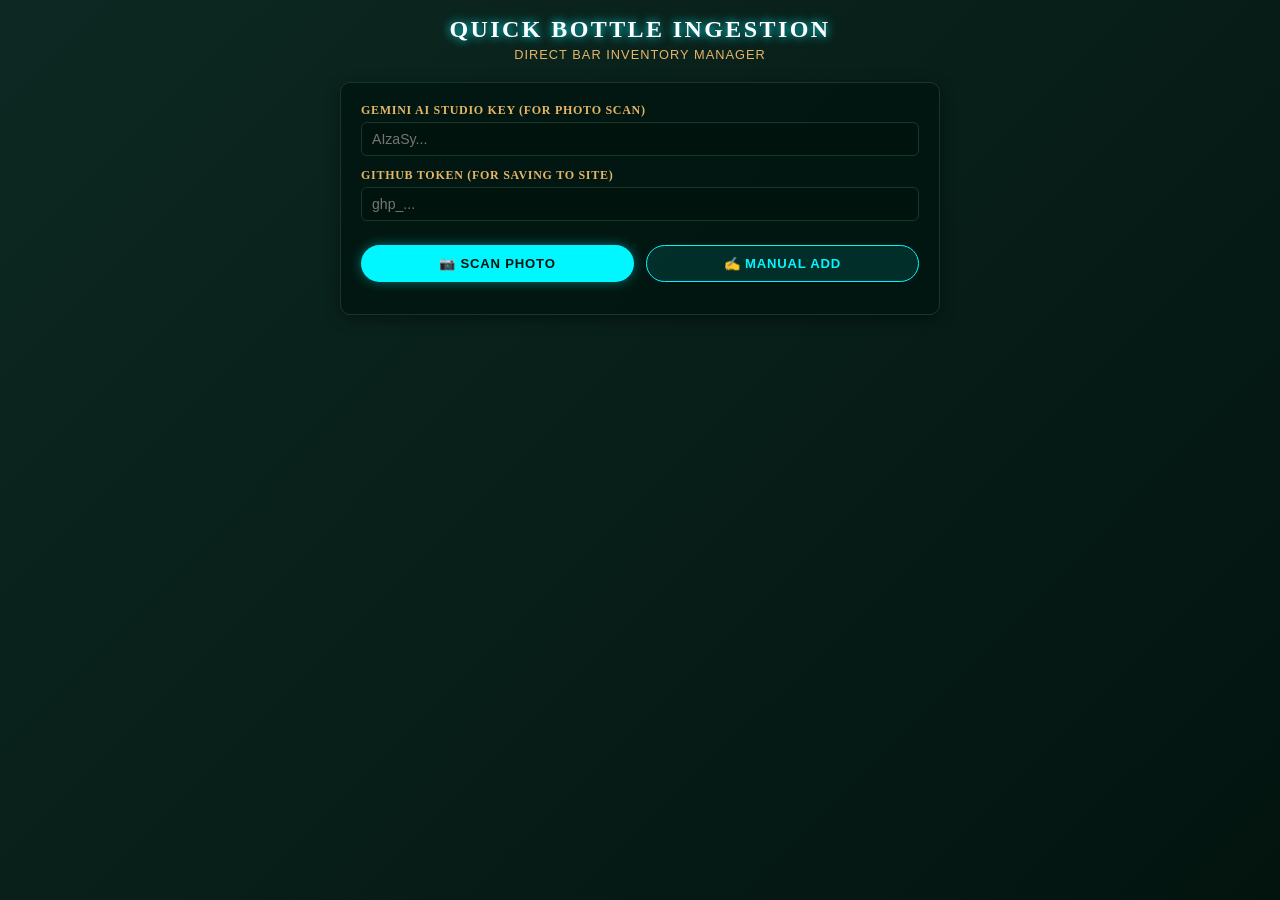
<file: admin/scanner.html>
<!DOCTYPE html>
<html lang="en">
<head>
  <meta charset="UTF-8" />
  <meta name="viewport" content="width=device-width, initial-scale=1.0" />
  <title>The Damp Clam — Inventory Addition</title>
  <link rel="icon" type="image/jpeg" href="../logo.jpg" />
  <style>
    :root {
      --bg-dark: #03140f;
      --bg-gradient: linear-gradient(135deg, #0d2822 0%, #03140f 100%);
      --card-bg: rgba(2, 22, 17, 0.92);
      --neon-cyan: #00f7ff;
      --neon-green: #39ff14;
      --neon-gold: #ffd700;
      --neon-pink: #ff2a8d;
      --gold-amber: #e5b567;
      --border: #16382c;
      --font-serif: "Georgia", Times, serif;
      --font-sans: -apple-system, BlinkMacSystemFont, "Segoe UI", Roboto, sans-serif;
    }
    * { box-sizing: border-box; margin: 0; padding: 0; }
    body {
      background: var(--bg-dark);
      background-image: var(--bg-gradient);
      background-attachment: fixed;
      color: #f8fafc;
      font-family: var(--font-sans);
      padding: 1rem;
      min-height: 100vh;
    }
    .container { max-width: 600px; margin: 0 auto; }
    header { text-align: center; margin-bottom: 1.25rem; }
    h1 { font-family: var(--font-serif); font-size: 1.5rem; color: #fff; text-transform: uppercase; letter-spacing: 0.1em; text-shadow: 0 0 10px var(--neon-cyan); }
    .sub { font-size: 0.8rem; color: var(--gold-amber); text-transform: uppercase; letter-spacing: 0.08em; margin-top: 4px; }
    
    .card {
      background: var(--card-bg);
      border: 1px solid var(--border);
      border-radius: 10px;
      padding: 1.25rem;
      margin-bottom: 1.25rem;
      box-shadow: 0 4px 15px rgba(0,0,0,0.4);
    }
    label { display: block; font-family: var(--font-serif); font-size: 0.75rem; text-transform: uppercase; letter-spacing: 0.06em; color: var(--gold-amber); margin-bottom: 4px; font-weight: 600; }
    input[type="text"], input[type="number"], select, textarea, input[type="password"] {
      width: 100%;
      padding: 8px 10px;
      border-radius: 6px;
      border: 1px solid var(--border);
      background: #01130d;
      color: #fff;
      font-size: 0.88rem;
      margin-bottom: 0.75rem;
    }
    input:focus, select:focus, textarea:focus { outline: none; border-color: var(--neon-cyan); box-shadow: 0 0 8px rgba(0,247,255,0.4); }
    
    .action-grid {
      display: grid;
      grid-template-columns: 1fr 1fr;
      gap: 0.75rem;
      margin-bottom: 0.75rem;
    }
    .btn {
      display: inline-flex;
      align-items: center;
      justify-content: center;
      width: 100%;
      padding: 10px 14px;
      border-radius: 25px;
      font-size: 0.82rem;
      font-weight: 700;
      text-transform: uppercase;
      letter-spacing: 0.06em;
      cursor: pointer;
      border: none;
      transition: all 0.2s ease;
      text-decoration: none;
      text-align: center;
    }
    .btn-camera { background: var(--neon-cyan); color: #03140f; box-shadow: 0 0 12px rgba(0,247,255,0.4); }
    .btn-camera:hover { background: #fff; box-shadow: 0 0 18px rgba(0,247,255,0.8); }
    .btn-manual { background: rgba(0, 247, 255, 0.1); color: var(--neon-cyan); border: 1px solid var(--neon-cyan); }
    .btn-manual:hover { background: rgba(0, 247, 255, 0.25); }
    
    .btn-save { background: var(--neon-green); color: #03140f; box-shadow: 0 0 12px rgba(57,255,20,0.4); margin-top: 0.5rem; }
    .btn-save:hover { background: #fff; box-shadow: 0 0 18px rgba(57,255,20,0.8); }
    .btn-secondary { background: transparent; color: var(--gold-amber); border: 1px solid var(--gold-amber); margin-top: 0.5rem; }
    
    .status-msg { text-align: center; font-size: 0.85rem; margin: 0.75rem 0; font-style: italic; }
    .status-msg.loading { color: var(--neon-cyan); }
    .status-msg.success { color: var(--neon-green); font-weight: bold; }
    .status-msg.error { color: #ff3344; font-weight: bold; }
    
    .preview-img { width: 100%; max-height: 220px; object-fit: cover; border-radius: 8px; border: 1px solid var(--border); margin-bottom: 0.75rem; display: none; }
    .form-grid { display: grid; grid-template-columns: 1fr 1fr; gap: 0.75rem; }
    .full-width { grid-column: 1 / -1; }
    .checkbox-row { display: flex; align-items: center; gap: 0.5rem; margin-bottom: 0.75rem; }
    .checkbox-row input { width: auto; margin-bottom: 0; }

    /* Similarity Alert Banner */
    .match-box {
      background: rgba(229, 181, 103, 0.1);
      border: 1px solid var(--gold-amber);
      border-radius: 8px;
      padding: 0.85rem;
      margin-bottom: 1rem;
      display: none;
    }
    .match-header {
      font-size: 0.8rem;
      color: var(--gold-amber);
      font-weight: bold;
      text-transform: uppercase;
      letter-spacing: 0.06em;
      margin-bottom: 0.5rem;
    }
    .match-item {
      background: #01130d;
      border: 1px solid var(--border);
      border-radius: 6px;
      padding: 0.6rem 0.75rem;
      margin-bottom: 0.5rem;
      display: flex;
      justify-content: space-between;
      align-items: center;
      gap: 0.5rem;
    }
    .match-name { font-size: 0.85rem; font-weight: 600; color: #fff; }
    .match-sub { font-size: 0.72rem; color: #94a3b8; }
    .btn-match-action {
      font-size: 0.7rem;
      font-weight: bold;
      text-transform: uppercase;
      padding: 6px 12px;
      border-radius: 12px;
      border: none;
      cursor: pointer;
      background: var(--neon-cyan);
      color: #03140f;
    }
    .btn-match-action:hover { background: #fff; }
  </style>
  </head>
<body>
  <div class="container">
    <header>
      <h1>Quick Bottle Ingestion</h1>
      <div class="sub">Direct Bar Inventory Manager</div>
    </header>

    <div class="card">
      <div style="margin-bottom: 0.75rem;">
        <label for="gemini-key">Gemini AI Studio Key (For Photo Scan)</label>
        <input type="password" id="gemini-key" placeholder="AIzaSy..." />

        <label for="gh-token">GitHub Token (For Saving to Site)</label>
        <input type="password" id="gh-token" placeholder="ghp_..." />
      </div>

      <div class="action-grid">
        <button class="btn btn-camera" id="capture-btn">📷 Scan Photo</button>
        <button class="btn btn-manual" id="manual-btn">✍️ Manual Add</button>
      </div>

      <input type="file" id="camera-input" accept="image/*" capture="environment" style="display: none;" />
      <img id="image-preview" class="preview-img" alt="Bottle Label" />
      <div id="status-display" class="status-msg"></div>
    </div>

    <!-- Review / Manual Form -->
    <form id="bottle-form" class="card" style="display: none;">
      <!-- Similar Match Container -->
      <div class="match-box" id="similar-matches-box">
        <div class="match-header">🔍 Existing Bottle Match Found</div>
        <div id="matches-list"></div>
      </div>

      <h2 style="font-family: var(--font-serif); font-size: 1.1rem; color: #fff; margin-bottom: 1rem; text-transform: uppercase;">Bottle Details</h2>
      
      <div class="form-grid">
        <div class="full-width">
          <label>Bottle Name *</label>
          <input type="text" id="b-name" placeholder="e.g. Eagle Rare 10-Year" required />
        </div>
        <div>
          <label>Category</label>
          <select id="b-category">
            <option>Bourbon & American Whiskey</option>
            <option>Scotch Whisky</option>
            <option>Irish Whiskey</option>
            <option>Rum & Aquavit</option>
            <option>Gin, Vodka & Liqueurs</option>
            <option>Wine</option>
          </select>
        </div>
        <div>
          <label>Sub-Category / Style</label>
          <input type="text" id="b-sub" placeholder="e.g. Straight Bourbon or Cabernet Sauvignon" />
        </div>
        <div>
          <label>Proof / ABV</label>
          <input type="text" id="b-proof" placeholder="e.g. 90 Proof (45% ABV)" />
        </div>
        <div>
          <label>Bottle Size / Unit</label>
          <input type="text" id="b-size" value="750 mL" />
        </div>
        <div>
          <label>Quantity in Stock</label>
          <input type="number" id="b-qty" value="1" min="1" />
        </div>
        <div class="full-width">
          <label>Details / Bottler / Distiller / Vineyard</label>
          <input type="text" id="b-details" placeholder="e.g. Kentucky Straight Bourbon, Aged 10 Years" />
        </div>
        <div class="full-width">
          <label>Tasting Notes</label>
          <textarea id="b-notes" rows="2" placeholder="Toasted oak, vanilla, rich caramel, and cherries."></textarea>
        </div>
        <div>
          <label>Mashbill / Botanicals / Origin (Optional)</label>
          <input type="text" id="b-mash" placeholder="e.g. Buffalo Trace Mash #1 or Napa Valley, CA" />
        </div>
        <div>
          <label>Barrel / Cask (Optional)</label>
          <input type="text" id="b-barrel" placeholder="e.g. French Oak Casks" />
        </div>
        <div class="full-width checkbox-row">
          <input type="checkbox" id="b-special" />
          <label for="b-special" style="margin-bottom:0; cursor:pointer;">Mark as Special / Reserve Bottle?</label>
        </div>
        <div class="full-width checkbox-row">
          <input type="checkbox" id="b-gifted" />
          <label for="b-gifted" style="margin-bottom:0; cursor:pointer;">Mark as Gifted Bottle?</label>
        </div>
        <div class="full-width" id="gift-notes-row" style="display: none;">
          <label>Gift Story / Occasion</label>
          <input type="text" id="b-giftnotes" placeholder="e.g. Gifted for anniversary." />
        </div>
      </div>

      <button type="submit" class="btn btn-save" id="save-btn">✓ Save as New Card</button>
      <a href="manager.html" class="btn btn-secondary">Go to Bar Manager</a>
    </form>
  </div>

  <script>
    const REPO = "thedampclam/TheDampClamBarMenu";
    
    let existingSpirits = [];

    const storedGemini = localStorage.getItem("damp_clam_gemini_key");
    if (storedGemini) document.getElementById("gemini-key").value = storedGemini;

    const storedGh = localStorage.getItem("decap-cms-user");
    if (storedGh) {
      try {
        const parsed = JSON.parse(storedGh);
        if (parsed.token) document.getElementById("gh-token").value = parsed.token;
      } catch (e) {}
    }

    async function preloadInventory() {
      try {
        const res = await fetch(`https://raw.githubusercontent.com/${REPO}/main/data/spirits.json`);
        const data = await res.json();
        existingSpirits = data.items || [];
      } catch(e) {
        console.warn("Could not pre-fetch spirits list:", e);
      }
    }
    preloadInventory();

    const captureBtn = document.getElementById("capture-btn");
    const manualBtn = document.getElementById("manual-btn");
    const cameraInput = document.getElementById("camera-input");
    const preview = document.getElementById("image-preview");
    const statusDisplay = document.getElementById("status-display");
    const bottleForm = document.getElementById("bottle-form");
    const giftedCheckbox = document.getElementById("b-gifted");
    const giftNotesRow = document.getElementById("gift-notes-row");
    const nameInput = document.getElementById("b-name");

    giftedCheckbox.addEventListener("change", () => {
      giftNotesRow.style.display = giftedCheckbox.checked ? "block" : "none";
    });

    nameInput.addEventListener("input", () => {
      checkForSimilarBottles(nameInput.value.trim());
    });

    manualBtn.addEventListener("click", () => {
      saveKeys();
      bottleForm.style.display = "block";
      statusDisplay.textContent = "";
      preview.style.display = "none";
      bottleForm.scrollIntoView({ behavior: 'smooth' });
    });

    captureBtn.addEventListener("click", () => {
      const gKey = document.getElementById("gemini-key").value.trim();
      if (!gKey) {
        alert("Please paste your Gemini API Key first.");
        return;
      }
      saveKeys();
      cameraInput.click();
    });

    function saveKeys() {
      const gKey = document.getElementById("gemini-key").value.trim();
      const ghKey = document.getElementById("gh-token").value.trim();
      if (gKey) localStorage.setItem("damp_clam_gemini_key", gKey);
      if (ghKey) localStorage.setItem("decap-cms-user", JSON.stringify({ token: ghKey, backendName: "github" }));
    }

    cameraInput.addEventListener("change", async (e) => {
      const file = e.target.files[0];
      if (!file) return;

      preview.src = URL.createObjectURL(file);
      preview.style.display = "block";
      statusDisplay.className = "status-msg loading";
      statusDisplay.textContent = "Resizing & analyzing bottle label...";

      try {
        const base64Data = await resizeImageToBase64(file, 1200);
        analyzeBottleLabel(base64Data);
      } catch (err) {
        console.error(err);
        statusDisplay.className = "status-msg error";
        statusDisplay.textContent = "Image processing failed. You can use Manual Add below.";
        bottleForm.style.display = "block";
      }
    });

    function resizeImageToBase64(file, maxDimension) {
      return new Promise((resolve, reject) => {
        const reader = new FileReader();
        reader.onload = (readerEvent) => {
          const image = new Image();
          image.onload = () => {
            let width = image.width;
            let height = image.height;
            if (width > height) {
              if (width > maxDimension) {
                height = Math.round((height * maxDimension) / width);
                width = maxDimension;
              }
            } else {
              if (height > maxDimension) {
                width = Math.round((width * maxDimension) / height);
                height = maxDimension;
              }
            }
            const canvas = document.createElement("canvas");
            canvas.width = width;
            canvas.height = height;
            const ctx = canvas.getContext("2d");
            ctx.drawImage(image, 0, 0, width, height);
            const dataUrl = canvas.toDataURL("image/jpeg", 0.85);
            resolve(dataUrl.split(",")[1]);
          };
          image.onerror = reject;
          image.src = readerEvent.target.result;
        };
        reader.onerror = reject;
        reader.readAsDataURL(file);
      });
    }

    async function analyzeBottleLabel(base64Data) {
      const gKey = document.getElementById("gemini-key").value.trim();
      const prompt = `Analyze this beverage bottle photo (liquor, wine, or beer). Extract details and return ONLY a valid JSON object matching this schema without markdown fences:
      {
        "name": "Full Product/Bottle Name",
        "category": "One of: Bourbon & American Whiskey, Scotch Whisky, Irish Whiskey, Rum & Aquavit, Gin, Vodka & Liqueurs, Wine",
        "subCategory": "e.g. Straight Bourbon, Speyside, Cabernet Sauvignon, Pinot Noir, Liqueur, etc.",
        "proof": "e.g. 90 Proof (45% ABV) or 13.5% ABV",
        "size": "e.g. 750 mL or Bottle",
        "details": "e.g. Producer, Vintage, Estate, or Distiller info",
        "mash": "Region / Appellation / Mashbill / Botanicals",
        "barrel": "Oak / Barrel aging notes if listed",
        "notes": "Tasting notes summary"
      }`;

      try {
        const res = await fetch(`https://generativelanguage.googleapis.com/v1beta/models/gemini-3.6-flash:generateContent?key=${gKey}`, {
          method: "POST",
          headers: { "Content-Type": "application/json" },
          body: JSON.stringify({
            contents: [{
              parts: [
                { text: prompt },
                { inline_data: { mime_type: "image/jpeg", data: base64Data } }
              ]
            }],
            generationConfig: { response_mime_type: "application/json" }
          })
        });

        const data = await res.json();
        if (data.error) throw new Error(data.error.message || "Gemini API Error");

        const rawJson = data.candidates[0].content.parts[0].text;
        const bottle = JSON.parse(rawJson);

        document.getElementById("b-name").value = bottle.name || "";
        document.getElementById("b-category").value = bottle.category || "Bourbon & American Whiskey";
        document.getElementById("b-sub").value = bottle.subCategory || "";
        document.getElementById("b-proof").value = bottle.proof || "";
        document.getElementById("b-size").value = bottle.size || "750 mL";
        document.getElementById("b-details").value = bottle.details || "";
        document.getElementById("b-notes").value = bottle.notes || "";
        document.getElementById("b-mash").value = bottle.mash || "";
        document.getElementById("b-barrel").value = bottle.barrel || "";

        bottleForm.style.display = "block";
        statusDisplay.className = "status-msg success";
        statusDisplay.textContent = "✓ Label analyzed! Check for matches below or edit details.";
        
        checkForSimilarBottles(bottle.name || "");
        bottleForm.scrollIntoView({ behavior: 'smooth' });
      } catch (err) {
        console.error(err);
        statusDisplay.className = "status-msg error";
        statusDisplay.textContent = `Scan notice: ${err.message}. You can enter details manually below.`;
        bottleForm.style.display = "block";
      }
    }

    function checkForSimilarBottles(targetName) {
      const matchBox = document.getElementById("similar-matches-box");
      const list = document.getElementById("matches-list");
      if (!targetName || targetName.length < 3 || existingSpirits.length === 0) {
        matchBox.style.display = "none";
        return;
      }

      const cleanTarget = targetName.toLowerCase().replace(/[^a-z0-9]/g, " ");
      const words = cleanTarget.split(/\s+/).filter(w => w.length > 2);

      const matches = existingSpirits.map((item, idx) => {
        const cleanItem = (item.name || "").toLowerCase().replace(/[^a-z0-9]/g, " ");
        let score = 0;
        
        if (cleanItem === cleanTarget) score += 100;
        if (cleanItem.includes(cleanTarget) || cleanTarget.includes(cleanItem)) score += 50;
        words.forEach(w => {
          if (cleanItem.includes(w)) score += 10;
        });

        return { item, idx, score };
      }).filter(m => m.score >= 20).sort((a, b) => b.score - a.score).slice(0, 3);

      const currentInputSize = document.getElementById("b-size").value.trim() || "750 mL";

      if (matches.length > 0) {
        matchBox.style.display = "block";
        list.innerHTML = matches.map(m => {
          const currentSizesDesc = m.item.sizes ? Object.entries(m.item.sizes).map(([sz, c]) => `${c}× ${sz}`).join(", ") : `${m.item.quantity || 1}× ${m.item.size || '750 mL'}`;
          return `
          <div class="match-item">
            <div>
              <div class="match-name">${m.item.name}</div>
              <div class="match-sub">${m.item.category || ''} • Current: ${currentSizesDesc}</div>
            </div>
            <button type="button" class="btn-match-action" onclick="addSizeToExistingEntry(${m.idx})">➕ Add ${currentInputSize} to This Entry</button>
          </div>
        `}).join("");
      } else {
        matchBox.style.display = "none";
      }
    }

    window.addSizeToExistingEntry = async function(index) {
      const targetBottle = existingSpirits[index];
      const sizeToAdd = document.getElementById("b-size").value.trim() || "750 mL";
      const qtyToAdd = parseInt(document.getElementById("b-qty").value) || 1;

      if (!confirm(`Add ${qtyToAdd}× ${sizeToAdd} to existing card "${targetBottle.name}"?`)) return;

      const ghToken = getAuthToken();
      if (!ghToken) return;

      const saveBtn = document.getElementById("save-btn");
      saveBtn.disabled = true;
      statusDisplay.className = "status-msg loading";
      statusDisplay.textContent = `Updating inventory for ${targetBottle.name}...`;

      try {
        const filePath = targetBottle.category === "Wine" ? "data/beer-wine.json" : "data/spirits.json";
        const getRes = await fetch(`https://api.github.com/repos/${REPO}/contents/${filePath}`, {
          headers: {
            "Accept": "application/vnd.github+json",
            "Authorization": `Bearer ${ghToken}`
          }
        });
        const fileData = await getRes.json();
        const currentContent = JSON.parse(decodeURIComponent(escape(atob(fileData.content))));

        const cur = currentContent.items[index];
        if (!cur.sizes) {
          const oldSize = cur.size || "750 mL";
          const oldQty = cur.quantity || (cur.inStock ? 1 : 0);
          cur.sizes = { [oldSize]: oldQty };
        }

        cur.sizes[sizeToAdd] = (cur.sizes[sizeToAdd] || 0) + qtyToAdd;
        cur.quantity = Object.values(cur.sizes).reduce((a, b) => a + b, 0);
        cur.inStock = true;
        cur.size = Object.keys(cur.sizes).join(", ");

        const updatedBase64 = btoa(unescape(encodeURIComponent(JSON.stringify(currentContent, null, 2))));
        const putRes = await fetch(`https://api.github.com/repos/${REPO}/contents/${filePath}`, {
          method: "PUT",
          headers: {
            "Accept": "application/vnd.github+json",
            "Authorization": `Bearer ${ghToken}`
          },
          body: JSON.stringify({
            message: `Add ${qtyToAdd}x ${sizeToAdd} to ${cur.name}`,
            content: updatedBase64,
            sha: fileData.sha,
            branch: "main"
          })
        });

        if (putRes.ok) {
          statusDisplay.className = "status-msg success";
          statusDisplay.textContent = `✓ Successfully added ${sizeToAdd} to ${cur.name}!`;
          bottleForm.reset();
          preview.style.display = "none";
          bottleForm.style.display = "none";
          preloadInventory();
        } else {
          throw new Error("GitHub commit failed.");
        }
      } catch (err) {
        console.error(err);
        alert(`Error updating bottle: ${err.message}`);
      } finally {
        saveBtn.disabled = false;
      }
    };

    function getAuthToken() {
      let ghToken = document.getElementById("gh-token").value.trim();
      if (!ghToken) {
        const userSession = localStorage.getItem("decap-cms-user");
        ghToken = userSession ? JSON.parse(userSession).token : null;
      }
      if (!ghToken) {
        alert("GitHub Token not found. Please paste your GitHub Personal Access Token.");
      }
      return ghToken;
    }

    bottleForm.addEventListener("submit", async (e) => {
      e.preventDefault();
      saveKeys();
      const saveBtn = document.getElementById("save-btn");
      saveBtn.disabled = true;
      saveBtn.textContent = "Saving New Card...";

      const ghToken = getAuthToken();
      if (!ghToken) {
        saveBtn.disabled = false;
        saveBtn.textContent = "✓ Save as New Card";
        return;
      }

      const inputCategory = document.getElementById("b-category").value;
      const isWine = inputCategory === "Wine";
      const targetFilePath = isWine ? "data/beer-wine.json" : "data/spirits.json";

      const inputSize = document.getElementById("b-size").value.trim() || (isWine ? "Bottle" : "750 mL");
      const inputQty = parseInt(document.getElementById("b-qty").value) || 1;

      const newBottle = {
        name: document.getElementById("b-name").value.trim(),
        category: inputCategory,
        subCategory: document.getElementById("b-sub").value.trim(),
        style: document.getElementById("b-sub").value.trim(),
        proof: document.getElementById("b-proof").value.trim(),
        abv: document.getElementById("b-proof").value.trim(),
        size: inputSize,
        sizes: { [inputSize]: inputQty },
        quantity: inputQty,
        details: document.getElementById("b-details").value.trim(),
        origin: document.getElementById("b-mash").value.trim(),
        isSpecial: document.getElementById("b-special").checked,
        isGifted: document.getElementById("b-gifted").checked,
        inStock: true,
        extra: {}
      };

      const notes = document.getElementById("b-notes").value.trim();
      const mash = document.getElementById("b-mash").value.trim();
      const barrel = document.getElementById("b-barrel").value.trim();
      const giftNotes = document.getElementById("b-giftnotes").value.trim();

      if (notes) newBottle.extra.notes = notes;
      if (mash) newBottle.extra.mash = mash;
      if (barrel) newBottle.extra.barrel = barrel;
      if (newBottle.isGifted && giftNotes) newBottle.extra.giftNotes = giftNotes;
      if (Object.keys(newBottle.extra).length === 0) delete newBottle.extra;

      try {
        const getRes = await fetch(`https://api.github.com/repos/${REPO}/contents/${targetFilePath}`, {
          headers: {
            "Accept": "application/vnd.github+json",
            "Authorization": `Bearer ${ghToken}`
          }
        });
        const fileData = await getRes.json();
        const currentContent = JSON.parse(decodeURIComponent(escape(atob(fileData.content))));

        currentContent.items.push(newBottle);

        const updatedBase64 = btoa(unescape(encodeURIComponent(JSON.stringify(currentContent, null, 2))));
        const putRes = await fetch(`https://api.github.com/repos/${REPO}/contents/${targetFilePath}`, {
          method: "PUT",
          headers: {
            "Accept": "application/vnd.github+json",
            "Authorization": `Bearer ${ghToken}`
          },
          body: JSON.stringify({
            message: `Add ${newBottle.name} (${inputCategory}) as new card`,
            content: updatedBase64,
            sha: fileData.sha,
            branch: "main"
          })
        });

        if (putRes.ok) {
          statusDisplay.className = "status-msg success";
          statusDisplay.textContent = `✓ Successfully added ${newBottle.name} to the website!`;
          bottleForm.reset();
          preview.style.display = "none";
          bottleForm.style.display = "none";
          preloadInventory();
        } else {
          throw new Error("GitHub commit failed. Check your token permissions.");
        }
      } catch (err) {
        console.error(err);
        alert(`Error saving bottle to GitHub: ${err.message}`);
      } finally {
        saveBtn.disabled = false;
        saveBtn.textContent = "✓ Save as New Card";
      }
    });
  </script>
</body>
</html>
</file>
